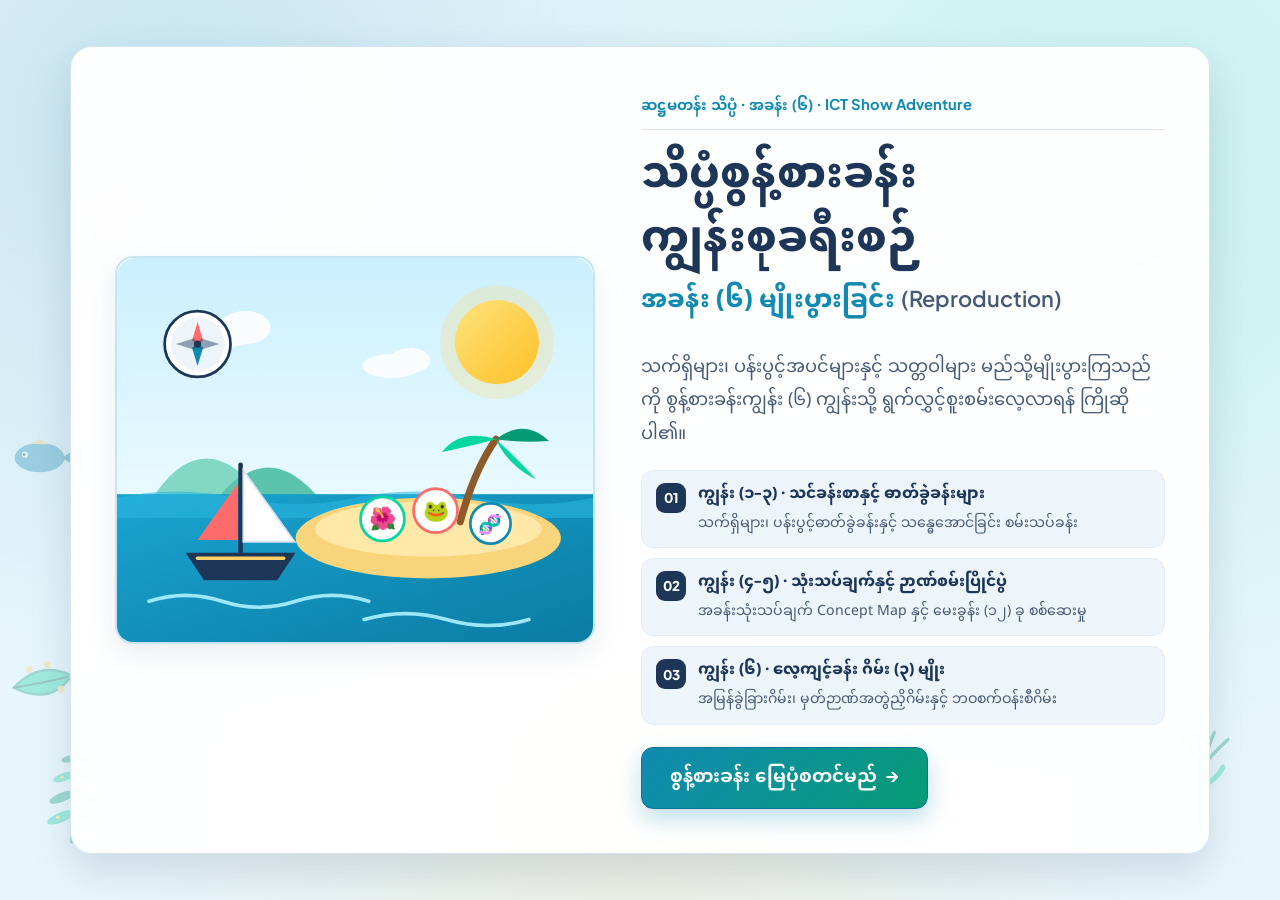
<file: index.html>
<!doctype html>
<html lang="my">
  <head>
    <meta charset="UTF-8" />
    <meta name="viewport" content="width=device-width, initial-scale=1.0, viewport-fit=cover" />
    <title>ကြိုဆိုပါ၏ — အခန်း (၆) မျိုးပွားခြင်း သိပ္ပံစွန့်စားခန်း</title>
    <meta
      name="description"
      content="Welcome to the Grade 6 Science Chapter 6 Reproduction Adventure — explore 6 interactive islands, science labs, 3 exercise games, and the 12-question quiz arena."
    />
    <meta property="og:title" content="အခန်း (၆) မျိုးပွားခြင်း — သိပ္ပံစွန့်စားခန်း" />
    <meta
      property="og:description"
      content="Welcome to the Grade 6 Science Chapter 6 Reproduction Adventure — explore 6 interactive islands, science labs, 3 exercise games, and the 12-question quiz arena."
    />
    <meta property="og:type" content="website" />
    <link rel="stylesheet" href="./style.css" />
  </head>
  <body data-page="welcome" class="welcome-page">
    <main class="welcome-shell">
      <section class="welcome-adv-card" aria-labelledby="welcome-title">
        <!-- Scenic Vector Adventure Archipelago Artwork -->
        <div class="welcome-art-col">
          <svg
            class="welcome-adv-svg"
            viewBox="0 0 520 420"
            role="img"
            aria-label="သိပ္ပံစွန့်စားခန်း ကျွန်းစုနှင့် ရွက်လှေသရုပ်ဖော်ပုံ"
          >
            <defs>
              <linearGradient id="advSky" x1="0%" y1="0%" x2="0%" y2="100%">
                <stop offset="0%" stop-color="#CBEFFF" />
                <stop offset="60%" stop-color="#E7FAFF" />
                <stop offset="100%" stop-color="#FFF5D6" />
              </linearGradient>
              <linearGradient id="advSea" x1="0%" y1="0%" x2="100%" y2="100%">
                <stop offset="0%" stop-color="#19A5D1" />
                <stop offset="100%" stop-color="#0B7BA3" />
              </linearGradient>
              <linearGradient id="advSun" x1="0%" y1="0%" x2="100%" y2="100%">
                <stop offset="0%" stop-color="#FFE680" />
                <stop offset="100%" stop-color="#FFB703" />
              </linearGradient>
            </defs>

            <!-- Sky -->
            <rect width="520" height="420" rx="20" fill="url(#advSky)" />

            <!-- Warm Sun -->
            <circle cx="415" cy="92" r="46" fill="url(#advSun)" opacity="0.95" />
            <circle cx="415" cy="92" r="62" fill="#FFD166" opacity="0.25" />

            <!-- Soft Floating Clouds -->
            <g class="adv-cloud" fill="#FFFFFF" opacity="0.9">
              <ellipse cx="115" cy="82" rx="38" ry="16" />
              <ellipse cx="140" cy="76" rx="28" ry="18" />
              <ellipse cx="92" cy="86" rx="24" ry="13" />
            </g>
            <g class="adv-cloud-slow" fill="#FFFFFF" opacity="0.85">
              <ellipse cx="300" cy="118" rx="32" ry="13" />
              <ellipse cx="320" cy="112" rx="22" ry="14" />
            </g>

            <!-- Distant Mountain Island -->
            <path d="M 35 268 Q 95 170 165 268 Z" fill="#82D8C2" />
            <path d="M 105 268 Q 165 190 225 268 Z" fill="#5CC4AC" />

            <!-- Ocean Surface -->
            <rect x="0" y="258" width="520" height="162" rx="0" fill="url(#advSea)" />
            <path d="M 0 262 Q 65 248 130 262 T 260 262 T 390 262 T 520 262 L 520 284 L 0 284 Z" fill="#2BB8E0" opacity="0.55" />

            <!-- Main Treasure Science Island -->
            <ellipse cx="340" cy="306" rx="145" ry="44" fill="#F8D47A" />
            <ellipse cx="340" cy="296" rx="124" ry="30" fill="#FFE8A8" />
            <!-- Palm & Leaf Silhouette -->
            <path d="M 375 288 Q 390 232 414 198" fill="none" stroke="#8C5A2B" stroke-width="8" stroke-linecap="round" />
            <path d="M 414 198 Q 375 186 355 212 Q 388 205 414 198 Z" fill="#06D6A0" />
            <path d="M 414 198 Q 445 174 472 200 Q 440 202 414 198 Z" fill="#049A73" />
            <path d="M 414 198 Q 438 220 458 242 Q 426 226 414 198 Z" fill="#06D6A0" />
            <!-- Island Landmarks -->
            <circle cx="290" cy="285" r="24" fill="#FFFFFF" stroke="#06D6A0" stroke-width="3" />
            <text x="290" y="293" text-anchor="middle" font-size="24">🌺</text>
            <circle cx="348" cy="276" r="24" fill="#FFFFFF" stroke="#FF6B6B" stroke-width="3" />
            <text x="348" y="284" text-anchor="middle" font-size="23">🐸</text>
            <circle cx="408" cy="290" r="22" fill="#FFFFFF" stroke="#118AB2" stroke-width="3" />
            <text x="408" y="298" text-anchor="middle" font-size="21">🧬</text>

            <!-- Explorer Sailboat -->
            <g class="adv-boat">
              <path d="M 75 322 L 195 322 L 175 352 L 95 352 Z" fill="#1D3557" />
              <path d="M 88 328 L 182 328" stroke="#FFD166" stroke-width="4" stroke-linecap="round" />
              <line x1="135" y1="226" x2="135" y2="322" stroke="#1D3557" stroke-width="5" stroke-linecap="round" />
              <path d="M 138 232 L 194 310 L 138 310 Z" fill="#FFFFFF" stroke="#D7E3F0" stroke-width="2" />
              <path d="M 132 246 L 88 308 L 132 308 Z" fill="#FF6B6B" />
            </g>

            <!-- Animated Compass Rose Badge -->
            <g transform="translate(88 94)">
              <circle cx="0" cy="0" r="36" fill="#FFFFFF" stroke="#1D3557" stroke-width="3" />
              <circle cx="0" cy="0" r="29" fill="#EDF4FA" />
              <polygon points="0,-24 6,-4 0,0 -6,-4" fill="#FF6B6B" />
              <polygon points="0,24 6,4 0,0 -6,4" fill="#118AB2" />
              <polygon points="24,0 4,6 0,0 4,-6" fill="#1D3557" opacity="0.45" />
              <polygon points="-24,0 -4,6 0,0 -4,-6" fill="#1D3557" opacity="0.45" />
              <circle cx="0" cy="0" r="4" fill="#1D3557" />
            </g>

            <!-- Ocean Waves Foreground -->
            <path d="M 35 375 Q 75 362 115 375 T 195 375 T 275 375" fill="none" stroke="#9EE6FA" stroke-width="4" stroke-linecap="round" />
            <path d="M 270 395 Q 315 382 360 395 T 450 395" fill="none" stroke="#9EE6FA" stroke-width="4" stroke-linecap="round" />
          </svg>
        </div>

        <!-- Adventure Expedition Welcome Copy & Single Primary Entry -->
        <div class="welcome-info-col">
          <div class="welcome-kicker">
            ဆဋ္ဌမတန်း သိပ္ပံ · အခန်း (၆) · <span class="en-term">ICT Show Adventure</span>
          </div>

          <h1 id="welcome-title" class="welcome-main-title">
            သိပ္ပံစွန့်စားခန်း ကျွန်းစုခရီးစဉ်
            <span class="welcome-sub-title">အခန်း (၆) မျိုးပွားခြင်း <span class="en-inline-muted">(Reproduction)</span></span>
          </h1>

          <p class="hero-lead">
            သက်ရှိများ၊ ပန်းပွင့်အပင်များနှင့် သတ္တဝါများ မည်သို့မျိုးပွားကြသည်ကို
            စွန့်စားခန်းကျွန်း (၆) ကျွန်းသို့ ရွက်လွှင့်စူးစမ်းလေ့လာရန် ကြိုဆိုပါ၏။
          </p>

          <ul class="welcome-highlights">
            <li class="welcome-step">
              <span class="welcome-step-num">01</span>
              <div class="welcome-step-body">
                <span class="welcome-step-title">ကျွန်း (၁–၃) · သင်ခန်းစာနှင့် ဓာတ်ခွဲခန်းများ</span>
                <span class="welcome-step-desc">သက်ရှိများ၊ ပန်းပွင့်ဓာတ်ခွဲခန်းနှင့် သန္ဓေအောင်ခြင်း စမ်းသပ်ခန်း</span>
              </div>
            </li>
            <li class="welcome-step">
              <span class="welcome-step-num">02</span>
              <div class="welcome-step-body">
                <span class="welcome-step-title">ကျွန်း (၄–၅) · သုံးသပ်ချက်နှင့် ဉာဏ်စမ်းပြိုင်ပွဲ</span>
                <span class="welcome-step-desc">အခန်းသုံးသပ်ချက် Concept Map နှင့် မေးခွန်း (၁၂) ခု စစ်ဆေးမှု</span>
              </div>
            </li>
            <li class="welcome-step">
              <span class="welcome-step-num">03</span>
              <div class="welcome-step-body">
                <span class="welcome-step-title">ကျွန်း (၆) · လေ့ကျင့်ခန်း ဂိမ်း (၃) မျိုး</span>
                <span class="welcome-step-desc">အမြန်ခွဲခြားဂိမ်း၊ မှတ်ဉာဏ်အတွဲညှိဂိမ်းနှင့် ဘဝစက်ဝန်းစီဂိမ်း</span>
              </div>
            </li>
          </ul>

          <div class="welcome-actions">
            <a href="./map.html" class="btn btn-adventure-start welcome-enter-btn">
              စွန့်စားခန်း မြေပုံစတင်မည် <span aria-hidden="true">→</span>
            </a>
          </div>
        </div>
      </section>
    </main>
    <script defer src="./app.js"></script>
  </body>
</html>
</file>
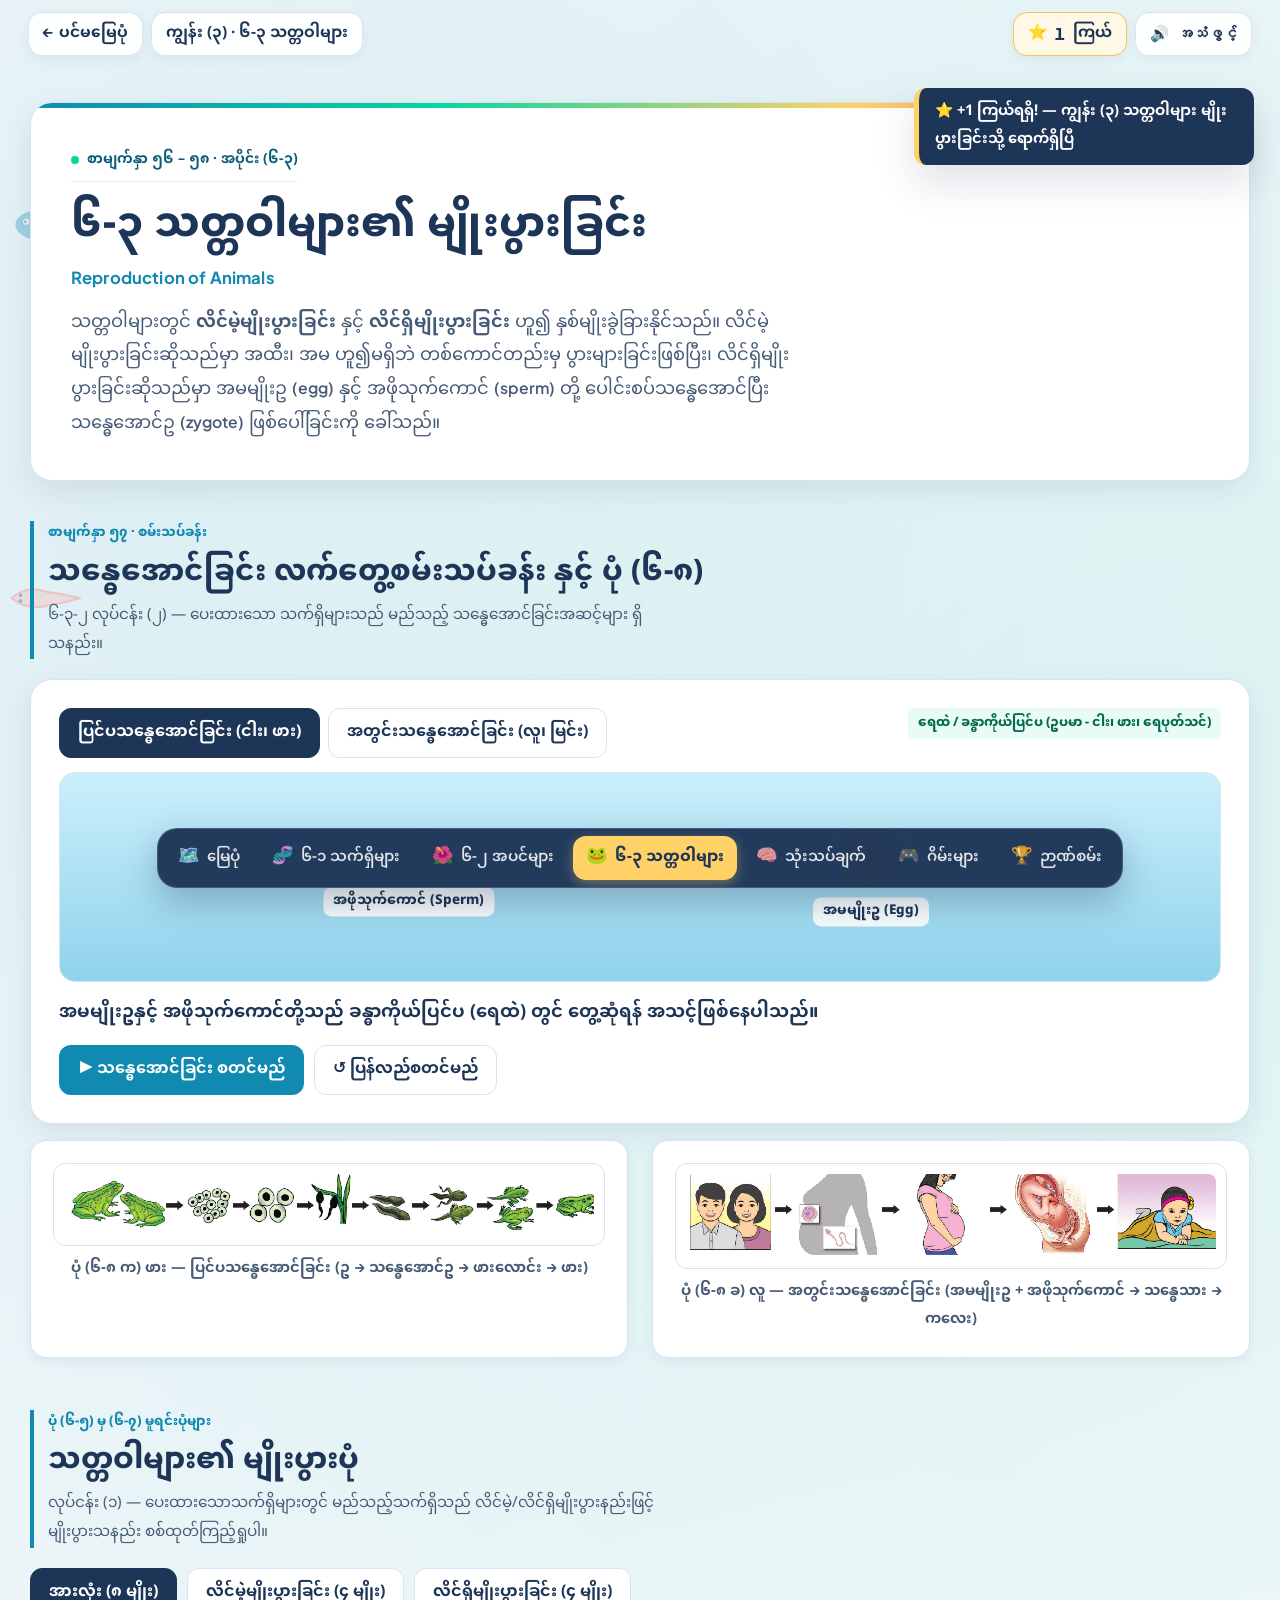
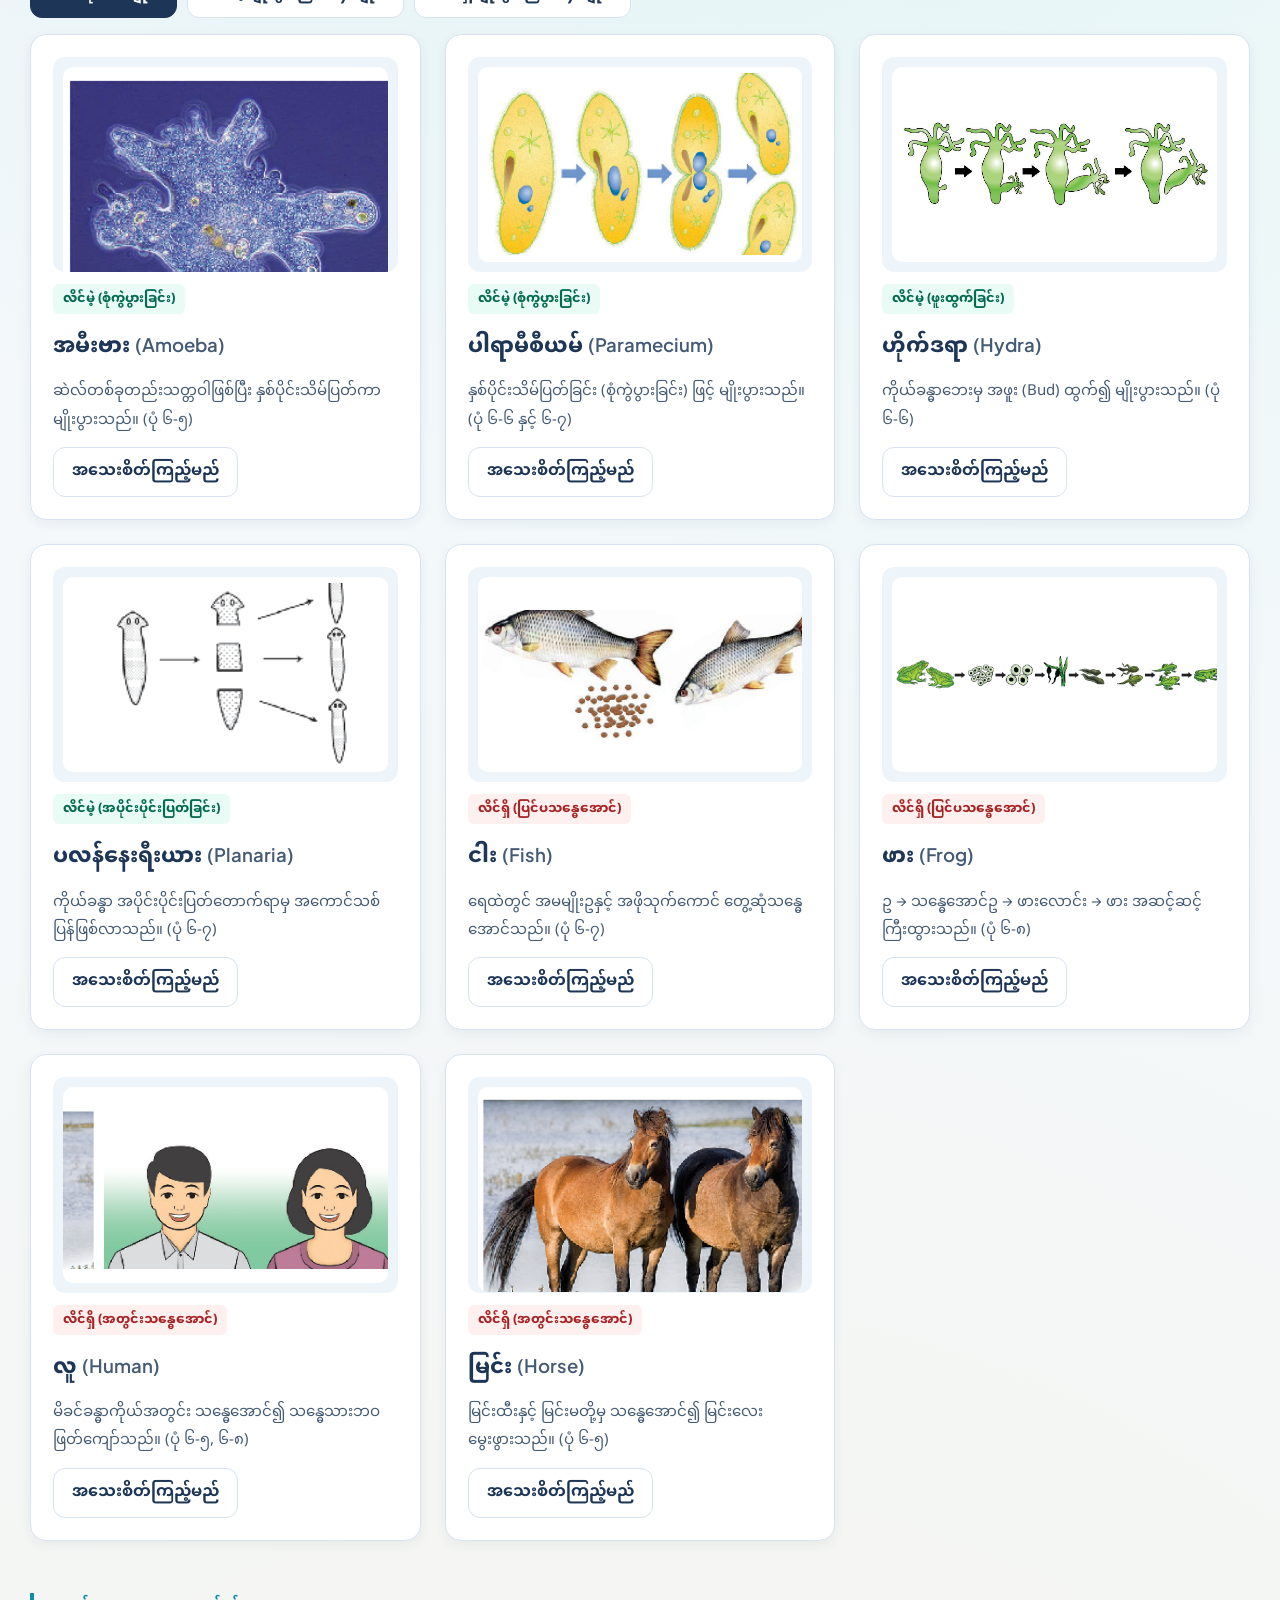
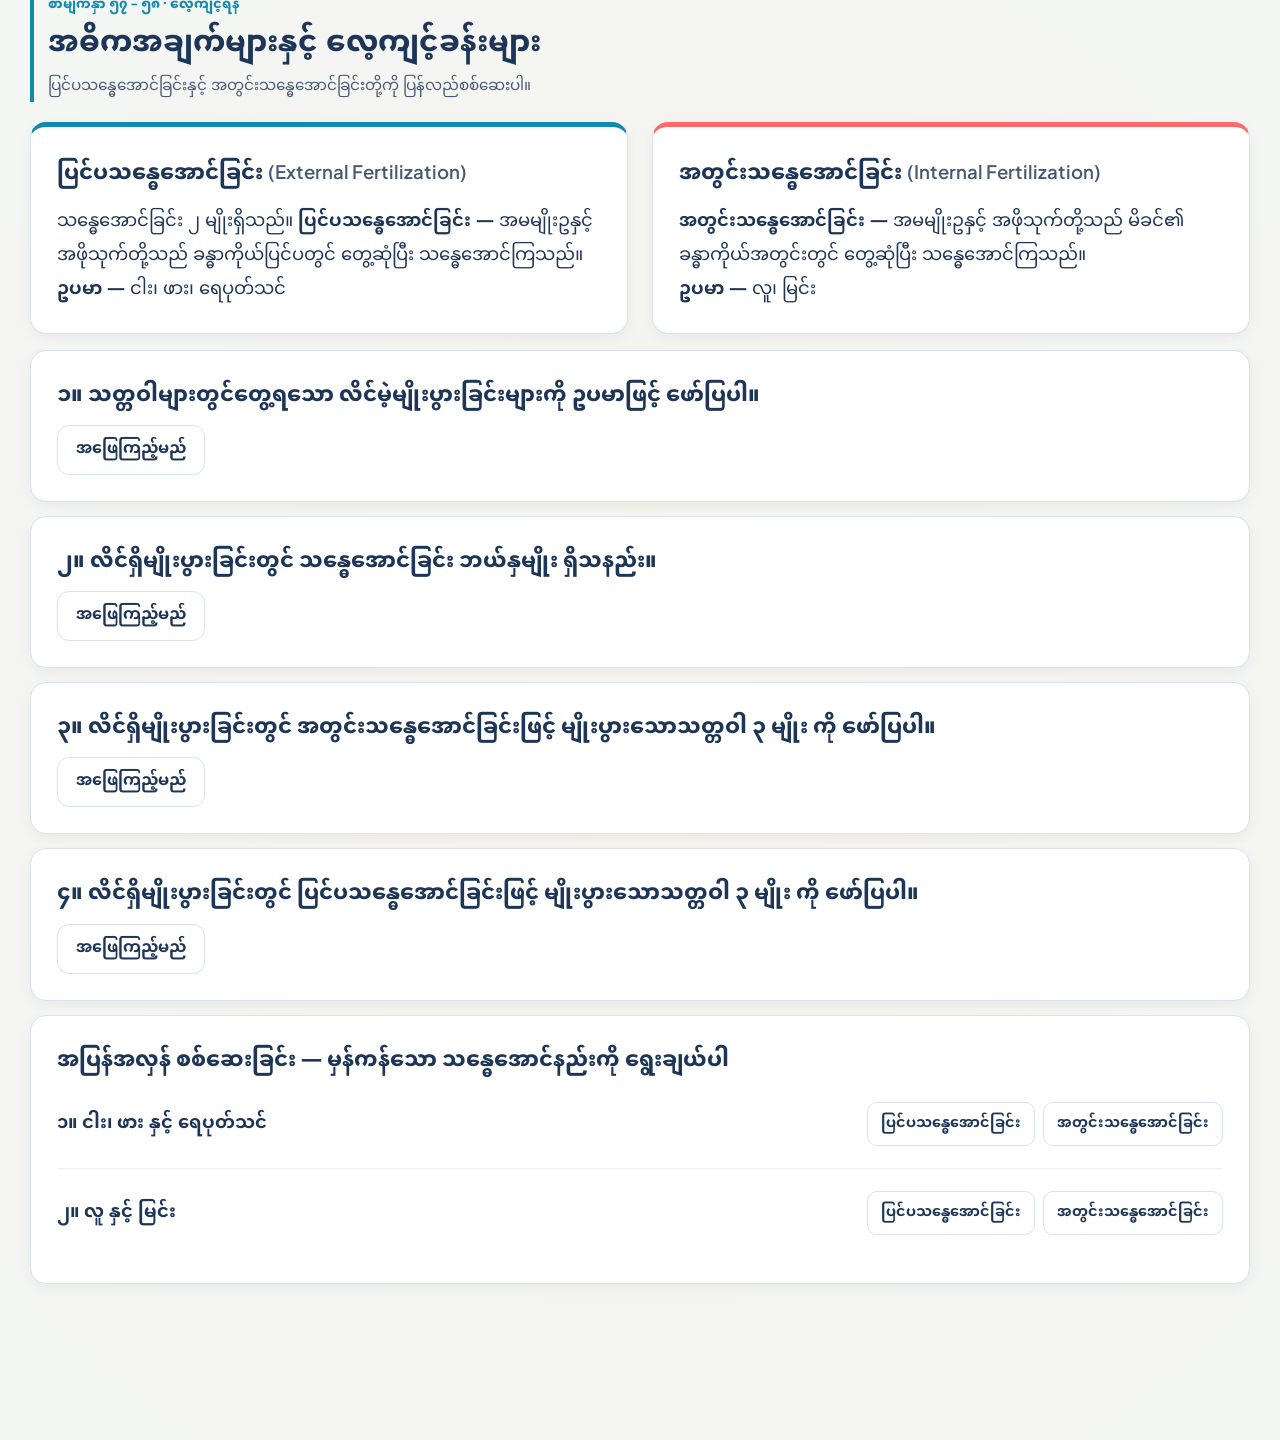
<file: animals.html>
<!doctype html>
<html lang="my">
  <head>
    <meta charset="UTF-8" />
    <meta name="viewport" content="width=device-width, initial-scale=1.0, viewport-fit=cover" />
    <title>၆-၃ သတ္တဝါများ မျိုးပွားခြင်း — အခန်း (၆)</title>
    <meta name="description" content="Grade 6 Science Chapter 6 Section 6-3 Animal Reproduction, Figures 6-5 to 6-8 textbook diagrams, Fertilization Simulator, and Page 58 Exercises." />
    <link rel="stylesheet" href="./style.css" />
  </head>
  <body data-page="animals">
    <!-- Floating Corner HUD -->
    <div class="hud-overlay">
      <div class="hud-inner">
        <div class="hud-group">
          <a href="./map.html" class="hud-badge">← ပင်မမြေပုံ</a>
          <div class="hud-badge">ကျွန်း (၃) · ၆-၃ သတ္တဝါများ</div>
        </div>
        <div class="hud-group">
          <div class="hud-badge hud-badge--stars">
            <span aria-hidden="true">⭐</span>
            <span id="hud-star-count" class="hud-star-count">0</span>
            <span>ကြယ်</span>
          </div>
          <button type="button" id="hud-sound-toggle" class="hud-badge hud-badge--sound" aria-pressed="false">
            <span class="sound-icon" aria-hidden="true">🔊</span>
            <span class="sound-label">အသံဖွင့်</span>
          </button>
        </div>
      </div>
    </div>

    <main class="page-shell">
      <section class="hero-card">
        <span class="chapter-tag">စာမျက်နှာ ၅၆ – ၅၈ · အပိုင်း (၆-၃)</span>
        <h1>
          ၆-၃ သတ္တဝါများ၏ မျိုးပွားခြင်း
          <span class="en-sub">Reproduction of Animals</span>
        </h1>
        <p class="hero-lead">
          သတ္တဝါများတွင် <strong>လိင်မဲ့မျိုးပွားခြင်း</strong> နှင့် <strong>လိင်ရှိမျိုးပွားခြင်း</strong> ဟူ၍ နှစ်မျိုးခွဲခြားနိုင်သည်။
          လိင်မဲ့မျိုးပွားခြင်းဆိုသည်မှာ အထီး၊ အမ ဟူ၍မရှိဘဲ တစ်ကောင်တည်းမှ ပွားများခြင်းဖြစ်ပြီး၊ လိင်ရှိမျိုးပွားခြင်းဆိုသည်မှာ
          အမမျိုးဥ <span class="en-inline-muted">(egg)</span> နှင့် အဖိုသုက်ကောင် <span class="en-inline-muted">(sperm)</span> တို့ ပေါင်းစပ်သန္ဓေအောင်ပြီး
          သန္ဓေအောင်ဥ <span class="en-inline-muted">(zygote)</span> ဖြစ်ပေါ်ခြင်းကို ခေါ်သည်။
        </p>
      </section>

      <!-- Interactive Fertilization Simulator + Figure 6-8 Stage Diagrams -->
      <section class="section-block" aria-labelledby="fert-heading">
        <div class="section-header">
          <div>
            <span class="section-kicker">စာမျက်နှာ ၅၇ · စမ်းသပ်ခန်း</span>
            <h2 id="fert-heading">သန္ဓေအောင်ခြင်း လက်တွေ့စမ်းသပ်ခန်း နှင့် ပုံ (၆-၈)</h2>
            <p class="section-sub">
              ၆-၃-၂ လုပ်ငန်း (၂) — ပေးထားသော သက်ရှိများသည် မည်သည့် သန္ဓေအောင်ခြင်းအဆင့်များ ရှိသနည်း။
            </p>
          </div>
        </div>

        <div class="fert-sim-box">
          <div style="display:flex; flex-wrap:wrap; align-items:center; justify-content:space-between; gap:10px;">
            <div class="classify-choices" role="group" aria-label="သန္ဓေအောင်ခြင်း အမျိုးအစားရွေးရန်">
              <button type="button" class="btn btn-outline is-active" data-fert-mode="external">
                ပြင်ပသန္ဓေအောင်ခြင်း (ငါး၊ ဖား)
              </button>
              <button type="button" class="btn btn-outline" data-fert-mode="internal">
                အတွင်းသန္ဓေအောင်ခြင်း (လူ၊ မြင်း)
              </button>
            </div>
            <div id="fert-env-label" class="type-label type-label--asexual">
              ရေထဲ / ခန္ဓာကိုယ်ပြင်ပ (ဥပမာ - ငါး၊ ဖား၊ ရေပုတ်သင်)
            </div>
          </div>

          <div id="fert-stage" class="fert-stage fert-stage--external">
            <div class="gamete-track">
              <div class="gamete-actor gamete-actor--sperm">
                <svg width="78" height="44" viewBox="0 0 78 44" aria-hidden="true">
                  <path d="M8 22 Q20 12 30 22 T48 22" fill="none" stroke="#1D3557" stroke-width="3.5" stroke-linecap="round" />
                  <ellipse cx="58" cy="22" rx="13" ry="9" fill="#118AB2" stroke="#1D3557" stroke-width="2.5" />
                  <circle cx="60" cy="22" r="4" fill="#FFFFFF" />
                </svg>
                <span class="gamete-label">အဖိုသုက်ကောင် (Sperm)</span>
              </div>

              <div class="gamete-actor gamete-actor--egg">
                <svg width="64" height="64" viewBox="0 0 64 64" aria-hidden="true">
                  <circle cx="32" cy="32" r="26" fill="#FFD166" stroke="#B87D00" stroke-width="3" />
                  <circle cx="32" cy="32" r="11" fill="#FF6B6B" />
                </svg>
                <span class="gamete-label">အမမျိုးဥ (Egg)</span>
              </div>

              <div class="zygote-result">
                <svg width="82" height="82" viewBox="0 0 82 82" aria-hidden="true">
                  <circle cx="41" cy="41" r="34" fill="#06D6A0" stroke="#046B50" stroke-width="3.5" />
                  <circle cx="33" cy="38" r="10" fill="#FF6B6B" />
                  <circle cx="49" cy="42" r="10" fill="#118AB2" />
                </svg>
                <span class="gamete-label" style="background:#FFF8E6; border:1.5px solid #E0A526;">
                  သန္ဓေအောင်ဥ (Zygote)
                </span>
                <span id="fert-zygote-sub" class="gamete-label">သန္ဓေအောင်ဥ → ဖားလောင်း → ဖား / ငါး</span>
              </div>
            </div>
          </div>

          <p id="fert-caption" style="font-weight:700;">
            အမမျိုးဥနှင့် အဖိုသုက်ကောင်တို့သည် ခန္ဓာကိုယ်ပြင်ပ (ရေထဲ) တွင် တွေ့ဆုံရန် အသင့်ဖြစ်နေပါသည်။
          </p>

          <div style="display:flex; flex-wrap:wrap; gap:10px;">
            <button type="button" id="btn-run-fert" class="btn btn-primary">▶ သန္ဓေအောင်ခြင်း စတင်မည်</button>
            <button type="button" id="btn-reset-fert" class="btn btn-outline">↺ ပြန်လည်စတင်မည်</button>
          </div>
        </div>

        <!-- Real Textbook Figure 6-8 Diagrams -->
        <div class="card-grid--two mt-2">
          <div class="figure-card">
            <div class="figure-frame">
              <img src="./images/ch6/fig6-8-frog.png" alt="ပုံ (၆-၈) ဖား၏ ပြင်ပသန္ဓေအောင်ခြင်း အဆင့်ဆင့်" loading="lazy" />
            </div>
            <p class="figure-caption">ပုံ (၆-၈ က) ဖား — ပြင်ပသန္ဓေအောင်ခြင်း (ဥ → သန္ဓေအောင်ဥ → ဖားလောင်း → ဖား)</p>
          </div>
          <div class="figure-card">
            <div class="figure-frame">
              <img src="./images/ch6/fig6-8-human.png" alt="ပုံ (၆-၈) လူ၏ အတွင်းသန္ဓေအောင်ခြင်း အဆင့်ဆင့်" loading="lazy" />
            </div>
            <p class="figure-caption">ပုံ (၆-၈ ခ) လူ — အတွင်းသန္ဓေအောင်ခြင်း (အမမျိုးဥ + အဖိုသုက်ကောင် → သန္ဓေသား → ကလေး)</p>
          </div>
        </div>
      </section>

      <!-- Filterable Animal Cards with Authentic Textbook Photos/Diagrams -->
      <section class="section-block" aria-labelledby="animals-grid-heading">
        <div class="section-header">
          <div>
            <span class="section-kicker">ပုံ (၆-၅) မှ (၆-၇) မူရင်းပုံများ</span>
            <h2 id="animals-grid-heading">သတ္တဝါများ၏ မျိုးပွားပုံ</h2>
            <p class="section-sub">
              လုပ်ငန်း (၁) — ပေးထားသောသက်ရှိများတွင် မည်သည့်သက်ရှိသည် လိင်မဲ့/လိင်ရှိမျိုးပွားနည်းဖြင့် မျိုးပွားသနည်း စစ်ထုတ်ကြည့်ရှုပါ။
            </p>
          </div>
        </div>

        <div class="filter-bar" role="group" aria-label="မျိုးပွားနည်းအလိုက် စစ်ထုတ်ရန်">
          <button type="button" class="btn btn-outline is-active" data-animal-filter="all">အားလုံး (၈ မျိုး)</button>
          <button type="button" class="btn btn-outline" data-animal-filter="asexual">လိင်မဲ့မျိုးပွားခြင်း (၄ မျိုး)</button>
          <button type="button" class="btn btn-outline" data-animal-filter="sexual">လိင်ရှိမျိုးပွားခြင်း (၄ မျိုး)</button>
        </div>

        <div class="card-grid">
          <article class="specimen-card animal-card" data-repro-type="asexual">
            <div class="specimen-visual">
              <img class="specimen-photo" src="./images/ch6/fig6-5-amoeba.png" alt="ပုံ ၆-၅ အမီးဗား" loading="lazy" />
            </div>
            <span class="type-label type-label--asexual">လိင်မဲ့ (စုံကွဲပွားခြင်း)</span>
            <h3>အမီးဗား <span class="en-inline-muted">(Amoeba)</span></h3>
            <p class="muted-text">ဆဲလ်တစ်ခုတည်းသတ္တဝါဖြစ်ပြီး နှစ်ပိုင်းသိမ်ပြတ်ကာ မျိုးပွားသည်။ (ပုံ ၆-၅)</p>
            <button type="button" class="btn btn-outline" data-reveal-target="ani-amoeba" data-discovery-id="ani_amoeba" data-discovery-msg="အမီးဗား စုံကွဲပွားပုံ" aria-expanded="false">
              အသေးစိတ်ကြည့်မည်
            </button>
            <div id="ani-amoeba" class="reveal-box" hidden>
              မိခင်အမီးဗားဆဲလ်တစ်ခုသည် အလယ်မှ နှစ်ခြမ်းကွဲထွက်၍ <strong>အမီးဗားအသစ် (၂) ကောင်</strong> ဖြစ်ပေါ်လာသည်။
            </div>
          </article>

          <article class="specimen-card animal-card" data-repro-type="asexual">
            <div class="specimen-visual">
              <img class="specimen-photo specimen-photo--contain" src="./images/ch6/fig6-6-paramecium.png" alt="ပုံ ၆-၆ ပါရာမီစီယမ် စုံကွဲပွားခြင်း" loading="lazy" />
            </div>
            <span class="type-label type-label--asexual">လိင်မဲ့ (စုံကွဲပွားခြင်း)</span>
            <h3>ပါရာမီစီယမ် <span class="en-inline-muted">(Paramecium)</span></h3>
            <p class="muted-text">နှစ်ပိုင်းသိမ်ပြတ်ခြင်း (စုံကွဲပွားခြင်း) ဖြင့် မျိုးပွားသည်။ (ပုံ ၆-၆ နှင့် ၆-၇)</p>
            <button type="button" class="btn btn-outline" data-reveal-target="ani-para" data-discovery-id="ani_para" data-discovery-msg="ပါရာမီစီယမ် စုံကွဲပွားပုံ" aria-expanded="false">
              အသေးစိတ်ကြည့်မည်
            </button>
            <div id="ani-para" class="reveal-box" hidden>
              ဖိနပ်ပုံသဏ္ဌာန် ဆဲလ်တစ်ခုတည်းသတ္တဝါဖြစ်ပြီး ကန့်လန့်ဖြတ် နှစ်ပိုင်းသိမ်ပြတ်ခြင်းဖြင့် အကောင်သစ် (၂) ကောင် ဖြစ်လာသည်။
            </div>
          </article>

          <article class="specimen-card animal-card" data-repro-type="asexual">
            <div class="specimen-visual">
              <img class="specimen-photo specimen-photo--contain" src="./images/ch6/fig6-6-hydra.png" alt="ပုံ ၆-၆ ဟိုက်ဒရာ ဖူးထွက်ခြင်း" loading="lazy" />
            </div>
            <span class="type-label type-label--asexual">လိင်မဲ့ (ဖူးထွက်ခြင်း)</span>
            <h3>ဟိုက်ဒရာ <span class="en-inline-muted">(Hydra)</span></h3>
            <p class="muted-text">ကိုယ်ခန္ဓာဘေးမှ အဖူး (Bud) ထွက်၍ မျိုးပွားသည်။ (ပုံ ၆-၆)</p>
            <button type="button" class="btn btn-outline" data-reveal-target="ani-hydra" data-discovery-id="ani_hydra" data-discovery-msg="ဟိုက်ဒရာ ဖူးထွက်မျိုးပွားပုံ" aria-expanded="false">
              အသေးစိတ်ကြည့်မည်
            </button>
            <div id="ani-hydra" class="reveal-box" hidden>
              မိခင်ဟိုက်ဒရာ၏ ခန္ဓာကိုယ်မှ အဖူးသစ်ကြီးထွားလာပြီး ရင့်မှည့်သောအခါ ခွာထွက်၍ သီးခြားအကောင်သစ် ဖြစ်လာသည်။
            </div>
          </article>

          <article class="specimen-card animal-card" data-repro-type="asexual">
            <div class="specimen-visual">
              <img class="specimen-photo specimen-photo--contain" src="./images/ch6/fig6-7-planaria.png" alt="ပုံ ၆-၇ ပလန်နေးရီးယား အပိုင်းပိုင်းပြတ်ခြင်း" loading="lazy" />
            </div>
            <span class="type-label type-label--asexual">လိင်မဲ့ (အပိုင်းပိုင်းပြတ်ခြင်း)</span>
            <h3>ပလန်နေးရီးယား <span class="en-inline-muted">(Planaria)</span></h3>
            <p class="muted-text">ကိုယ်ခန္ဓာ အပိုင်းပိုင်းပြတ်တောက်ရာမှ အကောင်သစ်ပြန်ဖြစ်လာသည်။ (ပုံ ၆-၇)</p>
            <button type="button" class="btn btn-outline" data-reveal-target="ani-planaria" data-discovery-id="ani_planaria" data-discovery-msg="ပလန်နေးရီးယား အပိုင်းပိုင်းပြတ်ခြင်း" aria-expanded="false">
              အသေးစိတ်ကြည့်မည်
            </button>
            <div id="ani-planaria" class="reveal-box" hidden>
              ပလန်နေးရီးယား၏ ခန္ဓာကိုယ် ပြတ်တောက်သွားသော အပိုင်းတစ်ခုစီတိုင်းသည် လိုအပ်သောအစိတ်အပိုင်းများ ပြန်လည်ကြီးထွား၍ အကောင်သစ်များ ဖြစ်လာသည်။
            </div>
          </article>

          <article class="specimen-card animal-card" data-repro-type="sexual">
            <div class="specimen-visual">
              <img class="specimen-photo specimen-photo--contain" src="./images/ch6/fig6-7-fish.png" alt="ပုံ ၆-၇ ငါး" loading="lazy" />
            </div>
            <span class="type-label type-label--sexual">လိင်ရှိ (ပြင်ပသန္ဓေအောင်)</span>
            <h3>ငါး <span class="en-inline-muted">(Fish)</span></h3>
            <p class="muted-text">ရေထဲတွင် အမမျိုးဥနှင့် အဖိုသုက်ကောင် တွေ့ဆုံသန္ဓေအောင်သည်။ (ပုံ ၆-၇)</p>
            <button type="button" class="btn btn-outline" data-reveal-target="ani-fish" data-discovery-id="ani_fish" data-discovery-msg="ငါး ပြင်ပသန္ဓေအောင်ပုံ" aria-expanded="false">
              အသေးစိတ်ကြည့်မည်
            </button>
            <div id="ani-fish" class="reveal-box" hidden>
              ငါးမဥချထားသော ဥများပေါ်သို့ ငါးထီးက သုက်ကောင်များ ထုတ်လွှတ်ပေးပြီး ရေထဲ၌ <strong>ပြင်ပသန္ဓေအောင်ခြင်း</strong> ဖြစ်ပေါ်သည်။
            </div>
          </article>

          <article class="specimen-card animal-card" data-repro-type="sexual">
            <div class="specimen-visual">
              <img class="specimen-photo specimen-photo--contain" src="./images/ch6/fig6-8-frog.png" alt="ပုံ ၆-၈ ဖား" loading="lazy" />
            </div>
            <span class="type-label type-label--sexual">လိင်ရှိ (ပြင်ပသန္ဓေအောင်)</span>
            <h3>ဖား <span class="en-inline-muted">(Frog)</span></h3>
            <p class="muted-text">ဥ → သန္ဓေအောင်ဥ → ဖားလောင်း → ဖား အဆင့်ဆင့်ကြီးထွားသည်။ (ပုံ ၆-၈)</p>
            <button type="button" class="btn btn-outline" data-reveal-target="ani-frog" data-discovery-id="ani_frog" data-discovery-msg="ဖား ပြင်ပသန္ဓေအောင်ပုံ" aria-expanded="false">
              အသေးစိတ်ကြည့်မည်
            </button>
            <div id="ani-frog" class="reveal-box" hidden>
              ရေထဲတွင် ပြင်ပသန္ဓေအောင်၍ ဖြစ်လာသော <strong>သန္ဓေအောင်ဥ</strong> မှ <strong>ဖားလောင်း (Tadpole)</strong> ပေါက်ဖွားပြီးနောက် အရွယ်ရောက်ဖား ဖြစ်လာသည်။
            </div>
          </article>

          <article class="specimen-card animal-card" data-repro-type="sexual">
            <div class="specimen-visual">
              <img class="specimen-photo specimen-photo--contain" src="./images/ch6/fig6-5-human.png" alt="ပုံ ၆-၅ လူ" loading="lazy" />
            </div>
            <span class="type-label type-label--sexual">လိင်ရှိ (အတွင်းသန္ဓေအောင်)</span>
            <h3>လူ <span class="en-inline-muted">(Human)</span></h3>
            <p class="muted-text">မိခင်ခန္ဓာကိုယ်အတွင်း သန္ဓေအောင်၍ သန္ဓေသားဘဝ ဖြတ်ကျော်သည်။ (ပုံ ၆-၅, ၆-၈)</p>
            <button type="button" class="btn btn-outline" data-reveal-target="ani-human" data-discovery-id="ani_human" data-discovery-msg="လူ အတွင်းသန္ဓေအောင်ပုံ" aria-expanded="false">
              အသေးစိတ်ကြည့်မည်
            </button>
            <div id="ani-human" class="reveal-box" hidden>
              အမမျိုးဥနှင့် အဖိုသုက်ကောင်တို့သည် မိခင်ကိုယ်တွင်း၌ <strong>အတွင်းသန္ဓေအောင်ခြင်း</strong> ဖြစ်ပေါ်ပြီး သန္ဓေသားမှ ကလေးငယ်မွေးဖွားလာသည်။
            </div>
          </article>

          <article class="specimen-card animal-card" data-repro-type="sexual">
            <div class="specimen-visual">
              <img class="specimen-photo" src="./images/ch6/fig6-5-horse.png" alt="ပုံ ၆-၅ မြင်း" loading="lazy" />
            </div>
            <span class="type-label type-label--sexual">လိင်ရှိ (အတွင်းသန္ဓေအောင်)</span>
            <h3>မြင်း <span class="en-inline-muted">(Horse)</span></h3>
            <p class="muted-text">မြင်းထီးနှင့် မြင်းမတို့မှ သန္ဓေအောင်၍ မြင်းလေးမွေးဖွားသည်။ (ပုံ ၆-၅)</p>
            <button type="button" class="btn btn-outline" data-reveal-target="ani-horse" data-discovery-id="ani_horse" data-discovery-msg="မြင်း အတွင်းသန္ဓေအောင်ပုံ" aria-expanded="false">
              အသေးစိတ်ကြည့်မည်
            </button>
            <div id="ani-horse" class="reveal-box" hidden>
              မိခင်၏ ခန္ဓာကိုယ်အတွင်း၌ သန္ဓေအောင်ပြီး သန္ဓေသားဘဝ ဖွံ့ဖြိုးကြီးထွားကာ မြင်းလေးအဖြစ် မွေးဖွားပေးသည်။
            </div>
          </article>
        </div>
      </section>

      <!-- Key Concepts & ALL 4 Page 58 Exercises -->
      <section class="section-block" aria-labelledby="ex58-heading">
        <div class="section-header">
          <div>
            <span class="section-kicker">စာမျက်နှာ ၅၇ – ၅၈ · လေ့ကျင့်ရန်</span>
            <h2 id="ex58-heading">အဓိကအချက်များနှင့် လေ့ကျင့်ခန်းများ</h2>
            <p class="section-sub">ပြင်ပသန္ဓေအောင်ခြင်းနှင့် အတွင်းသန္ဓေအောင်ခြင်းတို့ကို ပြန်လည်စစ်ဆေးပါ။</p>
          </div>
        </div>

        <div class="card-grid--two">
          <div class="surface-card surface-card--top-ocean">
            <h3>ပြင်ပသန္ဓေအောင်ခြင်း <span class="en-inline-muted">(External Fertilization)</span></h3>
            <p style="margin-bottom:0;">
              သန္ဓေအောင်ခြင်း ၂ မျိုးရှိသည်။ <strong>ပြင်ပသန္ဓေအောင်ခြင်း —</strong> အမမျိုးဥနှင့် အဖိုသုက်တို့သည် ခန္ဓာကိုယ်ပြင်ပတွင် တွေ့ဆုံပြီး သန္ဓေအောင်ကြသည်။<br />
              <strong>ဥပမာ —</strong> ငါး၊ ဖား၊ ရေပုတ်သင်
            </p>
          </div>
          <div class="surface-card surface-card--top-coral">
            <h3>အတွင်းသန္ဓေအောင်ခြင်း <span class="en-inline-muted">(Internal Fertilization)</span></h3>
            <p style="margin-bottom:0;">
              <strong>အတွင်းသန္ဓေအောင်ခြင်း —</strong> အမမျိုးဥနှင့် အဖိုသုက်တို့သည် မိခင်၏ ခန္ဓာကိုယ်အတွင်းတွင် တွေ့ဆုံပြီး သန္ဓေအောင်ကြသည်။<br />
              <strong>ဥပမာ —</strong> လူ၊ မြင်း
            </p>
          </div>
        </div>

        <div class="exercise-list mt-2">
          <div class="exercise-card">
            <h3>၁။ သတ္တဝါများတွင်တွေ့ရသော လိင်မဲ့မျိုးပွားခြင်းများကို ဥပမာဖြင့် ဖော်ပြပါ။</h3>
            <button type="button" class="btn btn-outline" data-reveal-target="ex58-q1" data-discovery-id="ex58_q1" data-discovery-msg="စာမျက်နှာ ၅၈ လေ့ကျင့်ခန်း (၁)" aria-expanded="false">
              အဖြေကြည့်မည်
            </button>
            <div id="ex58-q1" class="reveal-box" hidden>
              ၁။ <strong>ဖူးထွက်ခြင်း (Budding) —</strong> ဟိုက်ဒရာ<br />
              ၂။ <strong>စုံကွဲပွားခြင်း / နှစ်ပိုင်းသိမ်ပြတ်ခြင်း (Binary Fission) —</strong> အမီးဗား၊ ပါရာမီစီယမ်<br />
              ၃။ <strong>အပိုင်းပိုင်းပြတ်ခြင်း (Fragmentation) —</strong> ပလန်နေးရီးယား
            </div>
          </div>

          <div class="exercise-card">
            <h3>၂။ လိင်ရှိမျိုးပွားခြင်းတွင် သန္ဓေအောင်ခြင်း ဘယ်နှမျိုး ရှိသနည်း။</h3>
            <button type="button" class="btn btn-outline" data-reveal-target="ex58-q2" data-discovery-id="ex58_q2" data-discovery-msg="စာမျက်နှာ ၅၈ လေ့ကျင့်ခန်း (၂)" aria-expanded="false">
              အဖြေကြည့်မည်
            </button>
            <div id="ex58-q2" class="reveal-box" hidden>
              သန္ဓေအောင်ခြင်း <strong>၂ မျိုး</strong> ရှိပါသည်။ ၎င်းတို့မှာ <strong>(၁) ပြင်ပသန္ဓေအောင်ခြင်း</strong> နှင့် <strong>(၂) အတွင်းသန္ဓေအောင်ခြင်း</strong> တို့ဖြစ်သည်။
            </div>
          </div>

          <div class="exercise-card">
            <h3>၃။ လိင်ရှိမျိုးပွားခြင်းတွင် အတွင်းသန္ဓေအောင်ခြင်းဖြင့် မျိုးပွားသောသတ္တဝါ ၃ မျိုး ကို ဖော်ပြပါ။</h3>
            <button type="button" class="btn btn-outline" data-reveal-target="ex58-q3" data-discovery-id="ex58_q3" data-discovery-msg="စာမျက်နှာ ၅၈ လေ့ကျင့်ခန်း (၃)" aria-expanded="false">
              အဖြေကြည့်မည်
            </button>
            <div id="ex58-q3" class="reveal-box" hidden>
              လူ၊ မြင်း၊ ပန်ဒါဝက်ဝံ (သို့မဟုတ် ခွေး၊ ကြောင်၊ နွား)
            </div>
          </div>

          <div class="exercise-card">
            <h3>၄။ လိင်ရှိမျိုးပွားခြင်းတွင် ပြင်ပသန္ဓေအောင်ခြင်းဖြင့် မျိုးပွားသောသတ္တဝါ ၃ မျိုး ကို ဖော်ပြပါ။</h3>
            <button type="button" class="btn btn-outline" data-reveal-target="ex58-q4" data-discovery-id="ex58_q4" data-discovery-msg="စာမျက်နှာ ၅၈ လေ့ကျင့်ခန်း (၄)" aria-expanded="false">
              အဖြေကြည့်မည်
            </button>
            <div id="ex58-q4" class="reveal-box" hidden>
              ငါး၊ ဖား၊ ရေပုတ်သင်
            </div>
          </div>

          <div class="exercise-card">
            <h3>အပြန်အလှန် စစ်ဆေးခြင်း — မှန်ကန်သော သန္ဓေအောင်နည်းကို ရွေးချယ်ပါ</h3>
            <div class="classify-row" data-answer="external" data-discovery-id="ex58_frog">
              <div><strong>၁။ ငါး၊ ဖား နှင့် ရေပုတ်သင်</strong></div>
              <div class="classify-choices">
                <button type="button" class="choice-chip" data-choice="external">ပြင်ပသန္ဓေအောင်ခြင်း</button>
                <button type="button" class="choice-chip" data-choice="internal">အတွင်းသန္ဓေအောင်ခြင်း</button>
              </div>
              <div class="classify-feedback" style="width:100%; font-weight:700;"></div>
            </div>

            <div class="classify-row" data-answer="internal" data-discovery-id="ex58_horse">
              <div><strong>၂။ လူ နှင့် မြင်း</strong></div>
              <div class="classify-choices">
                <button type="button" class="choice-chip" data-choice="external">ပြင်ပသန္ဓေအောင်ခြင်း</button>
                <button type="button" class="choice-chip" data-choice="internal">အတွင်းသန္ဓေအောင်ခြင်း</button>
              </div>
              <div class="classify-feedback" style="width:100%; font-weight:700;"></div>
            </div>
          </div>
        </div>
      </section>
    </main>

    <!-- Floating Bottom Dock -->
    <div class="bottom-dock-wrap">
      <nav class="bottom-dock" aria-label="ကျွန်းများပြောင်းရန်">
        <a href="./map.html" class="dock-item">
          <span class="dock-icon" aria-hidden="true">🗺️</span><span>မြေပုံ</span>
        </a>
        <a href="./living-things.html" class="dock-item">
          <span class="dock-icon" aria-hidden="true">🧬</span><span>၆-၁ သက်ရှိများ</span>
        </a>
        <a href="./plants.html" class="dock-item">
          <span class="dock-icon" aria-hidden="true">🌺</span><span>၆-၂ အပင်များ</span>
        </a>
        <a href="./animals.html" class="dock-item is-active" aria-current="page">
          <span class="dock-icon" aria-hidden="true">🐸</span><span>၆-၃ သတ္တဝါများ</span>
        </a>
        <a href="./review.html" class="dock-item">
          <span class="dock-icon" aria-hidden="true">🧠</span><span>သုံးသပ်ချက်</span>
        </a>
        <a href="./games.html" class="dock-item">
          <span class="dock-icon" aria-hidden="true">🎮</span><span>ဂိမ်းများ</span>
        </a>
        <a href="./quiz.html" class="dock-item">
          <span class="dock-icon" aria-hidden="true">🏆</span><span>ဉာဏ်စမ်း</span>
        </a>
      </nav>
    </div>

    <script defer src="./app.js"></script>
  </body>
</html>
</file>
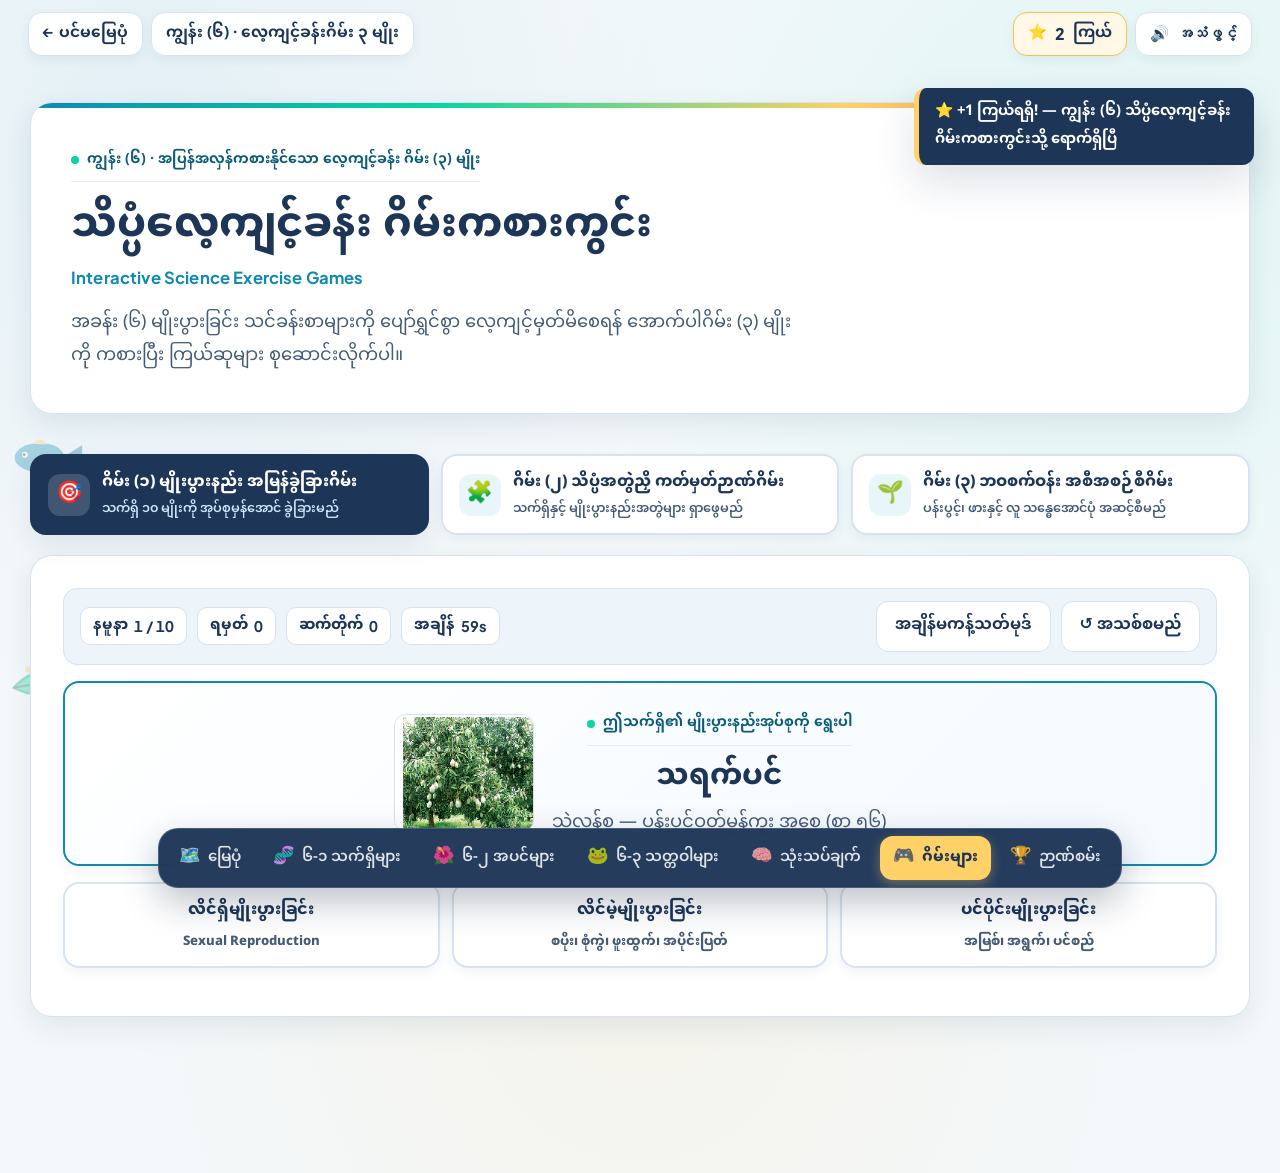
<file: games.html>
<!doctype html>
<html lang="my">
  <head>
    <meta charset="UTF-8" />
    <meta name="viewport" content="width=device-width, initial-scale=1.0, viewport-fit=cover" />
    <title>သိပ္ပံလေ့ကျင့်ခန်း ဂိမ်းကစားကွင်း — အခန်း (၆)</title>
    <meta
      name="description"
      content="Grade 6 Science Chapter 6 interactive exercise games: Speed Sort Classifier, Memory Match Pairs, and Life Cycle Sequencer."
    />
    <link rel="stylesheet" href="./style.css" />
  </head>
  <body data-page="games">
    <canvas id="confetti-canvas" aria-hidden="true"></canvas>

    <!-- Floating Corner HUD -->
    <div class="hud-overlay">
      <div class="hud-inner">
        <div class="hud-group">
          <a href="./map.html" class="hud-badge">← ပင်မမြေပုံ</a>
          <div class="hud-badge">ကျွန်း (၆) · လေ့ကျင့်ခန်းဂိမ်း ၃ မျိုး</div>
        </div>
        <div class="hud-group">
          <div class="hud-badge hud-badge--stars">
            <span aria-hidden="true">⭐</span>
            <span id="hud-star-count" class="hud-star-count">0</span>
            <span>ကြယ်</span>
          </div>
          <button type="button" id="hud-sound-toggle" class="hud-badge hud-badge--sound" aria-pressed="false">
            <span class="sound-icon" aria-hidden="true">🔊</span>
            <span class="sound-label">အသံဖွင့်</span>
          </button>
        </div>
      </div>
    </div>

    <main class="page-shell">
      <section class="hero-card">
        <span class="chapter-tag">ကျွန်း (၆) · အပြန်အလှန်ကစားနိုင်သော လေ့ကျင့်ခန်း ဂိမ်း (၃) မျိုး</span>
        <h1>
          သိပ္ပံလေ့ကျင့်ခန်း ဂိမ်းကစားကွင်း
          <span class="en-sub">Interactive Science Exercise Games</span>
        </h1>
        <p class="hero-lead">
          အခန်း (၆) မျိုးပွားခြင်း သင်ခန်းစာများကို ပျော်ရွှင်စွာ လေ့ကျင့်မှတ်မိစေရန် အောက်ပါဂိမ်း (၃) မျိုးကို ကစားပြီး ကြယ်ဆုများ စုဆောင်းလိုက်ပါ။
        </p>
      </section>

      <section class="section-block" aria-label="ဂိမ်းရွေးချယ်ရန်">
        <div class="games-tab-bar" role="tablist">
          <button type="button" class="game-tab-btn is-active" data-game-tab="sort" role="tab" aria-selected="true">
            <span class="game-tab-icon" aria-hidden="true">🎯</span>
            <span>
              ဂိမ်း (၁) မျိုးပွားနည်း အမြန်ခွဲခြားဂိမ်း
              <span class="game-tab-sub">သက်ရှိ ၁၀ မျိုးကို အုပ်စုမှန်အောင် ခွဲခြားမည်</span>
            </span>
          </button>
          <button type="button" class="game-tab-btn" data-game-tab="memory" role="tab" aria-selected="false">
            <span class="game-tab-icon" aria-hidden="true">🧩</span>
            <span>
              ဂိမ်း (၂) သိပ္ပံအတွဲညှိ ကတ်မှတ်ဉာဏ်ဂိမ်း
              <span class="game-tab-sub">သက်ရှိနှင့် မျိုးပွားနည်းအတွဲများ ရှာဖွေမည်</span>
            </span>
          </button>
          <button type="button" class="game-tab-btn" data-game-tab="sequence" role="tab" aria-selected="false">
            <span class="game-tab-icon" aria-hidden="true">🌱</span>
            <span>
              ဂိမ်း (၃) ဘဝစက်ဝန်း အစီအစဉ်စီဂိမ်း
              <span class="game-tab-sub">ပန်းပွင့်၊ ဖားနှင့် လူ သန္ဓေအောင်ပုံ အဆင့်စီမည်</span>
            </span>
          </button>
        </div>

        <!-- Game 1 Panel -->
        <div id="game-panel-sort" class="game-panel quiz-card">
          <div id="game-sort-root" aria-live="polite"></div>
        </div>

        <!-- Game 2 Panel -->
        <div id="game-panel-memory" class="game-panel quiz-card" hidden>
          <div id="game-memory-root" aria-live="polite"></div>
        </div>

        <!-- Game 3 Panel -->
        <div id="game-panel-sequence" class="game-panel quiz-card" hidden>
          <div id="game-sequence-root" aria-live="polite"></div>
        </div>
      </section>
    </main>

    <!-- Floating Bottom Dock -->
    <div class="bottom-dock-wrap">
      <nav class="bottom-dock" aria-label="ကျွန်းများပြောင်းရန်">
        <a href="./map.html" class="dock-item">
          <span class="dock-icon" aria-hidden="true">🗺️</span><span>မြေပုံ</span>
        </a>
        <a href="./living-things.html" class="dock-item">
          <span class="dock-icon" aria-hidden="true">🧬</span><span>၆-၁ သက်ရှိများ</span>
        </a>
        <a href="./plants.html" class="dock-item">
          <span class="dock-icon" aria-hidden="true">🌺</span><span>၆-၂ အပင်များ</span>
        </a>
        <a href="./animals.html" class="dock-item">
          <span class="dock-icon" aria-hidden="true">🐸</span><span>၆-၃ သတ္တဝါများ</span>
        </a>
        <a href="./review.html" class="dock-item">
          <span class="dock-icon" aria-hidden="true">🧠</span><span>သုံးသပ်ချက်</span>
        </a>
        <a href="./games.html" class="dock-item is-active" aria-current="page">
          <span class="dock-icon" aria-hidden="true">🎮</span><span>ဂိမ်းများ</span>
        </a>
        <a href="./quiz.html" class="dock-item">
          <span class="dock-icon" aria-hidden="true">🏆</span><span>ဉာဏ်စမ်း</span>
        </a>
      </nav>
    </div>

    <script defer src="./app.js"></script>
  </body>
</html>
</file>
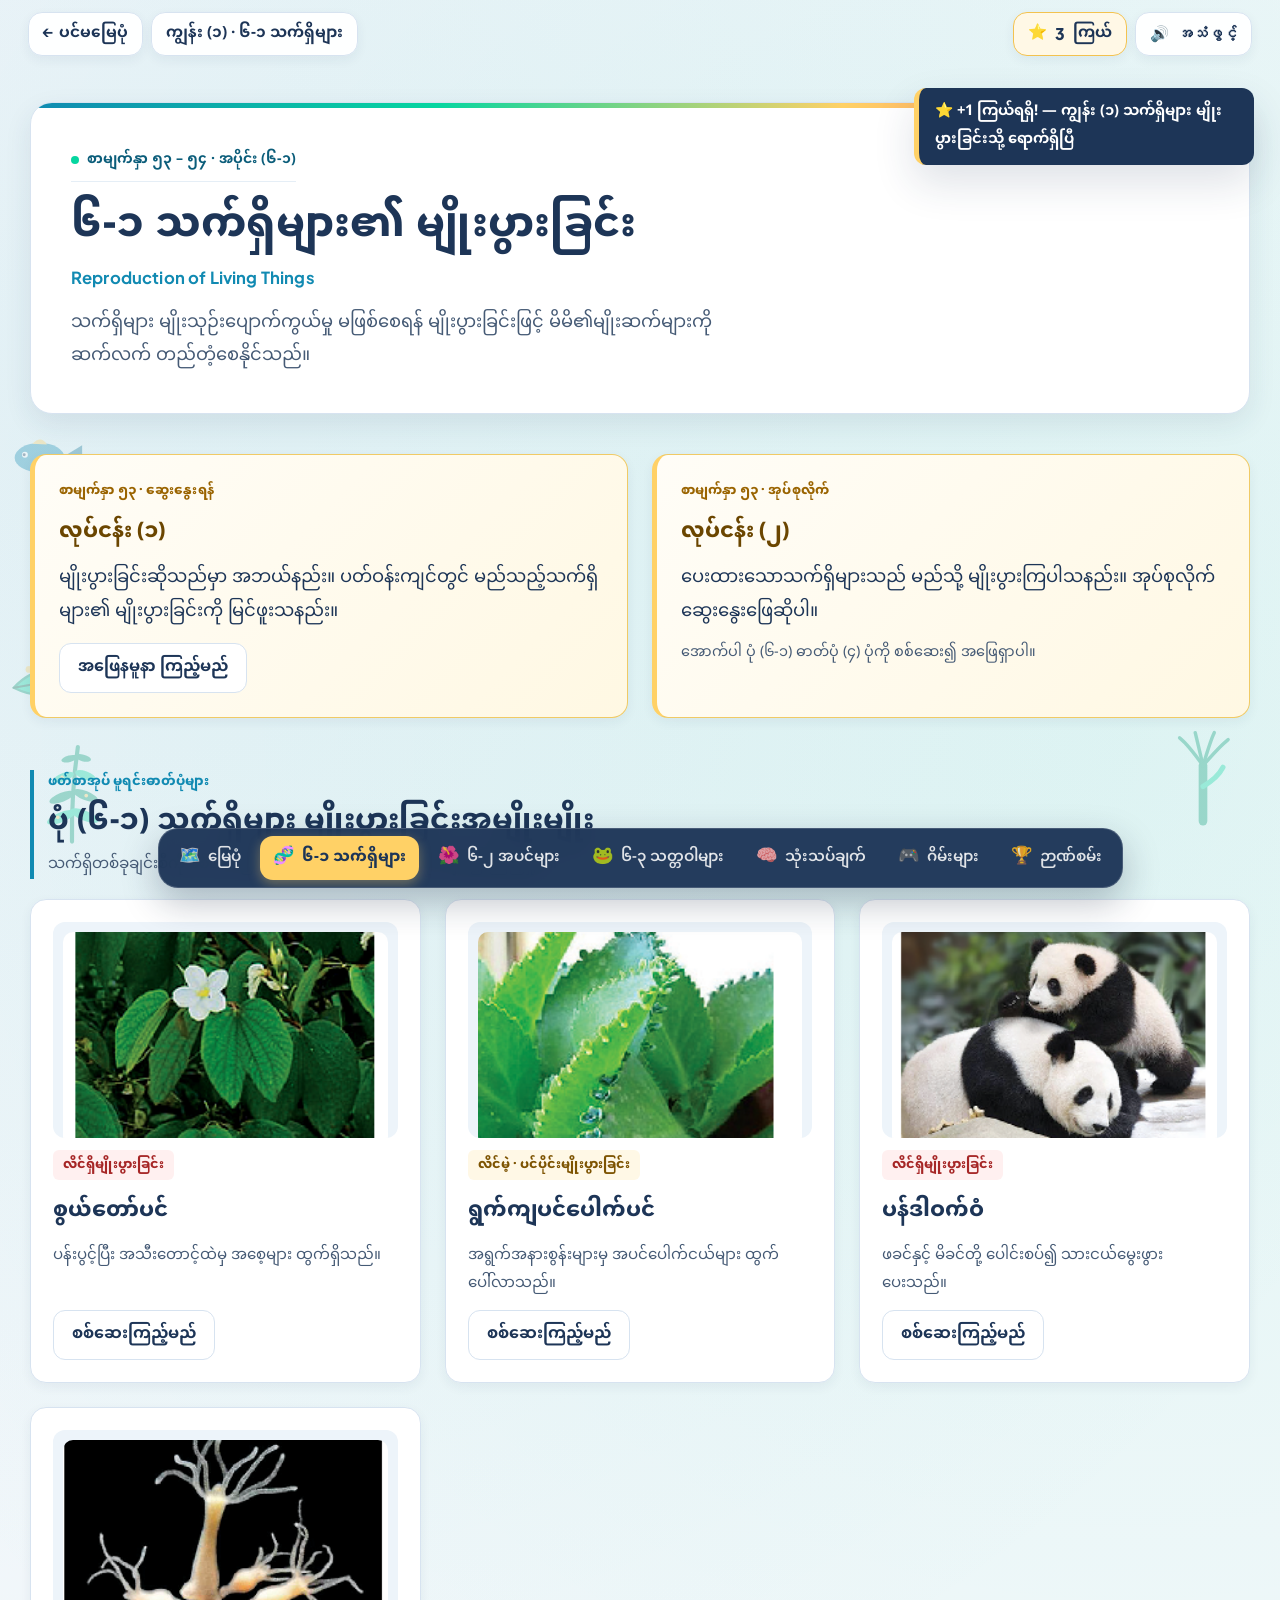
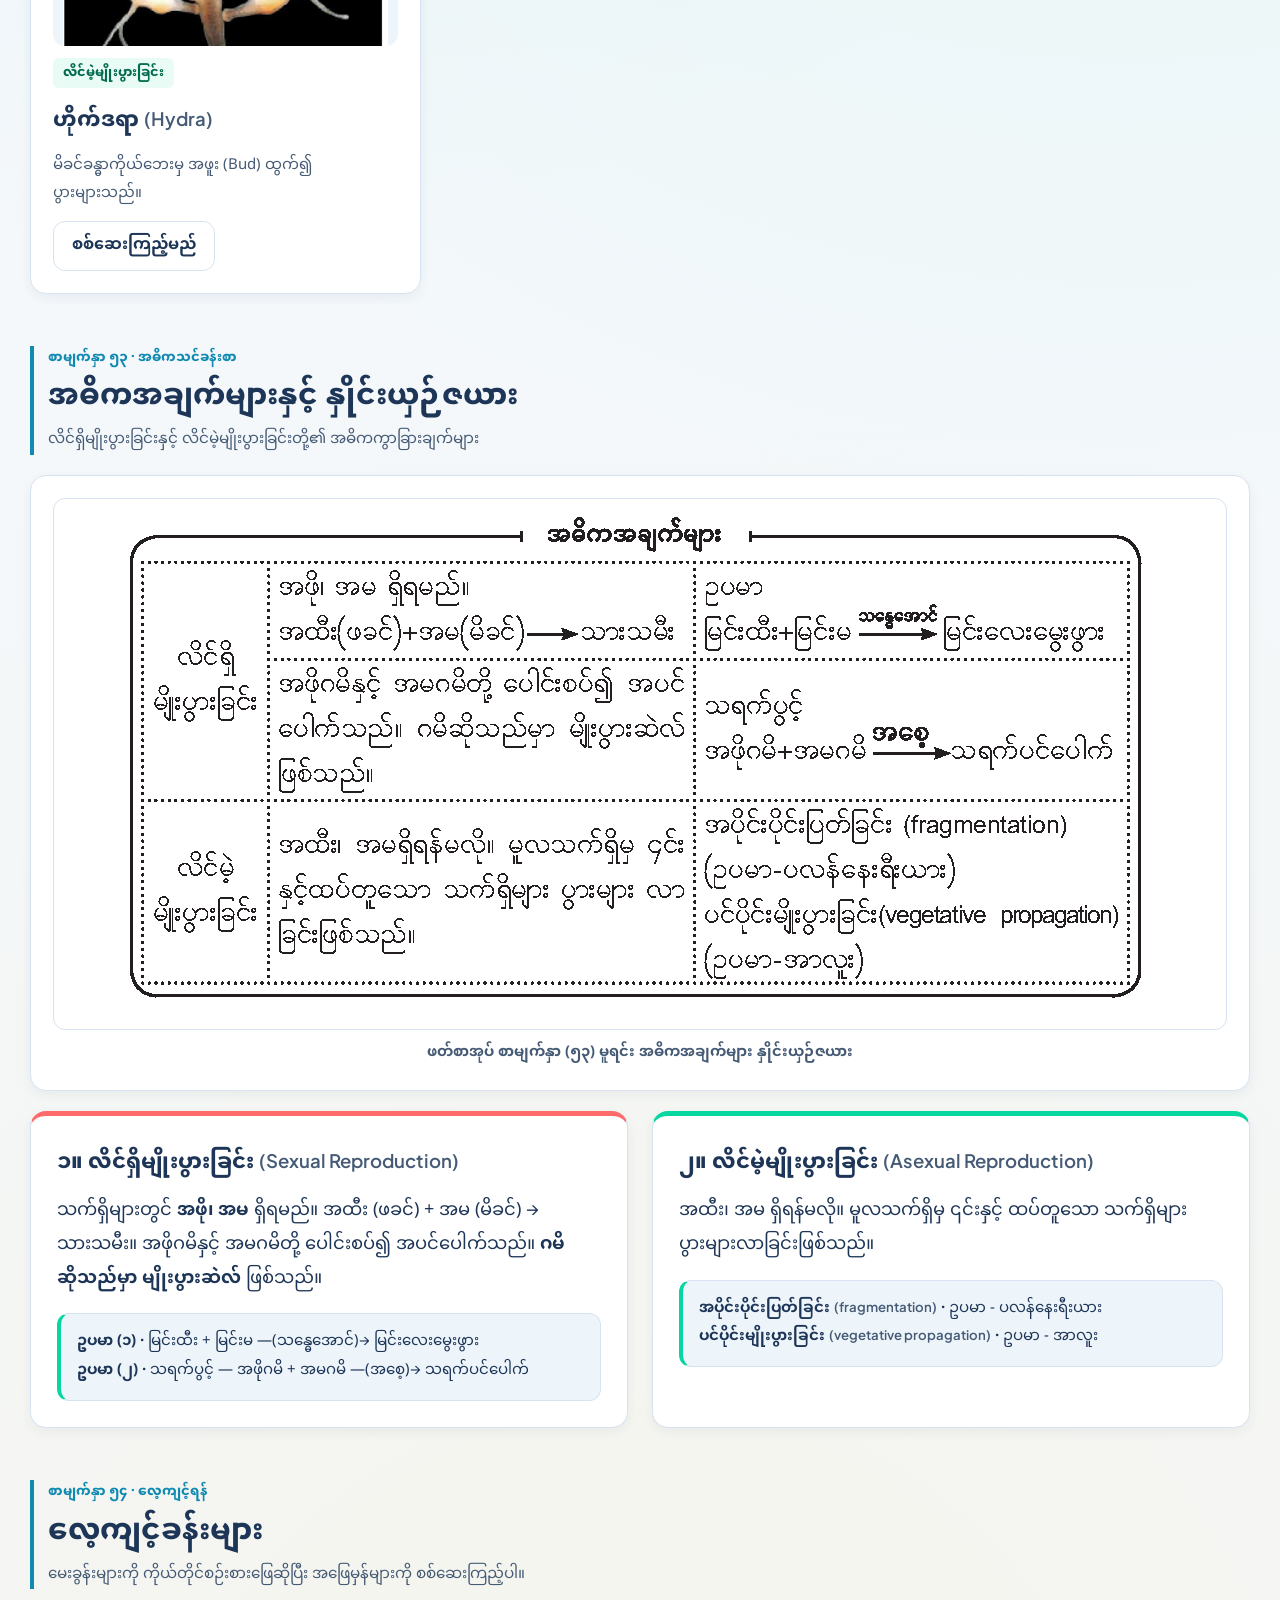
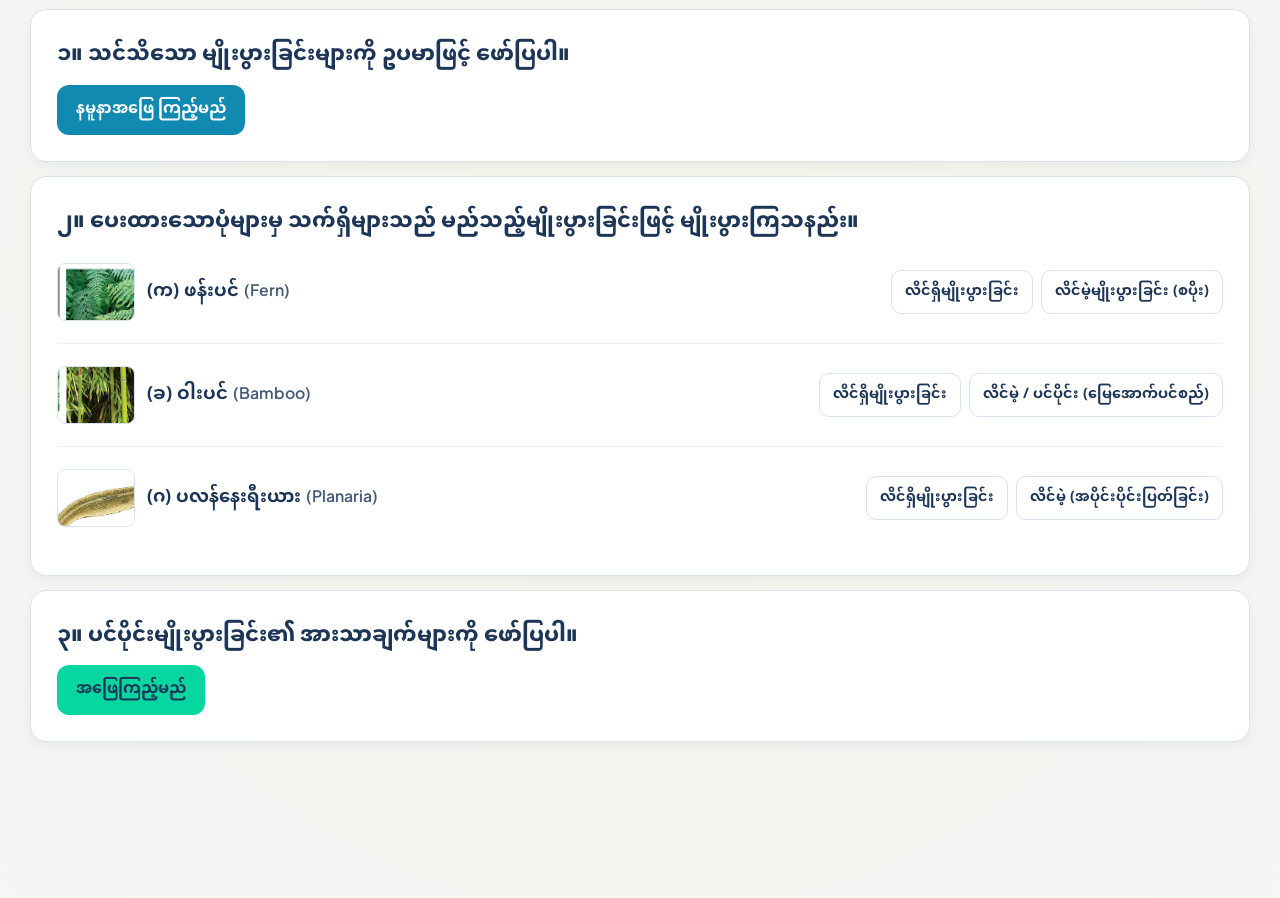
<file: living-things.html>
<!doctype html>
<html lang="my">
  <head>
    <meta charset="UTF-8" />
    <meta name="viewport" content="width=device-width, initial-scale=1.0, viewport-fit=cover" />
    <title>၆-၁ သက်ရှိများ မျိုးပွားခြင်း — အခန်း (၆)</title>
    <meta name="description" content="Grade 6 Science Chapter 6 Section 6-1 Living Things Reproduction (Pages 53-54) with textbook photos, activities, key concepts table, and exercises." />
    <link rel="stylesheet" href="./style.css" />
  </head>
  <body data-page="living">
    <!-- Floating Corner HUD -->
    <div class="hud-overlay">
      <div class="hud-inner">
        <div class="hud-group">
          <a href="./map.html" class="hud-badge">← ပင်မမြေပုံ</a>
          <div class="hud-badge">ကျွန်း (၁) · ၆-၁ သက်ရှိများ</div>
        </div>
        <div class="hud-group">
          <div class="hud-badge hud-badge--stars">
            <span aria-hidden="true">⭐</span>
            <span id="hud-star-count" class="hud-star-count">0</span>
            <span>ကြယ်</span>
          </div>
          <button type="button" id="hud-sound-toggle" class="hud-badge hud-badge--sound" aria-pressed="false">
            <span class="sound-icon" aria-hidden="true">🔊</span>
            <span class="sound-label">အသံဖွင့်</span>
          </button>
        </div>
      </div>
    </div>

    <main class="page-shell">
      <section class="hero-card">
        <span class="chapter-tag">စာမျက်နှာ ၅၃ – ၅၄ · အပိုင်း (၆-၁)</span>
        <h1>
          ၆-၁ သက်ရှိများ၏ မျိုးပွားခြင်း
          <span class="en-sub">Reproduction of Living Things</span>
        </h1>
        <p class="hero-lead">
          သက်ရှိများ မျိုးသုဉ်းပျောက်ကွယ်မှု မဖြစ်စေရန် မျိုးပွားခြင်းဖြင့် မိမိ၏မျိုးဆက်များကို ဆက်လက် တည်တံ့စေနိုင်သည်။
        </p>
      </section>

      <!-- Textbook Activity 1 & 2 (Page 53) -->
      <section class="section-block" aria-labelledby="act53-heading">
        <div class="card-grid--two">
          <div class="activity-box">
            <span class="item-kicker">စာမျက်နှာ ၅၃ · ဆွေးနွေးရန်</span>
            <h3 id="act53-heading">လုပ်ငန်း (၁)</h3>
            <p>မျိုးပွားခြင်းဆိုသည်မှာ အဘယ်နည်း။ ပတ်ဝန်းကျင်တွင် မည်သည့်သက်ရှိများ၏ မျိုးပွားခြင်းကို မြင်ဖူးသနည်း။</p>
            <button type="button" class="btn btn-outline" data-reveal-target="ans-act1-p53" data-discovery-id="act1_p53" data-discovery-msg="လုပ်ငန်း (၁) ဆွေးနွေးချက်" aria-expanded="false">
              အဖြေနမူနာ ကြည့်မည်
            </button>
            <div id="ans-act1-p53" class="reveal-box" hidden>
              မျိုးပွားခြင်းဆိုသည်မှာ သက်ရှိများတွင် ယင်းတို့နှင့် မျိုးစိတ်တူသက်ရှိများကို ပွားများပေးနိုင်သော ဖြစ်စဉ်ဖြစ်သည်။
              ပတ်ဝန်းကျင်တွင် ကြက်၊ ခွေး၊ ကြောင်၊ ငှက်ပျောပင်၊ သရက်ပင်နှင့် နှင်းဆီပင်တို့ မျိုးပွားခြင်းကို မြင်ဖူးနိုင်သည်။
            </div>
          </div>

          <div class="activity-box">
            <span class="item-kicker">စာမျက်နှာ ၅၃ · အုပ်စုလိုက်</span>
            <h3>လုပ်ငန်း (၂)</h3>
            <p>ပေးထားသောသက်ရှိများသည် မည်သို့ မျိုးပွားကြပါသနည်း။ အုပ်စုလိုက် ဆွေးနွေးဖြေဆိုပါ။</p>
            <p class="muted-text" style="font-size:0.9rem;">အောက်ပါ ပုံ (၆-၁) ဓာတ်ပုံ (၄) ပုံကို စစ်ဆေး၍ အဖြေရှာပါ။</p>
          </div>
        </div>
      </section>

      <!-- Figure 6-1 Specimens with Authentic Textbook Photographs -->
      <section class="section-block" aria-labelledby="fig61-heading">
        <div class="section-header">
          <div>
            <span class="section-kicker">ဖတ်စာအုပ် မူရင်းဓာတ်ပုံများ</span>
            <h2 id="fig61-heading">ပုံ (၆-၁) သက်ရှိများ မျိုးပွားခြင်းအမျိုးမျိုး</h2>
            <p class="section-sub">သက်ရှိတစ်ခုချင်းစီကို စစ်ဆေးပြီး မည်သို့မျိုးပွားကြောင်း ခလုတ်နှိပ်၍ ကြည့်ရှုပါ။</p>
          </div>
        </div>

        <div class="card-grid">
          <article class="specimen-card">
            <div class="specimen-visual">
              <img class="specimen-photo" src="./images/ch6/fig6-1-sweltaw.png" alt="ပုံ ၆-၁ စွယ်တော်ပင်" loading="lazy" />
            </div>
            <span class="type-label type-label--sexual">လိင်ရှိမျိုးပွားခြင်း</span>
            <h3>စွယ်တော်ပင်</h3>
            <p class="muted-text">ပန်းပွင့်ပြီး အသီးတောင့်ထဲမှ အစေ့များ ထွက်ရှိသည်။</p>
            <button type="button" class="btn btn-outline" data-reveal-target="fig61-sweltaw" data-discovery-id="fig61_sweltaw" data-discovery-msg="စွယ်တော်ပင် မျိုးပွားပုံ" aria-expanded="false">
              စစ်ဆေးကြည့်မည်
            </button>
            <div id="fig61-sweltaw" class="reveal-box" hidden>
              ပန်းပွင့်အတွင်း အဖိုဂမိနှင့် အမဂမိ ပေါင်းစပ်၍ <strong>အစေ့ (Seed)</strong> မှတစ်ဆင့် အပင်သစ်ပေါက်သည်။
            </div>
          </article>

          <article class="specimen-card">
            <div class="specimen-visual">
              <img class="specimen-photo" src="./images/ch6/fig6-1-leafplant.png" alt="ပုံ ၆-၁ ရွက်ကျပင်ပေါက်ပင်" loading="lazy" />
            </div>
            <span class="type-label type-label--vegetative">လိင်မဲ့ · ပင်ပိုင်းမျိုးပွားခြင်း</span>
            <h3>ရွက်ကျပင်ပေါက်ပင်</h3>
            <p class="muted-text">အရွက်အနားစွန်းများမှ အပင်ပေါက်ငယ်များ ထွက်ပေါ်လာသည်။</p>
            <button type="button" class="btn btn-outline" data-reveal-target="fig61-leafplant" data-discovery-id="fig61_leafplant" data-discovery-msg="ရွက်ကျပင်ပေါက်ပင် မျိုးပွားပုံ" aria-expanded="false">
              စစ်ဆေးကြည့်မည်
            </button>
            <div id="fig61-leafplant" class="reveal-box" hidden>
              ပန်းပွင့်အစေ့မလိုဘဲ <strong>အရွက် (Leaf)</strong> မှ မူလအပင်နှင့် ထပ်တူသော အပင်သစ်များ ပွားများလာသည်။
            </div>
          </article>

          <article class="specimen-card">
            <div class="specimen-visual">
              <img class="specimen-photo" src="./images/ch6/fig6-1-panda.png" alt="ပုံ ၆-၁ ပန်ဒါဝက်ဝံ" loading="lazy" />
            </div>
            <span class="type-label type-label--sexual">လိင်ရှိမျိုးပွားခြင်း</span>
            <h3>ပန်ဒါဝက်ဝံ</h3>
            <p class="muted-text">ဖခင်နှင့် မိခင်တို့ ပေါင်းစပ်၍ သားငယ်မွေးဖွားပေးသည်။</p>
            <button type="button" class="btn btn-outline" data-reveal-target="fig61-panda" data-discovery-id="fig61_panda" data-discovery-msg="ပန်ဒါဝက်ဝံ မျိုးပွားပုံ" aria-expanded="false">
              စစ်ဆေးကြည့်မည်
            </button>
            <div id="fig61-panda" class="reveal-box" hidden>
              အထီး (ဖခင်) နှင့် အမ (မိခင်) တို့ ပါဝင်သော <strong>လိင်ရှိမျိုးပွားခြင်း</strong> ဖြင့် သားငယ်မွေးဖွားသည်။
            </div>
          </article>

          <article class="specimen-card">
            <div class="specimen-visual">
              <img class="specimen-photo" src="./images/ch6/fig6-1-hydra.png" alt="ပုံ ၆-၁ ဟိုက်ဒရာ" loading="lazy" />
            </div>
            <span class="type-label type-label--asexual">လိင်မဲ့မျိုးပွားခြင်း</span>
            <h3>ဟိုက်ဒရာ <span class="en-inline-muted">(Hydra)</span></h3>
            <p class="muted-text">မိခင်ခန္ဓာကိုယ်ဘေးမှ အဖူး (Bud) ထွက်၍ ပွားများသည်။</p>
            <button type="button" class="btn btn-outline" data-reveal-target="fig61-hydra" data-discovery-id="fig61_hydra" data-discovery-msg="ဟိုက်ဒရာ ဖူးထွက်မျိုးပွားပုံ" aria-expanded="false">
              စစ်ဆေးကြည့်မည်
            </button>
            <div id="fig61-hydra" class="reveal-box" hidden>
              အထီးအမ မလိုဘဲ <strong>ဖူးထွက်ခြင်း (Budding)</strong> ဖြင့် မူလသတ္တဝါနှင့် ထပ်တူသော သတ္တဝါသစ် ဖြစ်ပေါ်သည်။
            </div>
          </article>
        </div>
      </section>

      <!-- Key Concepts & Page 53 Textbook Table -->
      <section class="section-block" aria-labelledby="concepts61-heading">
        <div class="section-header">
          <div>
            <span class="section-kicker">စာမျက်နှာ ၅၃ · အဓိကသင်ခန်းစာ</span>
            <h2 id="concepts61-heading">အဓိကအချက်များနှင့် နှိုင်းယှဉ်ဇယား</h2>
            <p class="section-sub">လိင်ရှိမျိုးပွားခြင်းနှင့် လိင်မဲ့မျိုးပွားခြင်းတို့၏ အဓိကကွာခြားချက်များ</p>
          </div>
        </div>

        <div class="figure-card" style="margin-bottom:20px;">
          <div class="figure-frame">
            <img src="./images/ch6/p53-key-table.png" alt="စာမျက်နှာ ၅၃ အဓိကအချက်များ နှိုင်းယှဉ်ဇယား" loading="lazy" />
          </div>
          <p class="figure-caption">ဖတ်စာအုပ် စာမျက်နှာ (၅၃) မူရင်း အဓိကအချက်များ နှိုင်းယှဉ်ဇယား</p>
        </div>

        <div class="card-grid--two">
          <article class="surface-card surface-card--top-coral">
            <h3>၁။ လိင်ရှိမျိုးပွားခြင်း <span class="en-inline-muted">(Sexual Reproduction)</span></h3>
            <p style="margin:0;">
              သက်ရှိများတွင် <strong>အဖို၊ အမ</strong> ရှိရမည်။ အထီး (ဖခင်) + အမ (မိခင်) → သားသမီး။
              အဖိုဂမိနှင့် အမဂမိတို့ ပေါင်းစပ်၍ အပင်ပေါက်သည်။ <strong>ဂမိဆိုသည်မှာ မျိုးပွားဆဲလ်</strong> ဖြစ်သည်။
            </p>
            <div class="reveal-box">
              <strong>ဥပမာ (၁) ·</strong> မြင်းထီး + မြင်းမ —(သန္ဓေအောင်)→ မြင်းလေးမွေးဖွား<br />
              <strong>ဥပမာ (၂) ·</strong> သရက်ပွင့် — အဖိုဂမိ + အမဂမိ —(အစေ့)→ သရက်ပင်ပေါက်
            </div>
          </article>

          <article class="surface-card surface-card--top-teal">
            <h3>၂။ လိင်မဲ့မျိုးပွားခြင်း <span class="en-inline-muted">(Asexual Reproduction)</span></h3>
            <p style="margin:0;">
              အထီး၊ အမ ရှိရန်မလို။ မူလသက်ရှိမှ ၎င်းနှင့် ထပ်တူသော သက်ရှိများ ပွားများလာခြင်းဖြစ်သည်။
            </p>
            <div class="reveal-box">
              <strong>အပိုင်းပိုင်းပြတ်ခြင်း <span class="en-inline-muted">(fragmentation)</span> ·</strong> ဥပမာ - ပလန်နေးရီးယား<br />
              <strong>ပင်ပိုင်းမျိုးပွားခြင်း <span class="en-inline-muted">(vegetative propagation)</span> ·</strong> ဥပမာ - အာလူး
            </div>
          </article>
        </div>
      </section>

      <!-- Page 54 Textbook Exercises with Authentic Photos -->
      <section class="section-block" aria-labelledby="ex54-heading">
        <div class="section-header">
          <div>
            <span class="section-kicker">စာမျက်နှာ ၅၄ · လေ့ကျင့်ရန်</span>
            <h2 id="ex54-heading">လေ့ကျင့်ခန်းများ</h2>
            <p class="section-sub">မေးခွန်းများကို ကိုယ်တိုင်စဉ်းစားဖြေဆိုပြီး အဖြေမှန်များကို စစ်ဆေးကြည့်ပါ။</p>
          </div>
        </div>

        <div class="exercise-list">
          <div class="exercise-card">
            <h3>၁။ သင်သိသော မျိုးပွားခြင်းများကို ဥပမာဖြင့် ဖော်ပြပါ။</h3>
            <button type="button" class="btn btn-primary" data-reveal-target="ex54-q1" data-discovery-id="ex54_q1" data-discovery-msg="စာမျက်နှာ ၅၄ လေ့ကျင့်ခန်း (၁)" aria-expanded="false">
              နမူနာအဖြေ ကြည့်မည်
            </button>
            <div id="ex54-q1" class="reveal-box" hidden>
              <strong>လိင်ရှိမျိုးပွားခြင်း —</strong> စွယ်တော်ပင်၊ သရက်ပင်၊ ပန်ဒါဝက်ဝံ၊ မြင်း<br />
              <strong>လိင်မဲ့မျိုးပွားခြင်း —</strong> ရွက်ကျပင်ပေါက်ပင်၊ ဟိုက်ဒရာ၊ ပလန်နေးရီးယား၊ အာလူးပင်
            </div>
          </div>

          <div class="exercise-card">
            <h3>၂။ ပေးထားသောပုံများမှ သက်ရှိများသည် မည်သည့်မျိုးပွားခြင်းဖြင့် မျိုးပွားကြသနည်း။</h3>

            <div class="classify-row" data-answer="asexual" data-discovery-id="ex54_q2a">
              <div class="classify-label-wrap">
                <img class="thumb-inline" src="./images/ch6/ex54-fern.png" alt="ဖန်းပင်" loading="lazy" />
                <div><strong>(က) ဖန်းပင်</strong> <span class="en-inline-muted">(Fern)</span></div>
              </div>
              <div class="classify-choices">
                <button type="button" class="choice-chip" data-choice="sexual">လိင်ရှိမျိုးပွားခြင်း</button>
                <button type="button" class="choice-chip" data-choice="asexual">လိင်မဲ့မျိုးပွားခြင်း (စပိုး)</button>
              </div>
              <div class="classify-feedback" style="width:100%; font-weight:700;"></div>
            </div>

            <div class="classify-row" data-answer="vegetative" data-discovery-id="ex54_q2b">
              <div class="classify-label-wrap">
                <img class="thumb-inline" src="./images/ch6/ex54-bamboo.png" alt="ဝါးပင်" loading="lazy" />
                <div><strong>(ခ) ဝါးပင်</strong> <span class="en-inline-muted">(Bamboo)</span></div>
              </div>
              <div class="classify-choices">
                <button type="button" class="choice-chip" data-choice="sexual">လိင်ရှိမျိုးပွားခြင်း</button>
                <button type="button" class="choice-chip" data-choice="vegetative">လိင်မဲ့ / ပင်ပိုင်း (မြေအောက်ပင်စည်)</button>
              </div>
              <div class="classify-feedback" style="width:100%; font-weight:700;"></div>
            </div>

            <div class="classify-row" data-answer="asexual" data-discovery-id="ex54_q2c">
              <div class="classify-label-wrap">
                <img class="thumb-inline" src="./images/ch6/ex54-planaria.png" alt="ပလန်နေးရီးယား" loading="lazy" />
                <div><strong>(ဂ) ပလန်နေးရီးယား</strong> <span class="en-inline-muted">(Planaria)</span></div>
              </div>
              <div class="classify-choices">
                <button type="button" class="choice-chip" data-choice="sexual">လိင်ရှိမျိုးပွားခြင်း</button>
                <button type="button" class="choice-chip" data-choice="asexual">လိင်မဲ့ (အပိုင်းပိုင်းပြတ်ခြင်း)</button>
              </div>
              <div class="classify-feedback" style="width:100%; font-weight:700;"></div>
            </div>
          </div>

          <div class="exercise-card">
            <h3>၃။ ပင်ပိုင်းမျိုးပွားခြင်း၏ အားသာချက်များကို ဖော်ပြပါ။</h3>
            <button type="button" class="btn btn-teal" data-reveal-target="ex54-q3" data-discovery-id="ex54_q3" data-discovery-msg="ပင်ပိုင်းမျိုးပွားခြင်း အားသာချက်များ" aria-expanded="false">
              အဖြေကြည့်မည်
            </button>
            <div id="ex54-q3" class="reveal-box" hidden>
              <ul style="margin:0; padding-left:20px;">
                <li>အစေ့မရှိသော အပင်များ (ဥပမာ - ကြံပင်၊ ငှက်ပျောပင်) ကိုပင် လျင်မြန်စွာ မျိုးပွားစိုက်ပျိုးနိုင်သည်။</li>
                <li>မိခင်အပင်၏ ကောင်းမွန်သော ဂုဏ်သတ္တိများနှင့် ထပ်တူညီသော အပင်သစ်များ ရရှိနိုင်သည်။</li>
                <li>အစေ့မှ စိုက်ပျိုးခြင်းထက် အချိန်တိုအတွင်း ကြီးထွားသီးပွင့်နိုင်သည်။</li>
              </ul>
            </div>
          </div>
        </div>
      </section>
    </main>

    <!-- Floating Bottom Dock -->
    <div class="bottom-dock-wrap">
      <nav class="bottom-dock" aria-label="ကျွန်းများပြောင်းရန်">
        <a href="./map.html" class="dock-item">
          <span class="dock-icon" aria-hidden="true">🗺️</span><span>မြေပုံ</span>
        </a>
        <a href="./living-things.html" class="dock-item is-active" aria-current="page">
          <span class="dock-icon" aria-hidden="true">🧬</span><span>၆-၁ သက်ရှိများ</span>
        </a>
        <a href="./plants.html" class="dock-item">
          <span class="dock-icon" aria-hidden="true">🌺</span><span>၆-၂ အပင်များ</span>
        </a>
        <a href="./animals.html" class="dock-item">
          <span class="dock-icon" aria-hidden="true">🐸</span><span>၆-၃ သတ္တဝါများ</span>
        </a>
        <a href="./review.html" class="dock-item">
          <span class="dock-icon" aria-hidden="true">🧠</span><span>သုံးသပ်ချက်</span>
        </a>
        <a href="./games.html" class="dock-item">
          <span class="dock-icon" aria-hidden="true">🎮</span><span>ဂိမ်းများ</span>
        </a>
        <a href="./quiz.html" class="dock-item">
          <span class="dock-icon" aria-hidden="true">🏆</span><span>ဉာဏ်စမ်း</span>
        </a>
      </nav>
    </div>

    <script defer src="./app.js"></script>
  </body>
</html>
</file>
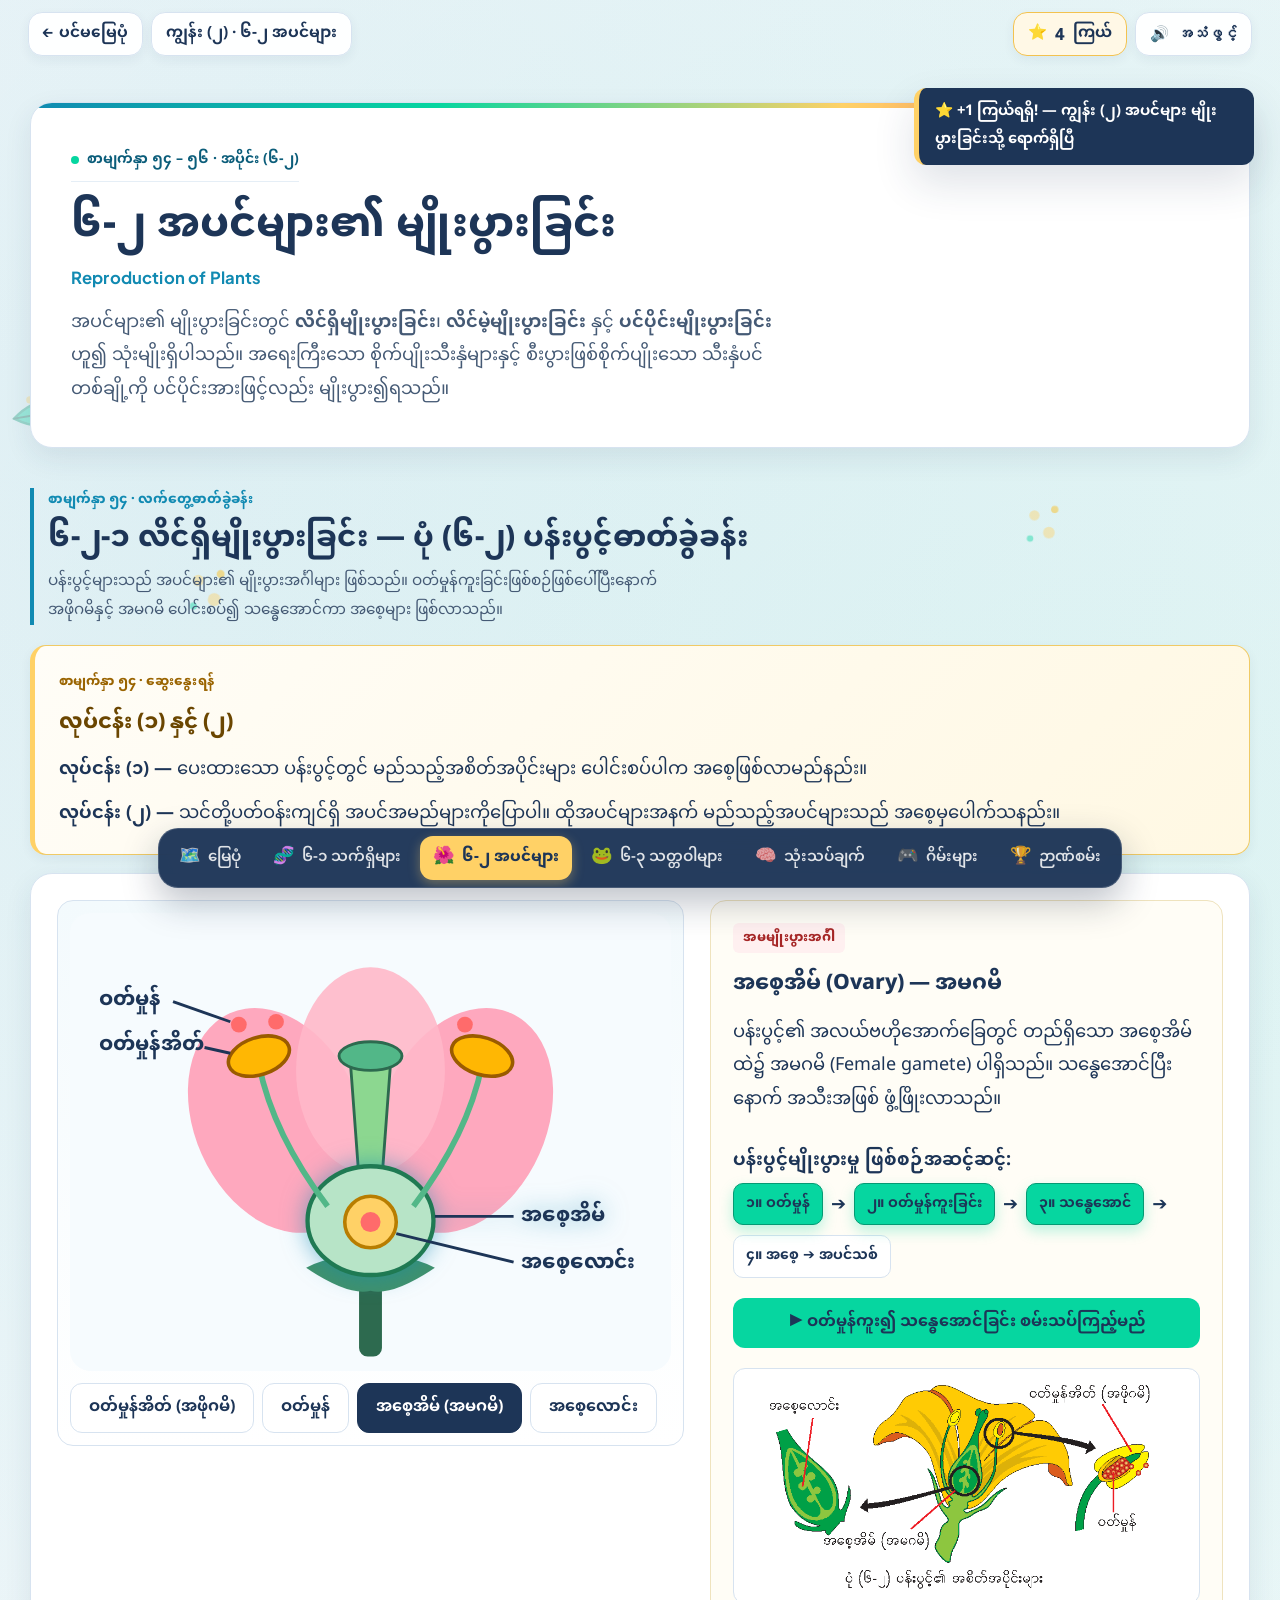
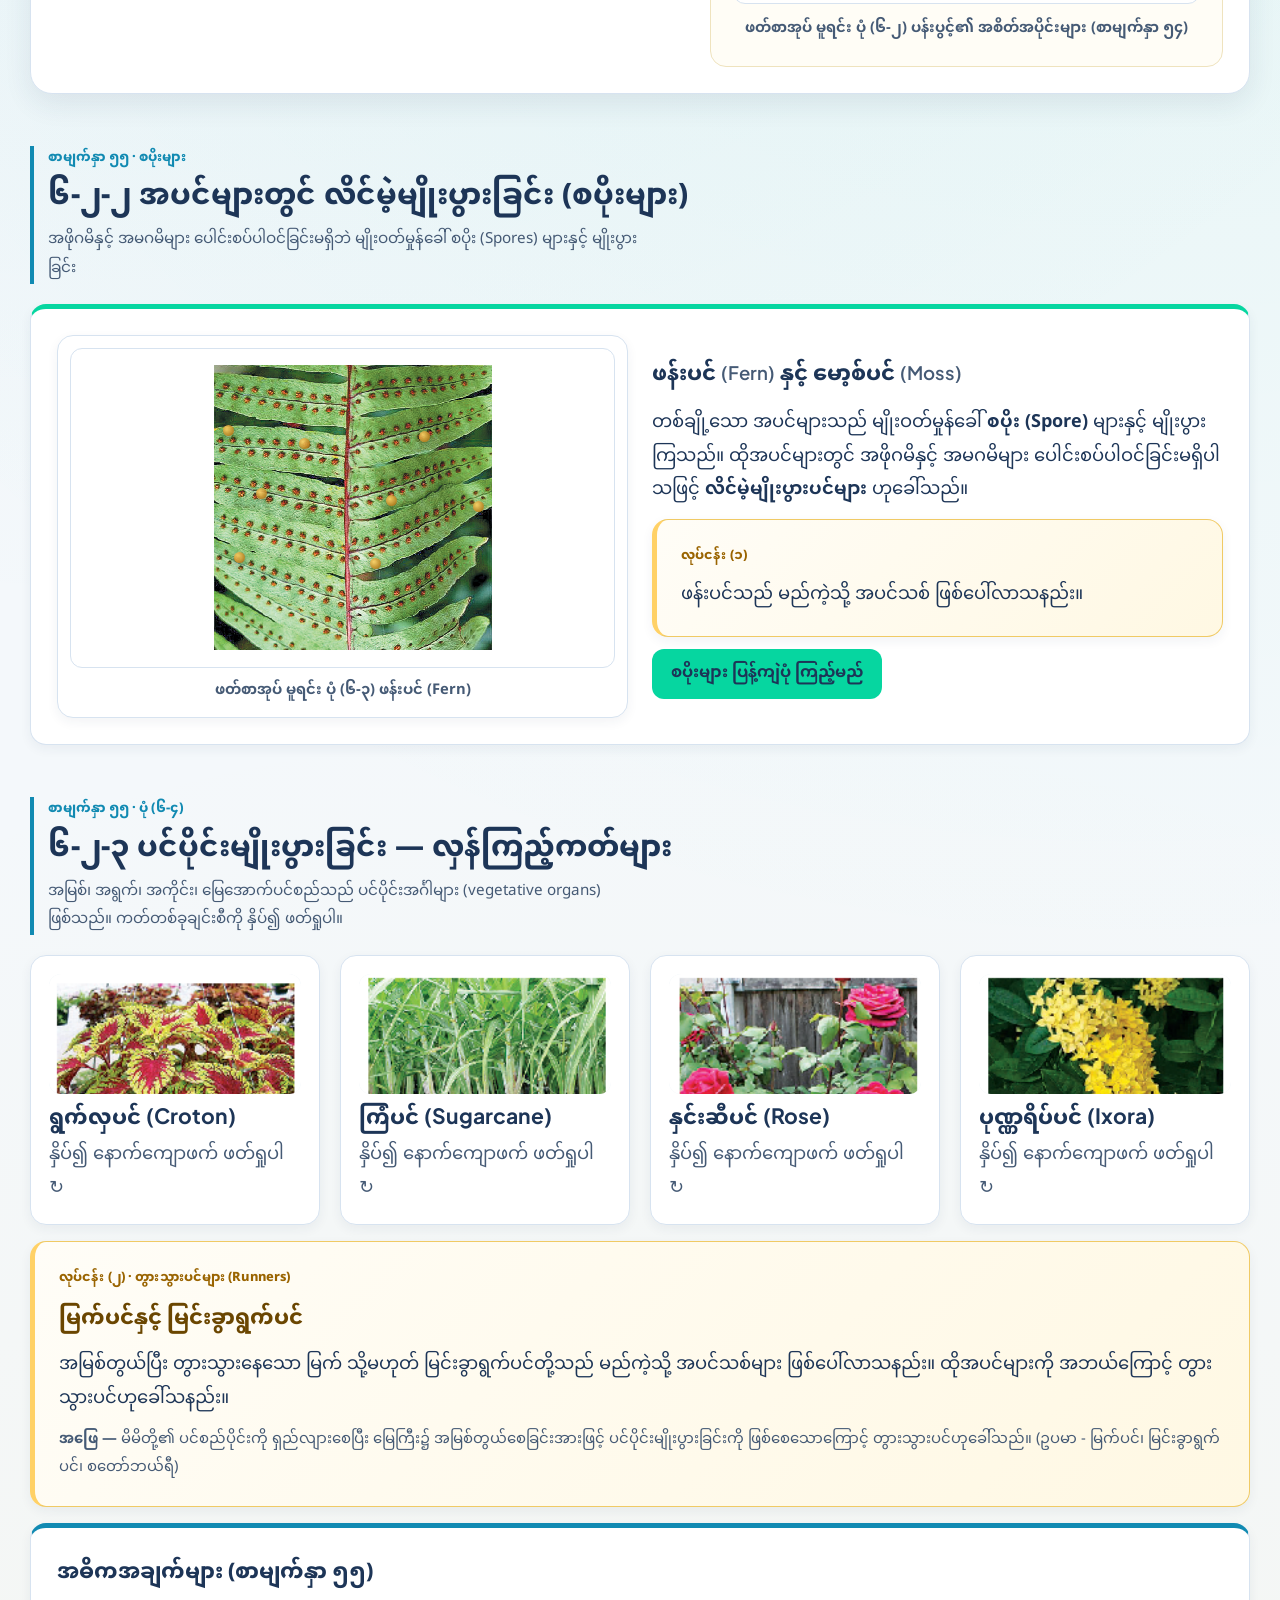
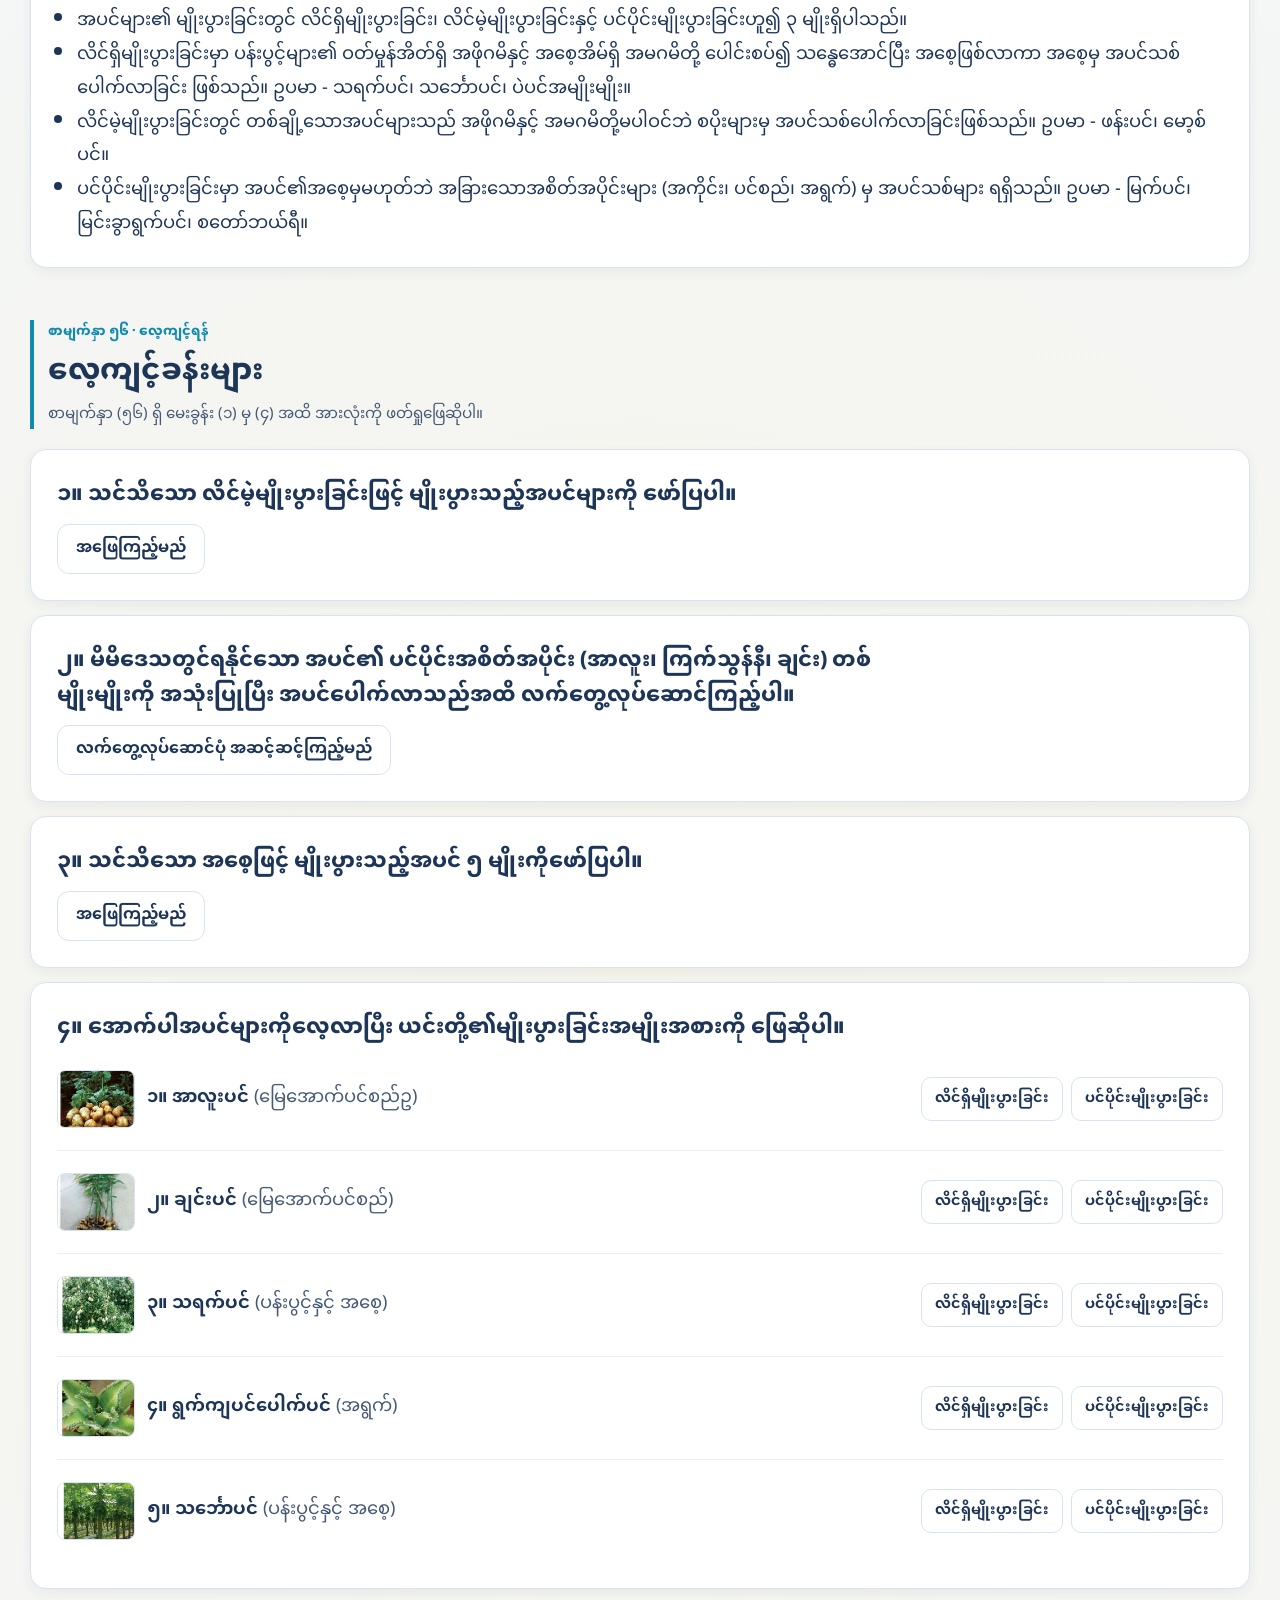
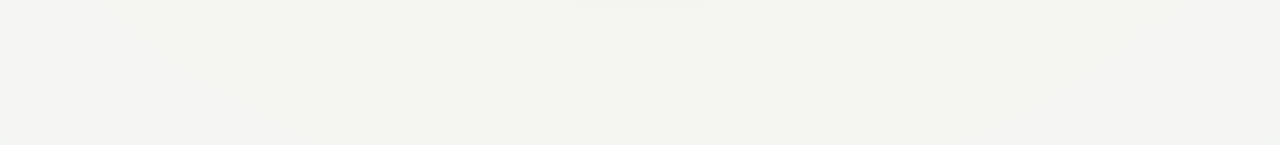
<file: plants.html>
<!doctype html>
<html lang="my">
  <head>
    <meta charset="UTF-8" />
    <meta name="viewport" content="width=device-width, initial-scale=1.0, viewport-fit=cover" />
    <title>၆-၂ အပင်များ မျိုးပွားခြင်း — အခန်း (၆)</title>
    <meta name="description" content="Grade 6 Science Chapter 6 Section 6-2 Plant Reproduction: SVG Flower Lab, Figure 6-2, Figure 6-3 Fern Spores, Figure 6-4 Flip Cards, and Page 56 Exercises." />
    <link rel="stylesheet" href="./style.css" />
  </head>
  <body data-page="plants">
    <!-- Floating Corner HUD -->
    <div class="hud-overlay">
      <div class="hud-inner">
        <div class="hud-group">
          <a href="./map.html" class="hud-badge">← ပင်မမြေပုံ</a>
          <div class="hud-badge">ကျွန်း (၂) · ၆-၂ အပင်များ</div>
        </div>
        <div class="hud-group">
          <div class="hud-badge hud-badge--stars">
            <span aria-hidden="true">⭐</span>
            <span id="hud-star-count" class="hud-star-count">0</span>
            <span>ကြယ်</span>
          </div>
          <button type="button" id="hud-sound-toggle" class="hud-badge hud-badge--sound" aria-pressed="false">
            <span class="sound-icon" aria-hidden="true">🔊</span>
            <span class="sound-label">အသံဖွင့်</span>
          </button>
        </div>
      </div>
    </div>

    <main class="page-shell">
      <section class="hero-card">
        <span class="chapter-tag">စာမျက်နှာ ၅၄ – ၅၆ · အပိုင်း (၆-၂)</span>
        <h1>
          ၆-၂ အပင်များ၏ မျိုးပွားခြင်း
          <span class="en-sub">Reproduction of Plants</span>
        </h1>
        <p class="hero-lead">
          အပင်များ၏ မျိုးပွားခြင်းတွင် <strong>လိင်ရှိမျိုးပွားခြင်း</strong>၊ <strong>လိင်မဲ့မျိုးပွားခြင်း</strong> နှင့်
          <strong>ပင်ပိုင်းမျိုးပွားခြင်း</strong> ဟူ၍ သုံးမျိုးရှိပါသည်။ အရေးကြီးသော စိုက်ပျိုးသီးနှံများနှင့်
          စီးပွားဖြစ်စိုက်ပျိုးသော သီးနှံပင်တစ်ချို့ကို ပင်ပိုင်းအားဖြင့်လည်း မျိုးပွား၍ရသည်။
        </p>
      </section>

      <!-- 6-2-1 Interactive Flower Lab & Textbook Figure 6-2 -->
      <section class="section-block" aria-labelledby="flower-lab-heading">
        <div class="section-header">
          <div>
            <span class="section-kicker">စာမျက်နှာ ၅၄ · လက်တွေ့ဓာတ်ခွဲခန်း</span>
            <h2 id="flower-lab-heading">၆-၂-၁ လိင်ရှိမျိုးပွားခြင်း — ပုံ (၆-၂) ပန်းပွင့်ဓာတ်ခွဲခန်း</h2>
            <p class="section-sub">
              ပန်းပွင့်များသည် အပင်များ၏ မျိုးပွားအင်္ဂါများ ဖြစ်သည်။ ဝတ်မှုန်ကူးခြင်းဖြစ်စဉ်ဖြစ်ပေါ်ပြီးနောက် အဖိုဂမိနှင့် အမဂမိ ပေါင်းစပ်၍
              သန္ဓေအောင်ကာ အစေ့များ ဖြစ်လာသည်။
            </p>
          </div>
        </div>

        <div class="activity-box" style="margin-bottom:18px;">
          <span class="item-kicker">စာမျက်နှာ ၅၄ · ဆွေးနွေးရန်</span>
          <h3>လုပ်ငန်း (၁) နှင့် (၂)</h3>
          <p><strong>လုပ်ငန်း (၁) —</strong> ပေးထားသော ပန်းပွင့်တွင် မည်သည့်အစိတ်အပိုင်းများ ပေါင်းစပ်ပါက အစေ့ဖြစ်လာမည်နည်း။</p>
          <p><strong>လုပ်ငန်း (၂) —</strong> သင်တို့ပတ်ဝန်းကျင်ရှိ အပင်အမည်များကိုပြောပါ။ ထိုအပင်များအနက် မည်သည့်အပင်များသည် အစေ့မှပေါက်သနည်း။</p>
        </div>

        <div class="flower-lab">
          <div class="flower-canvas-box">
            <svg
              class="flower-svg"
              viewBox="0 0 420 320"
              role="img"
              aria-label="ပုံ ၆-၂ ပန်းပွင့်၏ အစိတ်အပိုင်းများ — ဝတ်မှုန်အိတ်၊ ဝတ်မှုန်၊ အစေ့အိမ်နှင့် အစေ့လောင်း"
            >
              <rect width="420" height="320" rx="14" fill="#F6FBFE" />
              <rect x="202" y="245" width="16" height="65" rx="6" fill="#2D6A4F" />
              <path d="M165 248 Q195 232 210 254 Q225 232 255 248 Q225 268 210 264 Q195 268 165 248 Z" fill="#40916C" />
              <ellipse cx="145" cy="145" rx="58" ry="82" transform="rotate(-24 145 145)" fill="#FF9EB5" opacity="0.88" />
              <ellipse cx="275" cy="145" rx="58" ry="82" transform="rotate(24 275 145)" fill="#FF9EB5" opacity="0.88" />
              <ellipse cx="210" cy="110" rx="52" ry="72" fill="#FFB8C9" opacity="0.9" />
              <path d="M196 105 L224 105 L218 186 L202 186 Z" fill="#8CD790" stroke="#2D6A4F" stroke-width="2" />
              <ellipse cx="210" cy="100" rx="22" ry="10" fill="#52B788" stroke="#2D6A4F" stroke-width="2" />

              <g class="flower-hotspot is-selected" data-flower-part="ovary" tabindex="0" role="button" aria-label="အစေ့အိမ် (အမဂမိ) စစ်ဆေးမည်">
                <ellipse cx="210" cy="215" rx="44" ry="38" fill="#B7E4C7" stroke="#1F7A53" stroke-width="3" />
                <text x="315" y="215" fill="#1D3557" font-size="14" font-weight="800" font-family="Noto Sans Myanmar, sans-serif">အစေ့အိမ်</text>
                <line x1="255" y1="212" x2="310" y2="212" stroke="#1D3557" stroke-width="2" />
              </g>

              <g class="flower-hotspot" data-flower-part="ovule" tabindex="0" role="button" aria-label="အစေ့လောင်း စစ်ဆေးမည်">
                <circle cx="210" cy="216" r="18" fill="#FFD166" stroke="#B87D00" stroke-width="2.5" />
                <circle cx="210" cy="216" r="7" fill="#FF6B6B" />
                <text x="315" y="248" fill="#1D3557" font-size="14" font-weight="800" font-family="Noto Sans Myanmar, sans-serif">အစေ့လောင်း</text>
                <line x1="228" y1="224" x2="310" y2="244" stroke="#1D3557" stroke-width="2" />
              </g>

              <path d="M180 205 Q142 155 132 106" fill="none" stroke="#52B788" stroke-width="4" />
              <path d="M240 205 Q278 155 288 106" fill="none" stroke="#52B788" stroke-width="4" />

              <g class="flower-hotspot" data-flower-part="anther" tabindex="0" role="button" aria-label="ဝတ်မှုန်အိတ် (အဖိုဂမိ) စစ်ဆေးမည်">
                <ellipse cx="132" cy="100" rx="22" ry="13" transform="rotate(-18 132 100)" fill="#FFB703" stroke="#9A5B00" stroke-width="2.5" />
                <ellipse cx="288" cy="100" rx="22" ry="13" transform="rotate(18 288 100)" fill="#FFB703" stroke="#9A5B00" stroke-width="2.5" />
                <text x="20" y="96" fill="#1D3557" font-size="14" font-weight="800" font-family="Noto Sans Myanmar, sans-serif">ဝတ်မှုန်အိတ်</text>
                <line x1="94" y1="94" x2="112" y2="98" stroke="#1D3557" stroke-width="2" />
              </g>

              <g class="flower-hotspot" data-flower-part="pollen" tabindex="0" role="button" aria-label="ဝတ်မှုန် စစ်ဆေးမည်">
                <circle cx="118" cy="78" r="5.5" fill="#FF6B6B" />
                <circle cx="144" cy="76" r="5.5" fill="#FF6B6B" />
                <circle cx="276" cy="78" r="5.5" fill="#FF6B6B" />
                <text x="20" y="64" fill="#1D3557" font-size="14" font-weight="800" font-family="Noto Sans Myanmar, sans-serif">ဝတ်မှုန်</text>
                <line x1="72" y1="62" x2="112" y2="76" stroke="#1D3557" stroke-width="2" />
              </g>

              <circle id="sim-pollen-dot" cx="132" cy="104" r="8" fill="#FF6B6B" stroke="#FFFFFF" stroke-width="2" opacity="0" />
            </svg>

            <div class="flower-part-pills" role="group" aria-label="ပန်းပွင့်အစိတ်အပိုင်း ခလုတ်များ">
              <button type="button" class="btn btn-outline" data-flower-part="anther">ဝတ်မှုန်အိတ် (အဖိုဂမိ)</button>
              <button type="button" class="btn btn-outline" data-flower-part="pollen">ဝတ်မှုန်</button>
              <button type="button" class="btn btn-outline is-active" data-flower-part="ovary">အစေ့အိမ် (အမဂမိ)</button>
              <button type="button" class="btn btn-outline" data-flower-part="ovule">အစေ့လောင်း</button>
            </div>
          </div>

          <div id="flower-info-panel" class="flower-info-panel">
            <span id="flower-part-badge" class="type-label type-label--sexual">အမမျိုးပွားအင်္ဂါ</span>
            <h3 id="flower-part-title">အစေ့အိမ် (Ovary) — အမဂမိ</h3>
            <p id="flower-part-desc">
              ပန်းပွင့်၏ အလယ်ဗဟိုအောက်ခြေတွင် တည်ရှိသော အစေ့အိမ်ထဲ၌ အမဂမိ (Female gamete) ပါရှိသည်။
              သန္ဓေအောင်ပြီးနောက် အသီးအဖြစ် ဖွံ့ဖြိုးလာသည်။
            </p>

            <div>
              <strong>ပန်းပွင့်မျိုးပွားမှု ဖြစ်စဉ်အဆင့်ဆင့်:</strong>
              <div class="process-flow">
                <span class="flow-step is-lit" data-step="1">၁။ ဝတ်မှုန်</span>
                <span aria-hidden="true">➔</span>
                <span class="flow-step is-lit" data-step="2">၂။ ဝတ်မှုန်ကူးခြင်း</span>
                <span aria-hidden="true">➔</span>
                <span class="flow-step is-lit" data-step="3">၃။ သန္ဓေအောင်</span>
                <span aria-hidden="true">➔</span>
                <span class="flow-step" data-step="4">၄။ အစေ့ ➔ အပင်သစ်</span>
              </div>
            </div>

            <button type="button" id="btn-simulate-pollination" class="btn btn-teal mt-1">
              ▶ ဝတ်မှုန်ကူး၍ သန္ဓေအောင်ခြင်း စမ်းသပ်ကြည့်မည်
            </button>

            <div class="figure-frame mt-1">
              <img src="./images/ch6/fig6-2-flower.png" alt="ဖတ်စာအုပ် မူရင်း ပုံ (၆-၂) ပန်းပွင့်၏ အစိတ်အပိုင်းများ" loading="lazy" />
            </div>
            <p class="figure-caption">ဖတ်စာအုပ် မူရင်း ပုံ (၆-၂) ပန်းပွင့်၏ အစိတ်အပိုင်းများ (စာမျက်နှာ ၅၄)</p>
          </div>
        </div>
      </section>

      <!-- 6-2-2 Asexual Plants: Spores (Figure 6-3 Authentic Photo) -->
      <section class="section-block" aria-labelledby="spores-heading">
        <div class="section-header">
          <div>
            <span class="section-kicker">စာမျက်နှာ ၅၅ · စပိုးများ</span>
            <h2 id="spores-heading">၆-၂-၂ အပင်များတွင် လိင်မဲ့မျိုးပွားခြင်း (စပိုးများ)</h2>
            <p class="section-sub">အဖိုဂမိနှင့် အမဂမိများ ပေါင်းစပ်ပါဝင်ခြင်းမရှိဘဲ မျိုးဝတ်မှုန်ခေါ် စပိုး (Spores) များနှင့် မျိုးပွားခြင်း</p>
          </div>
        </div>

        <div class="surface-card surface-card--top-teal">
          <div class="card-grid--two" style="align-items:center;">
            <div class="figure-card" style="padding:12px;">
              <div class="figure-frame spore-frame">
                <img src="./images/ch6/fig6-3-fern.png" alt="ပုံ (၆-၃) ဖန်းပင် အရွက်အောက်မျက်နှာပြင်ရှိ စပိုးများ" loading="lazy" />
                <span class="fern-spore-dot" style="top:24%; left:28%;" aria-hidden="true"></span>
                <span class="fern-spore-dot" style="top:28%; left:42%;" aria-hidden="true"></span>
                <span class="fern-spore-dot" style="top:26%; left:64%;" aria-hidden="true"></span>
                <span class="fern-spore-dot" style="top:44%; left:34%;" aria-hidden="true"></span>
                <span class="fern-spore-dot" style="top:46%; left:58%;" aria-hidden="true"></span>
                <span class="fern-spore-dot" style="top:48%; left:74%;" aria-hidden="true"></span>
                <span class="fern-spore-dot" style="top:64%; left:30%;" aria-hidden="true"></span>
                <span class="fern-spore-dot" style="top:66%; left:55%;" aria-hidden="true"></span>
              </div>
              <p class="figure-caption">ဖတ်စာအုပ် မူရင်း ပုံ (၆-၃) ဖန်းပင် (Fern)</p>
            </div>
            <div style="display:flex; flex-direction:column; gap:12px;">
              <h3>ဖန်းပင် <span class="en-inline-muted">(Fern)</span> နှင့် မော့စ်ပင် <span class="en-inline-muted">(Moss)</span></h3>
              <p style="margin:0;">
                တစ်ချို့သော အပင်များသည် မျိုးဝတ်မှုန်ခေါ် <strong>စပိုး (Spore)</strong> များနှင့် မျိုးပွားကြသည်။
                ထိုအပင်များတွင် အဖိုဂမိနှင့် အမဂမိများ ပေါင်းစပ်ပါဝင်ခြင်းမရှိပါသဖြင့် <strong>လိင်မဲ့မျိုးပွားပင်များ</strong> ဟုခေါ်သည်။
              </p>
              <div class="activity-box">
                <span class="item-kicker">လုပ်ငန်း (၁)</span>
                <p>ဖန်းပင်သည် မည်ကဲ့သို့ အပင်သစ် ဖြစ်ပေါ်လာသနည်း။</p>
              </div>
              <button type="button" id="btn-release-spores" class="btn btn-teal" style="align-self:flex-start;">
                စပိုးများ ပြန့်ကျဲပုံ ကြည့်မည်
              </button>
              <div id="spore-status-box" class="reveal-box" hidden>
                ဖန်းပင်၏ အရွက်အောက်မျက်နှာပြင်ရှိ စပိုးအိတ်များမှ စပိုးများ မြေကြီးပေါ်သို့ ပြန့်ကျဲကျရောက်ပြီး အစိုဓာတ်ရရှိသောအခါ ဖန်းပင်သစ်များအဖြစ် ကြီးထွားလာပါသည်။
              </div>
            </div>
          </div>
        </div>
      </section>

      <!-- 6-2-3 Vegetative Propagation (Figure 6-4 Real Photos on 3D Flip Cards) -->
      <section class="section-block" aria-labelledby="veg-heading">
        <div class="section-header">
          <div>
            <span class="section-kicker">စာမျက်နှာ ၅၅ · ပုံ (၆-၄)</span>
            <h2 id="veg-heading">၆-၂-၃ ပင်ပိုင်းမျိုးပွားခြင်း — လှန်ကြည့်ကတ်များ</h2>
            <p class="section-sub">
              အမြစ်၊ အရွက်၊ အကိုင်း၊ မြေအောက်ပင်စည်သည် ပင်ပိုင်းအင်္ဂါများ (vegetative organs) ဖြစ်သည်။
              ကတ်တစ်ခုချင်းစီကို နှိပ်၍ ဖတ်ရှုပါ။
            </p>
          </div>
        </div>

        <div class="flip-grid">
          <div role="button" tabindex="0" class="flip-card" data-discovery-id="veg_ywat_hla" data-discovery-msg="ရွက်လှပင် ပင်ပိုင်းမျိုးပွားပုံ" aria-pressed="false">
            <div class="flip-card-inner">
              <div class="flip-face flip-face--front">
                <div class="flip-svg-box" style="padding:0; overflow:hidden;">
                  <img class="specimen-photo" src="./images/ch6/fig6-4-croton.png" alt="ပုံ ၆-၄ ရွက်လှပင်" loading="lazy" />
                </div>
                <div>
                  <h3>ရွက်လှပင် <span class="en-term">(Croton)</span></h3>
                  <p class="muted-text" style="margin:0;">နှိပ်၍ နောက်ကျောဖက် ဖတ်ရှုပါ ↻</p>
                </div>
              </div>
              <div class="flip-face flip-face--back">
                <span class="type-label type-label--vegetative">ပင်ပိုင်းအင်္ဂါ: အကိုင်း</span>
                <h3>ရွက်လှပင်</h3>
                <p>အကိုင်း (Stem cutting) ကို ဖြတ်၍ စိုက်ပျိုးခြင်းဖြင့် အမြစ်ထွက်ကာ အပင်သစ်ကြီးထွားလာသည်။</p>
                <span style="font-weight:700; color:#046B50;">ပြန်လှန်ရန် နှိပ်ပါ ↺</span>
              </div>
            </div>
          </div>

          <div role="button" tabindex="0" class="flip-card" data-discovery-id="veg_sugarcane" data-discovery-msg="ကြံပင် ပင်ပိုင်းမျိုးပွားပုံ" aria-pressed="false">
            <div class="flip-card-inner">
              <div class="flip-face flip-face--front">
                <div class="flip-svg-box" style="padding:0; overflow:hidden;">
                  <img class="specimen-photo" src="./images/ch6/fig6-4-sugarcane.png" alt="ပုံ ၆-၄ ကြံပင်" loading="lazy" />
                </div>
                <div>
                  <h3>ကြံပင် <span class="en-term">(Sugarcane)</span></h3>
                  <p class="muted-text" style="margin:0;">နှိပ်၍ နောက်ကျောဖက် ဖတ်ရှုပါ ↻</p>
                </div>
              </div>
              <div class="flip-face flip-face--back">
                <span class="type-label type-label--vegetative">ပင်ပိုင်းအင်္ဂါ: ပင်စည်</span>
                <h3>ကြံပင်</h3>
                <p>ကြံပင်စည်အဆစ်များ ပါဝင်သော ပင်စည်ပိုင်းကို မြေကြီး၌ စိုက်ပျိုး၍ အပင်သစ်များ မျိုးပွားသည်။</p>
                <span style="font-weight:700; color:#046B50;">ပြန်လှန်ရန် နှိပ်ပါ ↺</span>
              </div>
            </div>
          </div>

          <div role="button" tabindex="0" class="flip-card" data-discovery-id="veg_rose" data-discovery-msg="နှင်းဆီပင် ပင်ပိုင်းမျိုးပွားပုံ" aria-pressed="false">
            <div class="flip-card-inner">
              <div class="flip-face flip-face--front">
                <div class="flip-svg-box" style="padding:0; overflow:hidden;">
                  <img class="specimen-photo" src="./images/ch6/fig6-4-rose.png" alt="ပုံ ၆-၄ နှင်းဆီပင်" loading="lazy" />
                </div>
                <div>
                  <h3>နှင်းဆီပင် <span class="en-term">(Rose)</span></h3>
                  <p class="muted-text" style="margin:0;">နှိပ်၍ နောက်ကျောဖက် ဖတ်ရှုပါ ↻</p>
                </div>
              </div>
              <div class="flip-face flip-face--back">
                <span class="type-label type-label--vegetative">ပင်ပိုင်းအင်္ဂါ: အကိုင်း</span>
                <h3>နှင်းဆီပင်</h3>
                <p>နှင်းဆီကိုင်းဖြတ်စိုက်ခြင်းဖြင့် မိခင်အပင်နှင့်တူသော ပန်းပင်သစ် ရရှိသည်။</p>
                <span style="font-weight:700; color:#046B50;">ပြန်လှန်ရန် နှိပ်ပါ ↺</span>
              </div>
            </div>
          </div>

          <div role="button" tabindex="0" class="flip-card" data-discovery-id="veg_ixora" data-discovery-msg="ပုဏ္ဏရိပ်ပင် ပင်ပိုင်းမျိုးပွားပုံ" aria-pressed="false">
            <div class="flip-card-inner">
              <div class="flip-face flip-face--front">
                <div class="flip-svg-box" style="padding:0; overflow:hidden;">
                  <img class="specimen-photo" src="./images/ch6/fig6-4-ixora.png" alt="ပုံ ၆-၄ ပုဏ္ဏရိပ်ပင်" loading="lazy" />
                </div>
                <div>
                  <h3>ပုဏ္ဏရိပ်ပင် <span class="en-term">(Ixora)</span></h3>
                  <p class="muted-text" style="margin:0;">နှိပ်၍ နောက်ကျောဖက် ဖတ်ရှုပါ ↻</p>
                </div>
              </div>
              <div class="flip-face flip-face--back">
                <span class="type-label type-label--vegetative">ပင်ပိုင်းအင်္ဂါ: အကိုင်း</span>
                <h3>ပုဏ္ဏရိပ်ပင်</h3>
                <p>အကိုင်းဖြတ်စိုက်ခြင်းနှင့် မြေထုပ်စည်းခြင်းတို့ဖြင့် လွယ်ကူစွာ မျိုးပွားနိုင်သည်။</p>
                <span style="font-weight:700; color:#046B50;">ပြန်လှန်ရန် နှိပ်ပါ ↺</span>
              </div>
            </div>
          </div>
        </div>

        <div class="activity-box mt-2">
          <span class="item-kicker">လုပ်ငန်း (၂) · တွားသွားပင်များ (Runners)</span>
          <h3>မြက်ပင်နှင့် မြင်းခွာရွက်ပင်</h3>
          <p>
            အမြစ်တွယ်ပြီး တွားသွားနေသော မြက် သို့မဟုတ် မြင်းခွာရွက်ပင်တို့သည် မည်ကဲ့သို့ အပင်သစ်များ ဖြစ်ပေါ်လာသနည်း။ ထိုအပင်များကို အဘယ်ကြောင့် တွားသွားပင်ဟုခေါ်သနည်း။
          </p>
          <p class="muted-text" style="font-size:0.93rem;">
            <strong>အဖြေ —</strong> မိမိတို့၏ ပင်စည်ပိုင်းကို ရှည်လျားစေပြီး မြေကြီး၌ အမြစ်တွယ်စေခြင်းအားဖြင့် ပင်ပိုင်းမျိုးပွားခြင်းကို ဖြစ်စေသောကြောင့် တွားသွားပင်ဟုခေါ်သည်။ (ဥပမာ - မြက်ပင်၊ မြင်းခွာရွက်ပင်၊ စတော်ဘယ်ရီ)
          </p>
        </div>

        <!-- Page 55 Key Concepts Box (All 4 bullets) -->
        <div class="surface-card surface-card--top-ocean mt-2">
          <h3>အဓိကအချက်များ (စာမျက်နှာ ၅၅)</h3>
          <ul style="margin:0; padding-left:20px;">
            <li>အပင်များ၏ မျိုးပွားခြင်းတွင် လိင်ရှိမျိုးပွားခြင်း၊ လိင်မဲ့မျိုးပွားခြင်းနှင့် ပင်ပိုင်းမျိုးပွားခြင်းဟူ၍ ၃ မျိုးရှိပါသည်။</li>
            <li>လိင်ရှိမျိုးပွားခြင်းမှာ ပန်းပွင့်များ၏ ဝတ်မှုန်အိတ်ရှိ အဖိုဂမိနှင့် အစေ့အိမ်ရှိ အမဂမိတို့ ပေါင်းစပ်၍ သန္ဓေအောင်ပြီး အစေ့ဖြစ်လာကာ အစေ့မှ အပင်သစ်ပေါက်လာခြင်း ဖြစ်သည်။ ဥပမာ - သရက်ပင်၊ သင်္ဘောပင်၊ ပဲပင်အမျိုးမျိုး။</li>
            <li>လိင်မဲ့မျိုးပွားခြင်းတွင် တစ်ချို့သောအပင်များသည် အဖိုဂမိနှင့် အမဂမိတို့မပါဝင်ဘဲ စပိုးများမှ အပင်သစ်ပေါက်လာခြင်းဖြစ်သည်။ ဥပမာ - ဖန်းပင်၊ မော့စ်ပင်။</li>
            <li>ပင်ပိုင်းမျိုးပွားခြင်းမှာ အပင်၏အစေ့မှမဟုတ်ဘဲ အခြားသောအစိတ်အပိုင်းများ (အကိုင်း၊ ပင်စည်၊ အရွက်) မှ အပင်သစ်များ ရရှိသည်။ ဥပမာ - မြက်ပင်၊ မြင်းခွာရွက်ပင်၊ စတော်ဘယ်ရီ။</li>
          </ul>
        </div>
      </section>

      <!-- Page 56 Exercises (ALL 4 Exercises + Real Photos) -->
      <section class="section-block" aria-labelledby="ex56-heading">
        <div class="section-header">
          <div>
            <span class="section-kicker">စာမျက်နှာ ၅၆ · လေ့ကျင့်ရန်</span>
            <h2 id="ex56-heading">လေ့ကျင့်ခန်းများ</h2>
            <p class="section-sub">စာမျက်နှာ (၅၆) ရှိ မေးခွန်း (၁) မှ (၄) အထိ အားလုံးကို ဖတ်ရှုဖြေဆိုပါ။</p>
          </div>
        </div>

        <div class="exercise-list">
          <div class="exercise-card">
            <h3>၁။ သင်သိသော လိင်မဲ့မျိုးပွားခြင်းဖြင့် မျိုးပွားသည့်အပင်များကို ဖော်ပြပါ။</h3>
            <button type="button" class="btn btn-outline" data-reveal-target="ex56-q1" data-discovery-id="ex56_q1" data-discovery-msg="စာမျက်နှာ ၅၆ လေ့ကျင့်ခန်း (၁)" aria-expanded="false">
              အဖြေကြည့်မည်
            </button>
            <div id="ex56-q1" class="reveal-box" hidden>
              <strong>စပိုးဖြင့် လိင်မဲ့မျိုးပွားသောအပင်များ —</strong> ဖန်းပင်၊ မော့စ်ပင်<br />
              <strong>ပင်ပိုင်းနည်းဖြင့် မျိုးပွားသောအပင်များ —</strong> အာလူးပင်၊ ချင်းပင်၊ ကြံပင်၊ ရွက်ကျပင်ပေါက်ပင်၊ ဝါးပင်၊ နှင်းဆီပင်
            </div>
          </div>

          <div class="exercise-card">
            <h3>၂။ မိမိဒေသတွင်ရနိုင်သော အပင်၏ ပင်ပိုင်းအစိတ်အပိုင်း (အာလူး၊ ကြက်သွန်နီ၊ ချင်း) တစ်မျိုးမျိုးကို အသုံးပြုပြီး အပင်ပေါက်လာသည်အထိ လက်တွေ့လုပ်ဆောင်ကြည့်ပါ။</h3>
            <button type="button" class="btn btn-outline" data-reveal-target="ex56-q2" data-discovery-id="ex56_q2" data-discovery-msg="စာမျက်နှာ ၅၆ လက်တွေ့လုပ်ငန်း" aria-expanded="false">
              လက်တွေ့လုပ်ဆောင်ပုံ အဆင့်ဆင့်ကြည့်မည်
            </button>
            <div id="ex56-q2" class="reveal-box" hidden>
              အစို့ပေါက်နေသော အာလူး သို့မဟုတ် ချင်းတက်ကို မြေဩဇာကောင်းသော မြေကြီးထဲသို့ စိုက်ပျိုး၍ နေ့စဉ်ရေလောင်းပေးပါက အမြစ်နှင့် အညွန့်သစ်များ ထွက်ပေါ်လာသည်ကို လေ့လာတွေ့ရှိရပါမည်။
            </div>
          </div>

          <div class="exercise-card">
            <h3>၃။ သင်သိသော အစေ့ဖြင့် မျိုးပွားသည့်အပင် ၅ မျိုးကိုဖော်ပြပါ။</h3>
            <button type="button" class="btn btn-outline" data-reveal-target="ex56-q3" data-discovery-id="ex56_q3" data-discovery-msg="စာမျက်နှာ ၅၆ လေ့ကျင့်ခန်း (၃)" aria-expanded="false">
              အဖြေကြည့်မည်
            </button>
            <div id="ex56-q3" class="reveal-box" hidden>
              ၁။ သရက်ပင်၊ ၂။ သင်္ဘောပင်၊ ၃။ စွယ်တော်ပင်၊ ၄။ ပဲပင်အမျိုးမျိုး၊ ၅။ စပါးပင် (သို့မဟုတ် ပြောင်းဖူးပင်)
            </div>
          </div>

          <div class="exercise-card">
            <h3>၄။ အောက်ပါအပင်များကိုလေ့လာပြီး ယင်းတို့၏မျိုးပွားခြင်းအမျိုးအစားကို ဖြေဆိုပါ။</h3>

            <div class="classify-row" data-answer="vegetative" data-discovery-id="ex56_potato">
              <div class="classify-label-wrap">
                <img class="thumb-inline" src="./images/ch6/ex56-potato.png" alt="အာလူးပင်" loading="lazy" />
                <div><strong>၁။ အာလူးပင်</strong> <span class="muted-text">(မြေအောက်ပင်စည်ဥ)</span></div>
              </div>
              <div class="classify-choices">
                <button type="button" class="choice-chip" data-choice="sexual">လိင်ရှိမျိုးပွားခြင်း</button>
                <button type="button" class="choice-chip" data-choice="vegetative">ပင်ပိုင်းမျိုးပွားခြင်း</button>
              </div>
              <div class="classify-feedback" style="width:100%; font-weight:700;"></div>
            </div>

            <div class="classify-row" data-answer="vegetative" data-discovery-id="ex56_ginger">
              <div class="classify-label-wrap">
                <img class="thumb-inline" src="./images/ch6/ex56-ginger.png" alt="ချင်းပင်" loading="lazy" />
                <div><strong>၂။ ချင်းပင်</strong> <span class="muted-text">(မြေအောက်ပင်စည်)</span></div>
              </div>
              <div class="classify-choices">
                <button type="button" class="choice-chip" data-choice="sexual">လိင်ရှိမျိုးပွားခြင်း</button>
                <button type="button" class="choice-chip" data-choice="vegetative">ပင်ပိုင်းမျိုးပွားခြင်း</button>
              </div>
              <div class="classify-feedback" style="width:100%; font-weight:700;"></div>
            </div>

            <div class="classify-row" data-answer="sexual" data-discovery-id="ex56_mango">
              <div class="classify-label-wrap">
                <img class="thumb-inline" src="./images/ch6/ex56-mango.png" alt="သရက်ပင်" loading="lazy" />
                <div><strong>၃။ သရက်ပင်</strong> <span class="muted-text">(ပန်းပွင့်နှင့် အစေ့)</span></div>
              </div>
              <div class="classify-choices">
                <button type="button" class="choice-chip" data-choice="sexual">လိင်ရှိမျိုးပွားခြင်း</button>
                <button type="button" class="choice-chip" data-choice="vegetative">ပင်ပိုင်းမျိုးပွားခြင်း</button>
              </div>
              <div class="classify-feedback" style="width:100%; font-weight:700;"></div>
            </div>

            <div class="classify-row" data-answer="vegetative" data-discovery-id="ex56_bryophyllum">
              <div class="classify-label-wrap">
                <img class="thumb-inline" src="./images/ch6/ex56-bryophyllum.png" alt="ရွက်ကျပင်ပေါက်ပင်" loading="lazy" />
                <div><strong>၄။ ရွက်ကျပင်ပေါက်ပင်</strong> <span class="muted-text">(အရွက်)</span></div>
              </div>
              <div class="classify-choices">
                <button type="button" class="choice-chip" data-choice="sexual">လိင်ရှိမျိုးပွားခြင်း</button>
                <button type="button" class="choice-chip" data-choice="vegetative">ပင်ပိုင်းမျိုးပွားခြင်း</button>
              </div>
              <div class="classify-feedback" style="width:100%; font-weight:700;"></div>
            </div>

            <div class="classify-row" data-answer="sexual" data-discovery-id="ex56_papaya">
              <div class="classify-label-wrap">
                <img class="thumb-inline" src="./images/ch6/ex56-papaya.png" alt="သင်္ဘောပင်" loading="lazy" />
                <div><strong>၅။ သင်္ဘောပင်</strong> <span class="muted-text">(ပန်းပွင့်နှင့် အစေ့)</span></div>
              </div>
              <div class="classify-choices">
                <button type="button" class="choice-chip" data-choice="sexual">လိင်ရှိမျိုးပွားခြင်း</button>
                <button type="button" class="choice-chip" data-choice="vegetative">ပင်ပိုင်းမျိုးပွားခြင်း</button>
              </div>
              <div class="classify-feedback" style="width:100%; font-weight:700;"></div>
            </div>
          </div>
        </div>
      </section>
    </main>

    <!-- Floating Bottom Dock -->
    <div class="bottom-dock-wrap">
      <nav class="bottom-dock" aria-label="ကျွန်းများပြောင်းရန်">
        <a href="./map.html" class="dock-item">
          <span class="dock-icon" aria-hidden="true">🗺️</span><span>မြေပုံ</span>
        </a>
        <a href="./living-things.html" class="dock-item">
          <span class="dock-icon" aria-hidden="true">🧬</span><span>၆-၁ သက်ရှိများ</span>
        </a>
        <a href="./plants.html" class="dock-item is-active" aria-current="page">
          <span class="dock-icon" aria-hidden="true">🌺</span><span>၆-၂ အပင်များ</span>
        </a>
        <a href="./animals.html" class="dock-item">
          <span class="dock-icon" aria-hidden="true">🐸</span><span>၆-၃ သတ္တဝါများ</span>
        </a>
        <a href="./review.html" class="dock-item">
          <span class="dock-icon" aria-hidden="true">🧠</span><span>သုံးသပ်ချက်</span>
        </a>
        <a href="./games.html" class="dock-item">
          <span class="dock-icon" aria-hidden="true">🎮</span><span>ဂိမ်းများ</span>
        </a>
        <a href="./quiz.html" class="dock-item">
          <span class="dock-icon" aria-hidden="true">🏆</span><span>ဉာဏ်စမ်း</span>
        </a>
      </nav>
    </div>

    <script defer src="./app.js"></script>
  </body>
</html>
</file>
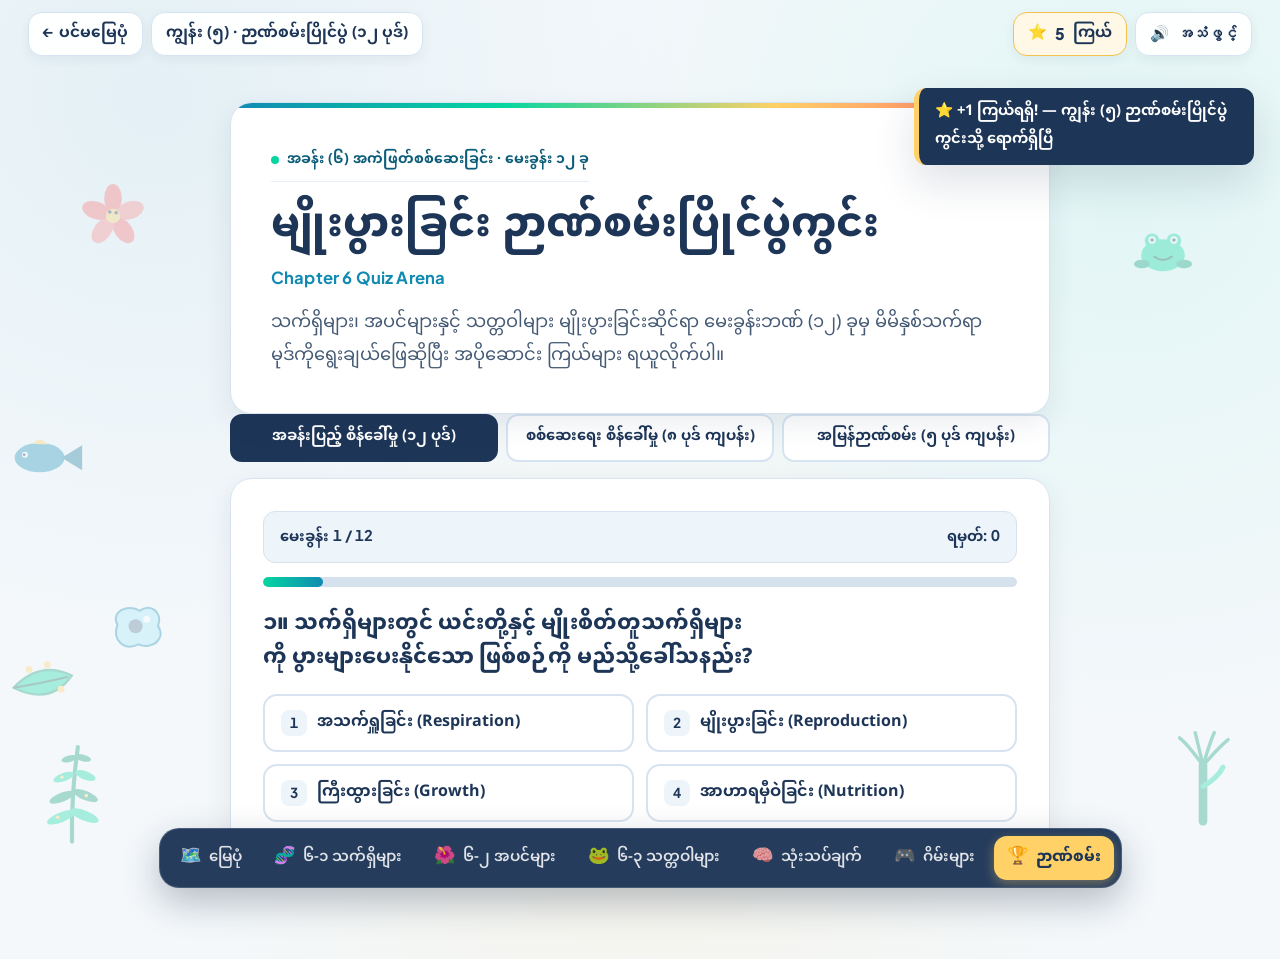
<file: quiz.html>
<!doctype html>
<html lang="my">
  <head>
    <meta charset="UTF-8" />
    <meta name="viewport" content="width=device-width, initial-scale=1.0, viewport-fit=cover" />
    <title>ဉာဏ်စမ်းပြိုင်ပွဲကွင်း — အခန်း (၆)</title>
    <meta name="description" content="Grade 6 Science Chapter 6 interactive 12-question Quiz Arena with multiple modes, sound effects, and confetti celebration." />
    <link rel="stylesheet" href="./style.css" />
  </head>
  <body data-page="quiz">
    <canvas id="confetti-canvas" aria-hidden="true"></canvas>

    <!-- Floating Corner HUD -->
    <div class="hud-overlay">
      <div class="hud-inner">
        <div class="hud-group">
          <a href="./map.html" class="hud-badge">← ပင်မမြေပုံ</a>
          <div class="hud-badge">ကျွန်း (၅) · ဉာဏ်စမ်းပြိုင်ပွဲ (၁၂ ပုဒ်)</div>
        </div>
        <div class="hud-group">
          <div class="hud-badge hud-badge--stars">
            <span aria-hidden="true">⭐</span>
            <span id="hud-star-count" class="hud-star-count">0</span>
            <span>ကြယ်</span>
          </div>
          <button type="button" id="hud-sound-toggle" class="hud-badge hud-badge--sound" aria-pressed="false">
            <span class="sound-icon" aria-hidden="true">🔊</span>
            <span class="sound-label">အသံဖွင့်</span>
          </button>
        </div>
      </div>
    </div>

    <main class="page-shell">
      <section class="hero-card quiz-shell">
        <span class="chapter-tag">အခန်း (၆) အကဲဖြတ်စစ်ဆေးခြင်း · မေးခွန်း ၁၂ ခု</span>
        <h1>
          မျိုးပွားခြင်း ဉာဏ်စမ်းပြိုင်ပွဲကွင်း
          <span class="en-sub">Chapter 6 Quiz Arena</span>
        </h1>
        <p class="hero-lead">
          သက်ရှိများ၊ အပင်များနှင့် သတ္တဝါများ မျိုးပွားခြင်းဆိုင်ရာ မေးခွန်းဘဏ် (၁၂) ခုမှ
          မိမိနှစ်သက်ရာ မုဒ်ကိုရွေးချယ်ဖြေဆိုပြီး အပိုဆောင်း ကြယ်များ ရယူလိုက်ပါ။
        </p>
      </section>

      <section class="section-block quiz-shell">
        <div class="quiz-mode-bar" role="group" aria-label="ဉာဏ်စမ်းမုဒ်ရွေးချယ်ရန်">
          <button type="button" class="quiz-mode-btn is-active" data-quiz-mode="full12">
            အခန်းပြည့် စိန်ခေါ်မှု (၁၂ ပုဒ်)
          </button>
          <button type="button" class="quiz-mode-btn" data-quiz-mode="medium8">
            စစ်ဆေးရေး စိန်ခေါ်မှု (၈ ပုဒ် ကျပန်း)
          </button>
          <button type="button" class="quiz-mode-btn" data-quiz-mode="quick5">
            အမြန်ဉာဏ်စမ်း (၅ ပုဒ် ကျပန်း)
          </button>
        </div>
        <div id="quiz-arena" class="quiz-card" aria-live="polite"></div>
      </section>
    </main>

    <!-- Floating Bottom Dock -->
    <div class="bottom-dock-wrap">
      <nav class="bottom-dock" aria-label="ကျွန်းများပြောင်းရန်">
        <a href="./map.html" class="dock-item">
          <span class="dock-icon" aria-hidden="true">🗺️</span><span>မြေပုံ</span>
        </a>
        <a href="./living-things.html" class="dock-item">
          <span class="dock-icon" aria-hidden="true">🧬</span><span>၆-၁ သက်ရှိများ</span>
        </a>
        <a href="./plants.html" class="dock-item">
          <span class="dock-icon" aria-hidden="true">🌺</span><span>၆-၂ အပင်များ</span>
        </a>
        <a href="./animals.html" class="dock-item">
          <span class="dock-icon" aria-hidden="true">🐸</span><span>၆-၃ သတ္တဝါများ</span>
        </a>
        <a href="./review.html" class="dock-item">
          <span class="dock-icon" aria-hidden="true">🧠</span><span>သုံးသပ်ချက်</span>
        </a>
        <a href="./games.html" class="dock-item">
          <span class="dock-icon" aria-hidden="true">🎮</span><span>ဂိမ်းများ</span>
        </a>
        <a href="./quiz.html" class="dock-item is-active" aria-current="page">
          <span class="dock-icon" aria-hidden="true">🏆</span><span>ဉာဏ်စမ်း</span>
        </a>
      </nav>
    </div>

    <script defer src="./app.js"></script>
  </body>
</html>
</file>
<file: style.css>
@import url('https://fonts.googleapis.com/css2?family=Noto+Sans+Myanmar:wght@400;500;600;700;800&family=Padauk:wght@400;700&family=Plus+Jakarta+Sans:wght@500;600;700;800&display=swap');

:root {
  --bg-canvas: #F4F8FB;
  --bg-surface: #FFFFFF;
  --bg-soft: #EDF4FA;
  --bg-warm: #FFFDF6;
  --ink: #1D3557;
  --ink-muted: #455A75;
  --ink-light: #647B96;
  --coral: #FF6B6B;
  --coral-soft: #FFF0F0;
  --teal: #06D6A0;
  --teal-dark: #049A73;
  --teal-soft: #E9FBF5;
  --amber: #FFD166;
  --amber-soft: #FFF8E6;
  --ocean: #118AB2;
  --ocean-soft: #E8F6FA;
  --border: #D7E3F0;
  --shadow-sm: 0 4px 12px rgba(29, 53, 87, 0.06);
  --shadow-md: 0 10px 28px rgba(29, 53, 87, 0.09);
  --shadow-lg: 0 18px 42px rgba(29, 53, 87, 0.14);
  --radius-sm: 10px;
  --radius-md: 16px;
  --radius-lg: 22px;
  --font-mm: 'Noto Sans Myanmar', 'Padauk', 'Plus Jakarta Sans', system-ui, -apple-system, sans-serif;
  --font-en: 'Plus Jakarta Sans', 'Noto Sans Myanmar', sans-serif;
}

*,
*::before,
*::after {
  box-sizing: border-box;
}

html {
  scroll-behavior: smooth;
  -webkit-text-size-adjust: 100%;
}

body {
  margin: 0;
  padding: 0;
  font-family: var(--font-mm);
  font-size: clamp(0.98rem, 0.45vw + 0.88rem, 1.125rem);
  line-height: 1.92;
  color: var(--ink);
  background-color: var(--bg-canvas);
  background-image:
    radial-gradient(circle at 12% 10%, rgba(17, 138, 178, 0.07) 0%, transparent 38%),
    radial-gradient(circle at 88% 18%, rgba(6, 214, 160, 0.08) 0%, transparent 40%),
    radial-gradient(circle at 50% 85%, rgba(255, 209, 102, 0.10) 0%, transparent 45%);
  min-height: 100vh;
  overflow-x: hidden;
  padding-bottom: calc(104px + env(safe-area-inset-bottom, 0px));
}

/* Burmese Typography Safeguards */
h1, h2, h3, h4, p, li, label, button, a, span, td, th {
  line-height: 1.88;
}

h1, h2, h3, h4 {
  margin: 0;
  font-weight: 800;
  color: var(--ink);
  letter-spacing: 0;
  text-wrap: balance;
  padding-top: 2px;
  padding-bottom: 2px;
}

h1 {
  font-size: clamp(1.55rem, 2.8vw + 0.72rem, 2.55rem);
  line-height: 1.52;
}

h2 {
  font-size: clamp(1.24rem, 1.8vw + 0.58rem, 1.82rem);
  line-height: 1.58;
}

h3 {
  font-size: clamp(1.06rem, 1.1vw + 0.54rem, 1.32rem);
  line-height: 1.62;
}

p {
  margin: 0 0 0.95rem 0;
}

.en-term {
  font-family: var(--font-en);
  font-weight: 700;
  font-variant-numeric: tabular-nums;
}

.en-sub {
  display: block;
  margin-top: 4px;
  font-family: var(--font-en);
  font-size: clamp(0.88rem, 0.4vw + 0.78rem, 1.04rem);
  font-weight: 700;
  color: var(--ocean);
  letter-spacing: 0.01em;
}

.en-inline-muted {
  font-family: var(--font-en);
  font-size: 0.88em;
  font-weight: 600;
  color: var(--ink-muted);
}

/* Focus Accessibility */
:focus-visible {
  outline: 3px solid var(--ocean);
  outline-offset: 3px;
}

/* Container */
.page-shell {
  position: relative;
  z-index: 2;
  width: min(1220px, 100% - clamp(24px, 4vw, 64px));
  margin: 0 auto;
  padding-top: clamp(82px, 9vw, 102px);
}

/* Floating Corner HUD (NO traditional top navbar) */
.hud-overlay {
  position: fixed;
  top: max(12px, env(safe-area-inset-top, 12px));
  left: 0;
  right: 0;
  z-index: 60;
  pointer-events: none;
  padding: 0 clamp(12px, 3vw, 28px);
}

.hud-inner {
  max-width: 1280px;
  margin: 0 auto;
  display: flex;
  align-items: center;
  justify-content: space-between;
  flex-wrap: wrap;
  gap: 8px;
}

.hud-group {
  display: flex;
  align-items: center;
  flex-wrap: wrap;
  gap: 8px;
  pointer-events: auto;
}

.hud-badge {
  display: inline-flex;
  align-items: center;
  gap: 8px;
  min-height: 44px;
  padding: 6px 14px;
  background: rgba(255, 255, 255, 0.94);
  backdrop-filter: blur(10px);
  -webkit-backdrop-filter: blur(10px);
  border: 1.5px solid var(--border);
  border-radius: 14px;
  box-shadow: var(--shadow-sm);
  color: var(--ink);
  font-weight: 700;
  font-size: clamp(0.84rem, 0.4vw + 0.74rem, 0.96rem);
  text-decoration: none;
  cursor: pointer;
  transition: transform 0.18s ease, border-color 0.18s ease, box-shadow 0.18s ease;
}

.hud-badge:hover {
  transform: translateY(-1px);
  border-color: var(--ocean);
  box-shadow: var(--shadow-md);
}

.hud-badge--stars {
  background: var(--amber-soft);
  border-color: #F3C24F;
  color: var(--ink);
  font-variant-numeric: tabular-nums;
}

.hud-badge--sound {
  min-width: 44px;
  justify-content: center;
}

.hud-badge--sound[aria-pressed="true"] {
  background: var(--coral-soft);
  border-color: var(--coral);
  color: #9E2424;
}

.hud-star-count {
  font-family: var(--font-en);
  font-weight: 800;
  font-size: 1.05em;
}

/* Floating Bottom Dock */
.bottom-dock-wrap {
  position: fixed;
  bottom: 0;
  left: 0;
  right: 0;
  z-index: 65;
  pointer-events: none;
  padding: 10px clamp(10px, 2.5vw, 24px) max(12px, env(safe-area-inset-bottom, 12px));
  display: flex;
  justify-content: center;
}

.bottom-dock {
  pointer-events: auto;
  display: flex;
  align-items: center;
  gap: 6px;
  max-width: 100%;
  padding: 7px;
  background: rgba(29, 53, 87, 0.96);
  backdrop-filter: blur(14px);
  -webkit-backdrop-filter: blur(14px);
  border: 1px solid rgba(255, 255, 255, 0.16);
  border-radius: 20px;
  box-shadow: 0 14px 36px rgba(17, 34, 58, 0.28);
  overflow-x: auto;
  -webkit-overflow-scrolling: touch;
  scrollbar-width: none;
}

.bottom-dock::-webkit-scrollbar {
  display: none;
}

.dock-item {
  flex: 0 0 auto;
  display: inline-flex;
  align-items: center;
  gap: 7px;
  min-height: 44px;
  padding: 6px 13px;
  border-radius: 13px;
  color: rgba(255, 255, 255, 0.86);
  text-decoration: none;
  font-size: clamp(0.82rem, 0.35vw + 0.72rem, 0.94rem);
  font-weight: 600;
  white-space: nowrap;
  transition: background-color 0.18s ease, color 0.18s ease, transform 0.18s ease;
}

.dock-item:hover {
  background: rgba(255, 255, 255, 0.14);
  color: #FFFFFF;
}

.dock-item.is-active {
  background: var(--amber);
  color: var(--ink);
  font-weight: 800;
  box-shadow: 0 4px 12px rgba(255, 209, 102, 0.35);
}

.dock-icon {
  font-size: 1.15em;
  line-height: 1;
}

/* Hero Banner */
.hero-card {
  background: var(--bg-surface);
  border: 1.5px solid var(--border);
  border-radius: var(--radius-lg);
  padding: clamp(22px, 3.6vw, 40px);
  box-shadow: var(--shadow-md);
  position: relative;
  overflow: hidden;
  margin-bottom: clamp(26px, 3.6vw, 40px);
}

.hero-card::before {
  content: "";
  position: absolute;
  top: 0;
  left: 0;
  right: 0;
  height: 5px;
  background: linear-gradient(90deg, var(--ocean), var(--teal), var(--amber), var(--coral));
}

.chapter-tag {
  display: inline-flex;
  align-items: center;
  gap: 8px;
  padding: 0 0 8px 0;
  border-bottom: 1.5px solid #E5EEF6;
  color: #0B5D7A;
  font-weight: 700;
  font-size: 0.88rem;
  margin-bottom: 12px;
}

.chapter-tag::before {
  content: "";
  width: 8px;
  height: 8px;
  border-radius: 50%;
  background: var(--teal);
  flex-shrink: 0;
}

.hero-lead {
  color: var(--ink-muted);
  font-size: clamp(0.98rem, 0.45vw + 0.88rem, 1.12rem);
  max-width: 72ch;
  margin-top: 10px;
  margin-bottom: 0;
}

.hero-meta-row {
  display: flex;
  flex-wrap: wrap;
  align-items: center;
  justify-content: space-between;
  gap: 14px;
  margin-top: 20px;
  padding-top: 18px;
  border-top: 1px solid #EAF0F7;
}

.hero-actions {
  display: flex;
  flex-wrap: wrap;
  align-items: center;
  gap: 10px;
}

.progress-strip {
  display: flex;
  align-items: center;
  gap: 12px;
  flex-wrap: wrap;
  background: var(--bg-soft);
  border: 1px solid var(--border);
  border-radius: 12px;
  padding: 10px 16px;
  font-size: 0.92rem;
  font-weight: 700;
}

.progress-bar-track {
  width: clamp(120px, 20vw, 210px);
  height: 10px;
  border-radius: 999px;
  background: #D5E2EE;
  overflow: hidden;
}

.progress-bar-fill {
  height: 100%;
  width: 0%;
  border-radius: 999px;
  background: linear-gradient(90deg, var(--teal), var(--ocean));
  transition: width 0.35s ease;
}

/* Section Headings & Cards */
.section-block {
  margin-bottom: clamp(32px, 4.4vw, 52px);
}

.section-header {
  display: flex;
  align-items: flex-end;
  justify-content: space-between;
  flex-wrap: wrap;
  gap: 14px;
  margin-bottom: 20px;
  padding-left: 14px;
  border-left: 4px solid var(--ocean);
}

.section-kicker {
  display: block;
  font-size: 0.82rem;
  font-weight: 800;
  color: var(--ocean);
  margin-bottom: 2px;
}

.section-sub {
  color: var(--ink-muted);
  margin: 4px 0 0 0;
  font-size: 0.95rem;
  max-width: 68ch;
}

.card-grid {
  display: grid;
  grid-template-columns: repeat(auto-fit, minmax(min(100%, 290px), 1fr));
  gap: clamp(16px, 2.2vw, 24px);
}

.card-grid--two {
  display: grid;
  grid-template-columns: repeat(auto-fit, minmax(min(100%, 330px), 1fr));
  gap: clamp(16px, 2.2vw, 24px);
}

.surface-card {
  background: var(--bg-surface);
  border: 1.5px solid var(--border);
  border-radius: var(--radius-md);
  padding: clamp(18px, 2.5vw, 26px);
  box-shadow: var(--shadow-sm);
  display: flex;
  flex-direction: column;
  gap: 12px;
  transition: transform 0.2s ease, box-shadow 0.2s ease, border-color 0.2s ease;
}

.surface-card:hover {
  box-shadow: var(--shadow-md);
}

.surface-card--top-ocean { border-top: 5px solid var(--ocean); }
.surface-card--top-teal { border-top: 5px solid var(--teal); }
.surface-card--top-coral { border-top: 5px solid var(--coral); }
.surface-card--top-amber { border-top: 5px solid var(--amber); }

/* Interactive Buttons */
.btn {
  display: inline-flex;
  align-items: center;
  justify-content: center;
  gap: 8px;
  min-height: 44px;
  padding: 9px 18px;
  border-radius: 12px;
  border: 1.5px solid transparent;
  font-family: var(--font-mm);
  font-size: clamp(0.9rem, 0.35vw + 0.82rem, 1rem);
  font-weight: 700;
  cursor: pointer;
  text-decoration: none;
  transition: transform 0.16s ease, background-color 0.16s ease, box-shadow 0.16s ease, border-color 0.16s ease;
}

.btn:active {
  transform: scale(0.98);
}

.btn-primary {
  background: var(--ocean);
  color: #FFFFFF;
}
.btn-primary:hover {
  background: #0D7294;
}

.btn-teal {
  background: var(--teal);
  color: var(--ink);
}
.btn-teal:hover {
  background: #05BE8E;
}

.btn-amber {
  background: var(--amber);
  color: var(--ink);
}
.btn-amber:hover {
  background: #F6C34D;
}

.btn-coral {
  background: var(--coral);
  color: #FFFFFF;
}
.btn-coral:hover {
  background: #EB5454;
}

.btn-outline {
  background: var(--bg-surface);
  border-color: var(--border);
  color: var(--ink);
}
.btn-outline:hover {
  border-color: var(--ocean);
  background: var(--ocean-soft);
}

.btn-outline.is-active {
  background: var(--ink);
  color: #FFFFFF;
  border-color: var(--ink);
}

/* World Map Adventure SVG Hub */
.map-stage {
  background: linear-gradient(180deg, #E2F4FC 0%, #D4F1EC 100%);
  border: 2px solid #C2DFEE;
  border-radius: var(--radius-lg);
  padding: clamp(12px, 2vw, 22px);
  box-shadow: var(--shadow-md);
  margin-bottom: clamp(22px, 3vw, 32px);
}

.map-svg {
  width: 100%;
  height: auto;
  display: block;
  border-radius: 14px;
}

.map-island-link {
  cursor: pointer;
  transition: transform 0.22s ease;
  transform-box: fill-box;
  transform-origin: center;
}

.map-island-link:hover,
.map-island-link:focus-visible {
  transform: scale(1.045);
}

.portal-card {
  background: var(--bg-surface);
  border: 1.5px solid var(--border);
  border-radius: var(--radius-md);
  padding: clamp(18px, 2.4vw, 24px);
  text-decoration: none;
  color: var(--ink);
  box-shadow: var(--shadow-sm);
  display: flex;
  flex-direction: column;
  gap: 14px;
  transition: transform 0.2s ease, box-shadow 0.2s ease, border-color 0.2s ease;
}

.portal-card:hover {
  transform: translateY(-4px);
  box-shadow: var(--shadow-lg);
  border-color: var(--ocean);
}

.portal-card-head {
  display: flex;
  align-items: flex-start;
  justify-content: space-between;
  gap: 14px;
}

.portal-card-title-group {
  display: flex;
  align-items: center;
  gap: 14px;
  min-width: 0;
}

.portal-icon-box {
  width: 50px;
  height: 50px;
  flex-shrink: 0;
  border-radius: 14px;
  display: grid;
  place-items: center;
  font-size: 1.5rem;
}

.portal-page-ref {
  font-size: 0.8rem;
  font-weight: 700;
  color: var(--ocean);
  margin-bottom: 2px;
}

.portal-card p {
  margin: 0;
  font-size: 0.94rem;
  line-height: 1.82;
}

.portal-cta {
  display: flex;
  align-items: center;
  justify-content: space-between;
  gap: 8px;
  font-weight: 800;
  font-size: 0.92rem;
  color: var(--ocean);
  margin-top: auto;
  padding-top: 12px;
  border-top: 1px solid #EDF3F9;
}

/* Specimen / Interactive Cards */
.specimen-card {
  background: var(--bg-surface);
  border: 1.5px solid var(--border);
  border-radius: var(--radius-md);
  padding: clamp(16px, 2.2vw, 22px);
  box-shadow: var(--shadow-sm);
  display: flex;
  flex-direction: column;
  gap: 12px;
}

.specimen-card p {
  margin: 0;
  font-size: 0.94rem;
}

.specimen-card .btn {
  margin-top: auto;
  align-self: flex-start;
}

.specimen-visual {
  width: 100%;
  aspect-ratio: 16 / 10;
  background: var(--bg-soft);
  border-radius: 12px;
  display: grid;
  place-items: center;
  padding: 10px;
  overflow: hidden;
}

.specimen-visual svg {
  width: 100%;
  height: 100%;
  max-height: 170px;
}

.type-label {
  display: inline-block;
  padding: 3px 10px;
  border-radius: 6px;
  font-size: 0.8rem;
  font-weight: 800;
  align-self: flex-start;
}

.type-label--sexual {
  background: var(--coral-soft);
  color: #A62626;
}

.type-label--asexual {
  background: var(--teal-soft);
  color: #046B50;
}

.type-label--vegetative {
  background: var(--amber-soft);
  color: #7D5300;
}

.reveal-box {
  margin-top: 6px;
  padding: 14px 16px;
  border-radius: 12px;
  background: var(--bg-soft);
  border: 1px solid var(--border);
  border-left: 4px solid var(--teal);
  font-size: 0.94rem;
}

.reveal-box[hidden] {
  display: none;
}

/* Plants Page: Flower Lab (Responsive Vertical < 820px, Side-by-Side >= 820px) */
.flower-lab {
  display: grid;
  grid-template-columns: 1fr;
  gap: clamp(16px, 2.5vw, 26px);
  background: var(--bg-surface);
  border: 1.5px solid var(--border);
  border-radius: var(--radius-lg);
  padding: clamp(16px, 2.5vw, 26px);
  box-shadow: var(--shadow-md);
}

@media (min-width: 820px) {
  .flower-lab {
    grid-template-columns: minmax(320px, 1.1fr) minmax(280px, 0.9fr);
    align-items: start;
  }
}

.flower-canvas-box {
  background: linear-gradient(180deg, #F3FAFD 0%, #FFFFFF 100%);
  border: 1.5px solid var(--border);
  border-radius: var(--radius-md);
  padding: 12px;
}

.flower-svg {
  width: 100%;
  height: auto;
  display: block;
}

.flower-hotspot {
  cursor: pointer;
  transition: transform 0.2s ease, filter 0.2s ease;
  transform-box: fill-box;
  transform-origin: center;
}

.flower-hotspot:hover,
.flower-hotspot:focus-visible,
.flower-hotspot.is-selected {
  filter: drop-shadow(0 0 8px rgba(17, 138, 178, 0.55));
}

.flower-part-pills {
  display: flex;
  flex-wrap: wrap;
  gap: 8px;
  margin-top: 12px;
}

.flower-info-panel {
  background: var(--bg-warm);
  border: 1.5px solid #EFE3BE;
  border-radius: var(--radius-md);
  padding: clamp(16px, 2vw, 22px);
  display: flex;
  flex-direction: column;
  gap: 12px;
}

.process-flow {
  display: flex;
  flex-wrap: wrap;
  align-items: center;
  gap: 8px;
  margin-top: 6px;
}

.flow-step {
  padding: 7px 12px;
  border-radius: 10px;
  background: var(--bg-surface);
  border: 1.5px solid var(--border);
  font-size: 0.88rem;
  font-weight: 700;
  transition: all 0.25s ease;
}

.flow-step.is-lit {
  background: var(--teal);
  border-color: var(--teal-dark);
  color: var(--ink);
  transform: translateY(-2px);
  box-shadow: 0 6px 14px rgba(6, 214, 160, 0.28);
}

/* 3D Flip Cards (Figure 6-4 Vegetative Propagation) */
.flip-grid {
  display: grid;
  grid-template-columns: repeat(auto-fit, minmax(min(100%, 240px), 1fr));
  gap: clamp(14px, 2vw, 20px);
}

.flip-card {
  display: block;
  width: 100%;
  perspective: 1100px;
  min-height: 270px;
  cursor: pointer;
  background: transparent;
  border: none;
  padding: 0;
  text-align: left;
  font-family: inherit;
}

.spore-frame {
  position: relative;
}

.fern-spore-dot {
  position: absolute;
  width: 11px;
  height: 11px;
  border-radius: 50%;
  background: radial-gradient(circle at 35% 35%, #FFD166, #9A5B00);
  box-shadow: 0 2px 6px rgba(0, 0, 0, 0.35);
  pointer-events: none;
  opacity: 0.9;
}

.flip-card-inner {
  position: relative;
  width: 100%;
  height: 100%;
  min-height: 270px;
  transition: transform 0.6s cubic-bezier(0.22, 1, 0.36, 1);
  transform-style: preserve-3d;
}

.flip-card.is-flipped .flip-card-inner {
  transform: rotateY(180deg);
}

.flip-face {
  position: absolute;
  inset: 0;
  backface-visibility: hidden;
  -webkit-backface-visibility: hidden;
  border-radius: var(--radius-md);
  border: 1.5px solid var(--border);
  padding: 18px;
  display: flex;
  flex-direction: column;
  justify-content: space-between;
  box-shadow: var(--shadow-sm);
}

.flip-face--front {
  background: var(--bg-surface);
}

.flip-face--back {
  background: linear-gradient(160deg, #E9FBF5 0%, #FFFFFF 100%);
  border-color: var(--teal);
  transform: rotateY(180deg);
}

.flip-svg-box {
  height: 120px;
  background: var(--bg-soft);
  border-radius: 12px;
  display: grid;
  place-items: center;
  padding: 8px;
}

.flip-svg-box svg {
  width: 100%;
  height: 100%;
}

/* Animals Filter Bar & Fertilization Simulator */
.filter-bar {
  display: flex;
  flex-wrap: wrap;
  gap: 10px;
  margin-bottom: 16px;
}

.animal-card.is-hidden {
  display: none;
}

.fert-sim-box {
  background: var(--bg-surface);
  border: 1.5px solid var(--border);
  border-radius: var(--radius-lg);
  padding: clamp(16px, 2.6vw, 28px);
  box-shadow: var(--shadow-md);
}

.fert-stage {
  position: relative;
  width: 100%;
  min-height: 210px;
  border-radius: var(--radius-md);
  border: 1.5px solid var(--border);
  overflow: hidden;
  display: flex;
  align-items: center;
  justify-content: center;
  padding: 20px;
  margin: 14px 0;
  transition: background 0.35s ease;
}

.fert-stage--external {
  background: linear-gradient(180deg, #CBEFFB 0%, #8FD3EC 100%);
}

.fert-stage--internal {
  background: linear-gradient(180deg, #FFE8EA 0%, #FFD0D5 100%);
}

.gamete-track {
  position: relative;
  width: 100%;
  max-width: 680px;
  height: 140px;
  display: flex;
  align-items: center;
  justify-content: space-between;
}

.gamete-actor {
  position: absolute;
  top: 50%;
  transform: translate(-50%, -50%);
  display: flex;
  flex-direction: column;
  align-items: center;
  gap: 6px;
  transition: left 1.1s cubic-bezier(0.22, 1, 0.36, 1), opacity 0.4s ease, transform 0.5s ease;
}

.gamete-actor--sperm {
  left: 16%;
}

.gamete-actor--egg {
  left: 84%;
}

.fert-stage.is-merging .gamete-actor--sperm {
  left: 48%;
}

.fert-stage.is-merging .gamete-actor--egg {
  left: 52%;
}

.fert-stage.is-fertilized .gamete-actor--sperm,
.fert-stage.is-fertilized .gamete-actor--egg {
  left: 50%;
  opacity: 0;
  transform: translate(-50%, -50%) scale(0.4);
}

.zygote-result {
  position: absolute;
  left: 50%;
  top: 50%;
  transform: translate(-50%, -50%) scale(0.5);
  opacity: 0;
  display: flex;
  flex-direction: column;
  align-items: center;
  gap: 6px;
  pointer-events: none;
  transition: opacity 0.55s ease, transform 0.55s cubic-bezier(0.34, 1.56, 0.64, 1);
}

.fert-stage.is-fertilized .zygote-result {
  opacity: 1;
  transform: translate(-50%, -50%) scale(1);
}

.gamete-label {
  background: rgba(255, 255, 255, 0.92);
  padding: 2px 10px;
  border-radius: 8px;
  font-size: 0.84rem;
  font-weight: 800;
  color: var(--ink);
  white-space: nowrap;
}

/* Exercises & Interactive Classifiers */
.exercise-list {
  display: flex;
  flex-direction: column;
  gap: 14px;
}

.exercise-card {
  background: var(--bg-surface);
  border: 1.5px solid var(--border);
  border-radius: var(--radius-md);
  padding: clamp(14px, 2.2vw, 22px);
  box-shadow: var(--shadow-sm);
}

.classify-row {
  display: flex;
  flex-wrap: wrap;
  align-items: center;
  justify-content: space-between;
  gap: 10px;
  padding: 12px 0;
  border-bottom: 1px solid #E8EFF7;
}

.classify-row:last-child {
  border-bottom: none;
}

.classify-choices {
  display: flex;
  flex-wrap: wrap;
  gap: 8px;
}

.choice-chip {
  min-height: 44px;
  padding: 6px 13px;
  border-radius: 10px;
  border: 1.5px solid var(--border);
  background: var(--bg-surface);
  color: var(--ink);
  font-family: var(--font-mm);
  font-weight: 700;
  font-size: 0.9rem;
  cursor: pointer;
  transition: all 0.16s ease;
}

.choice-chip:hover {
  border-color: var(--ocean);
  background: var(--ocean-soft);
}

.choice-chip.is-correct {
  background: var(--teal);
  border-color: var(--teal-dark);
  color: var(--ink);
}

.choice-chip.is-wrong {
  background: var(--coral-soft);
  border-color: var(--coral);
  color: #9E2424;
}

/* Concept Map (review.html) */
.cmap-controls {
  display: flex;
  flex-wrap: wrap;
  align-items: center;
  justify-content: space-between;
  gap: 12px;
  margin-bottom: 18px;
}

.word-bank {
  background: var(--amber-soft);
  border: 1.5px solid #F3C24F;
  border-radius: var(--radius-md);
  padding: 14px 16px;
  margin-bottom: 18px;
}

.word-bank[hidden] {
  display: none;
}

.word-bank-items {
  display: flex;
  flex-wrap: wrap;
  gap: 8px;
  margin-top: 8px;
}

.word-token {
  min-height: 44px;
  padding: 6px 14px;
  border-radius: 10px;
  border: 1.5px solid #D8A534;
  background: #FFFFFF;
  color: var(--ink);
  font-family: var(--font-mm);
  font-weight: 700;
  cursor: pointer;
  transition: all 0.16s ease;
}

.word-token.is-selected {
  background: var(--ink);
  color: #FFFFFF;
  border-color: var(--ink);
}

.word-token.is-used {
  opacity: 0.42;
  pointer-events: none;
  text-decoration: line-through;
}

.cmap-tree {
  display: flex;
  flex-direction: column;
  gap: 18px;
}

.cmap-root {
  align-self: center;
  background: var(--ink);
  color: #FFFFFF;
  padding: 14px 28px;
  border-radius: 16px;
  font-weight: 800;
  font-size: clamp(1.12rem, 1vw + 0.9rem, 1.38rem);
  box-shadow: var(--shadow-md);
  text-align: center;
}

.cmap-branches {
  display: grid;
  grid-template-columns: 1fr;
  gap: 18px;
}

@media (min-width: 900px) {
  .cmap-branches {
    grid-template-columns: 1fr 1fr;
  }
}

.cmap-branch-box {
  background: var(--bg-surface);
  border: 1.5px solid var(--border);
  border-radius: var(--radius-lg);
  padding: clamp(14px, 2vw, 22px);
  box-shadow: var(--shadow-sm);
  display: flex;
  flex-direction: column;
  gap: 14px;
}

.cmap-branch-title {
  padding: 10px 16px;
  border-radius: 12px;
  font-weight: 800;
  text-align: center;
}

.cmap-branch-title--plants {
  background: var(--teal-soft);
  color: #046B50;
  border: 1.5px solid var(--teal);
}

.cmap-branch-title--animals {
  background: var(--ocean-soft);
  color: #0B5D7A;
  border: 1.5px solid var(--ocean);
}

.cmap-subgroups {
  display: flex;
  flex-direction: column;
  gap: 12px;
}

.cmap-row {
  display: grid;
  grid-template-columns: 1fr;
  gap: 8px;
  padding: 12px;
  border-radius: 12px;
  background: var(--bg-soft);
  border: 1px solid var(--border);
}

@media (min-width: 560px) {
  .cmap-row {
    grid-template-columns: repeat(3, minmax(0, 1fr));
    align-items: stretch;
  }
}

.cmap-row--split {
  display: flex;
  flex-direction: column;
  gap: 10px;
  padding: 12px;
  border-radius: 12px;
  background: var(--bg-soft);
  border: 1px solid var(--border);
}

.cmap-node {
  min-height: 48px;
  padding: 8px 12px;
  border-radius: 10px;
  border: 1.5px solid var(--border);
  background: #FFFFFF;
  color: var(--ink);
  font-family: var(--font-mm);
  font-weight: 700;
  font-size: 0.92rem;
  display: flex;
  align-items: center;
  justify-content: center;
  text-align: center;
}

.cmap-blank {
  min-height: 50px;
  padding: 8px 12px;
  border-radius: 10px;
  border: 2px dashed var(--ocean);
  background: #FFFFFF;
  color: var(--ocean);
  font-family: var(--font-mm);
  font-weight: 700;
  font-size: 0.92rem;
  cursor: pointer;
  display: flex;
  align-items: center;
  justify-content: center;
  text-align: center;
  transition: all 0.18s ease;
}

.cmap-blank:hover {
  background: var(--ocean-soft);
}

.cmap-blank.is-revealed {
  border-style: solid;
  border-color: var(--teal-dark);
  background: var(--teal-soft);
  color: #035941;
}

/* Quiz Arena (quiz.html) */
.quiz-shell {
  max-width: 820px;
  margin: 0 auto;
}

.quiz-card {
  background: var(--bg-surface);
  border: 1.5px solid var(--border);
  border-radius: var(--radius-lg);
  padding: clamp(18px, 3vw, 32px);
  box-shadow: var(--shadow-md);
}

.quiz-options {
  display: grid;
  grid-template-columns: repeat(auto-fit, minmax(min(100%, 260px), 1fr));
  gap: 12px;
  margin-top: 16px;
}

.quiz-option {
  min-height: 54px;
  padding: 12px 16px;
  border-radius: 14px;
  border: 2px solid var(--border);
  background: var(--bg-surface);
  color: var(--ink);
  font-family: var(--font-mm);
  font-size: 1rem;
  font-weight: 700;
  text-align: left;
  cursor: pointer;
  display: flex;
  align-items: center;
  gap: 10px;
  transition: all 0.18s ease;
}

.quiz-option:hover:not(:disabled) {
  border-color: var(--ocean);
  background: var(--ocean-soft);
  transform: translateY(-2px);
}

.quiz-option.is-correct {
  background: var(--teal-soft);
  border-color: var(--teal-dark);
  color: #035941;
}

.quiz-option.is-wrong {
  background: var(--coral-soft);
  border-color: var(--coral);
  color: #9E2424;
}

.quiz-feedback {
  margin-top: 16px;
  padding: 14px 16px;
  border-radius: 12px;
  font-weight: 600;
}

.quiz-feedback--ok {
  background: var(--teal-soft);
  border: 1px solid var(--teal);
  color: #035941;
}

.quiz-feedback--err {
  background: var(--coral-soft);
  border: 1px solid var(--coral);
  color: #9E2424;
}

/* Toast Notification */
.toast-container {
  position: fixed;
  top: clamp(72px, 10vh, 88px);
  right: clamp(12px, 3vw, 26px);
  z-index: 80;
  display: flex;
  flex-direction: column;
  gap: 8px;
  pointer-events: none;
  max-width: min(340px, calc(100vw - 24px));
}

.toast-item {
  background: var(--ink);
  color: #FFFFFF;
  padding: 10px 16px;
  border-radius: 12px;
  border-left: 5px solid var(--amber);
  box-shadow: var(--shadow-lg);
  font-size: 0.92rem;
  font-weight: 700;
  animation: toastSlide 0.25s ease forwards;
}

@keyframes toastSlide {
  from {
    opacity: 0;
    transform: translateY(-8px) scale(0.97);
  }
  to {
    opacity: 1;
    transform: translateY(0) scale(1);
  }
}

/* Confetti Canvas */
#confetti-canvas {
  position: fixed;
  inset: 0;
  width: 100%;
  height: 100%;
  pointer-events: none;
  z-index: 90;
}

/* Utility */
.mt-1 { margin-top: 8px; }
.mt-2 { margin-top: 16px; }
.mt-3 { margin-top: 24px; }
.muted-text { color: var(--ink-muted); }

/* Textbook Authentic Photos, Diagrams & Activities */
.specimen-photo {
  width: 100%;
  height: 100%;
  object-fit: cover;
  border-radius: 10px;
  display: block;
}

.specimen-photo--contain {
  object-fit: contain;
  background: #FFFFFF;
}

.figure-card {
  background: var(--bg-surface);
  border: 1.5px solid var(--border);
  border-radius: var(--radius-md);
  padding: clamp(14px, 2vw, 22px);
  box-shadow: var(--shadow-sm);
  display: flex;
  flex-direction: column;
  gap: 10px;
}

.figure-frame {
  background: #FFFFFF;
  border: 1px solid var(--border);
  border-radius: 12px;
  padding: 10px;
  display: flex;
  align-items: center;
  justify-content: center;
  overflow: hidden;
}

.figure-frame img {
  max-width: 100%;
  height: auto;
  display: block;
  border-radius: 8px;
}

.figure-caption {
  font-size: 0.92rem;
  font-weight: 700;
  color: var(--ink-muted);
  text-align: center;
  margin: 0;
}

.activity-box {
  background: linear-gradient(135deg, #FFFDF7 0%, #FFF8E3 100%);
  border: 1.5px solid #F0CA65;
  border-left: 5px solid var(--amber);
  border-radius: var(--radius-md);
  padding: clamp(18px, 2.4vw, 24px);
  box-shadow: var(--shadow-sm);
  display: flex;
  flex-direction: column;
  gap: 10px;
}

.activity-box h3 {
  color: #6B4600;
  margin: 0;
}

.activity-box p {
  margin: 0;
}

.activity-box .btn {
  align-self: flex-start;
  margin-top: 4px;
}

.item-kicker {
  display: inline-block;
  font-size: 0.8rem;
  font-weight: 800;
  color: #9A6400;
  letter-spacing: 0.01em;
}

.exercise-card {
  background: var(--bg-surface);
  border: 1.5px solid var(--border);
  border-radius: var(--radius-md);
  padding: clamp(18px, 2.4vw, 26px);
  box-shadow: var(--shadow-sm);
  display: flex;
  flex-direction: column;
  gap: 10px;
}

.exercise-card .btn {
  align-self: flex-start;
}

.thumb-inline {
  width: 78px;
  height: 58px;
  object-fit: cover;
  border-radius: 8px;
  border: 1px solid var(--border);
  flex-shrink: 0;
}

.classify-label-wrap {
  display: flex;
  align-items: center;
  gap: 12px;
}

/* Interactive Data Graphs & Charts */
.chart-grid {
  display: grid;
  grid-template-columns: repeat(auto-fit, minmax(min(100%, 320px), 1fr));
  gap: clamp(16px, 2.4vw, 24px);
}

.chart-card {
  background: var(--bg-surface);
  border: 1.5px solid var(--border);
  border-radius: var(--radius-lg);
  padding: clamp(16px, 2.4vw, 24px);
  box-shadow: var(--shadow-md);
  display: flex;
  flex-direction: column;
  gap: 14px;
}

.bar-chart {
  display: flex;
  flex-direction: column;
  gap: 12px;
}

.bar-row {
  display: flex;
  flex-direction: column;
  gap: 5px;
}

.bar-row-head {
  display: flex;
  justify-content: space-between;
  align-items: baseline;
  gap: 8px;
  font-size: 0.92rem;
  font-weight: 700;
}

.bar-track {
  width: 100%;
  height: 16px;
  background: var(--bg-soft);
  border-radius: 999px;
  overflow: hidden;
  border: 1px solid var(--border);
}

.bar-fill {
  height: 100%;
  border-radius: 999px;
  transition: width 0.55s cubic-bezier(0.22, 1, 0.36, 1);
}

.donut-layout {
  display: flex;
  flex-wrap: wrap;
  align-items: center;
  justify-content: center;
  gap: 20px;
}

.donut-svg {
  width: 190px;
  height: 190px;
  flex-shrink: 0;
}

.chart-legend {
  display: flex;
  flex-direction: column;
  gap: 8px;
  min-width: 200px;
  flex: 1;
}

.legend-item {
  display: flex;
  align-items: center;
  justify-content: space-between;
  gap: 10px;
  font-size: 0.92rem;
  font-weight: 700;
}

.legend-swatch {
  width: 14px;
  height: 14px;
  border-radius: 4px;
  display: inline-block;
  flex-shrink: 0;
}

/* Textbook Page Previews & Syllabus Grid */
.pages-thumb-grid {
  display: grid;
  grid-template-columns: repeat(auto-fit, minmax(min(100%, 170px), 1fr));
  gap: 14px;
}

.page-thumb-btn {
  background: var(--bg-surface);
  border: 1.5px solid var(--border);
  border-radius: 14px;
  padding: 10px;
  cursor: pointer;
  display: flex;
  flex-direction: column;
  gap: 8px;
  align-items: center;
  font-family: var(--font-mm);
  font-weight: 700;
  color: var(--ink);
  box-shadow: var(--shadow-sm);
  transition: transform 0.18s ease, border-color 0.18s ease, box-shadow 0.18s ease;
}

.page-thumb-btn:hover {
  transform: translateY(-3px);
  border-color: var(--ocean);
  box-shadow: var(--shadow-md);
}

.page-thumb-btn img {
  width: 100%;
  aspect-ratio: 3 / 4;
  object-fit: cover;
  object-position: top;
  border-radius: 8px;
  border: 1px solid #E5EEF6;
}

.toc-grid {
  display: grid;
  grid-template-columns: repeat(auto-fit, minmax(min(100%, 270px), 1fr));
  gap: 14px;
}

.toc-item {
  background: var(--bg-surface);
  border: 1.5px solid var(--border);
  border-radius: 12px;
  padding: 14px 16px;
  display: flex;
  flex-direction: column;
  gap: 4px;
}

.toc-ch-num {
  font-size: 0.78rem;
  font-weight: 800;
  color: var(--ocean);
}

.toc-item strong {
  font-size: 0.98rem;
  color: var(--ink);
}

.toc-item--active {
  border-color: var(--ocean);
  background: var(--ocean-soft);
}

.pdf-frame {
  width: 100%;
  height: clamp(420px, 65vh, 680px);
  border: 1.5px solid var(--border);
  border-radius: 14px;
  background: #FFFFFF;
}

/* Lightbox Modal */
.lightbox-backdrop {
  position: fixed;
  inset: 0;
  z-index: 95;
  background: rgba(15, 29, 49, 0.78);
  backdrop-filter: blur(4px);
  display: flex;
  align-items: center;
  justify-content: center;
  padding: 16px;
}

.lightbox-backdrop[hidden] {
  display: none;
}

.lightbox-dialog {
  background: #FFFFFF;
  border-radius: 18px;
  max-width: min(920px, 100%);
  max-height: 92vh;
  padding: 16px;
  display: flex;
  flex-direction: column;
  gap: 12px;
  box-shadow: 0 24px 60px rgba(0, 0, 0, 0.35);
}

.lightbox-head {
  display: flex;
  align-items: center;
  justify-content: space-between;
  gap: 12px;
}

.lightbox-body {
  overflow: auto;
  display: flex;
  justify-content: center;
}

.lightbox-body img {
  max-width: 100%;
  height: auto;
  border-radius: 10px;
}

@media (max-width: 480px) {
  .hud-badge {
    padding: 5px 10px;
    font-size: 0.82rem;
  }
  .dock-item {
    padding: 6px 11px;
  }
}

/* ---------- Quiz Mode Selector & Streak ---------- */
.quiz-mode-bar {
  display: flex;
  flex-wrap: wrap;
  gap: 8px;
  margin-bottom: 16px;
}

.quiz-mode-btn {
  flex: 1 1 180px;
  min-height: 46px;
  padding: 8px 14px;
  border-radius: 12px;
  border: 2px solid var(--border);
  background: var(--bg-surface);
  color: var(--ink);
  font-family: var(--font-mm);
  font-weight: 700;
  font-size: 0.92rem;
  cursor: pointer;
  transition: all 0.18s ease;
}

.quiz-mode-btn:hover {
  border-color: var(--ocean);
  background: var(--ocean-soft);
}

.quiz-mode-btn.is-active {
  background: var(--ink);
  color: #FFFFFF;
  border-color: var(--ink);
}

.streak-pill {
  display: inline-flex;
  align-items: center;
  gap: 6px;
  padding: 4px 12px;
  border-radius: 999px;
  background: var(--amber-soft);
  border: 1.5px solid #E8B948;
  color: #7D5300;
  font-weight: 800;
  font-size: 0.88rem;
}

/* ---------- Games Arena (games.html) ---------- */
.games-tab-bar {
  display: grid;
  grid-template-columns: repeat(auto-fit, minmax(min(100%, 220px), 1fr));
  gap: 12px;
  margin-bottom: 20px;
}

.game-tab-btn {
  min-height: 62px;
  padding: 12px 16px;
  border-radius: var(--radius-md);
  border: 2px solid var(--border);
  background: var(--bg-surface);
  color: var(--ink);
  font-family: var(--font-mm);
  font-weight: 800;
  font-size: 0.98rem;
  cursor: pointer;
  display: flex;
  align-items: center;
  gap: 12px;
  text-align: left;
  box-shadow: var(--shadow-sm);
  transition: transform 0.18s ease, border-color 0.18s ease, background-color 0.18s ease;
}

.game-tab-btn:hover {
  transform: translateY(-2px);
  border-color: var(--ocean);
}

.game-tab-btn.is-active {
  background: var(--ink);
  color: #FFFFFF;
  border-color: var(--ink);
  box-shadow: var(--shadow-md);
}

.game-tab-btn.is-active .game-tab-sub {
  color: #CFE6FA;
}

.game-tab-icon {
  width: 42px;
  height: 42px;
  border-radius: 12px;
  background: var(--ocean-soft);
  display: grid;
  place-items: center;
  font-size: 1.35rem;
  flex-shrink: 0;
}

.game-tab-btn.is-active .game-tab-icon {
  background: rgba(255, 255, 255, 0.16);
}

.game-tab-sub {
  display: block;
  font-size: 0.8rem;
  font-weight: 600;
  color: var(--ink-muted);
}

.game-panel[hidden] {
  display: none;
}

.game-hud-bar {
  display: flex;
  flex-wrap: wrap;
  align-items: center;
  justify-content: space-between;
  gap: 10px;
  padding: 12px 16px;
  border-radius: 14px;
  background: var(--bg-soft);
  border: 1.5px solid var(--border);
  margin-bottom: 16px;
}

.game-stat-group {
  display: flex;
  flex-wrap: wrap;
  align-items: center;
  gap: 10px;
}

.game-stat-pill {
  display: inline-flex;
  align-items: center;
  gap: 6px;
  min-height: 38px;
  padding: 4px 12px;
  border-radius: 10px;
  background: #FFFFFF;
  border: 1.5px solid var(--border);
  font-weight: 800;
  font-size: 0.92rem;
}

/* Game 1: Speed Sort Classifier */
.sort-specimen-card {
  background: linear-gradient(135deg, #FFFFFF 0%, #F4FAFF 100%);
  border: 2px solid var(--ocean);
  border-radius: var(--radius-md);
  padding: clamp(16px, 2.5vw, 24px);
  display: flex;
  flex-wrap: wrap;
  align-items: center;
  justify-content: center;
  gap: 18px;
  text-align: center;
  box-shadow: var(--shadow-sm);
  transition: transform 0.2s ease, border-color 0.2s ease, background-color 0.2s ease;
}

.sort-specimen-card.is-ok {
  border-color: var(--teal-dark);
  background: var(--teal-soft);
}

.sort-specimen-card.is-err {
  border-color: var(--coral);
  background: var(--coral-soft);
}

.sort-specimen-img {
  width: clamp(100px, 18vw, 140px);
  height: clamp(86px, 15vw, 118px);
  object-fit: cover;
  border-radius: 12px;
  border: 1.5px solid var(--border);
  background: #FFFFFF;
}

.sort-buckets {
  display: grid;
  grid-template-columns: repeat(auto-fit, minmax(min(100%, 210px), 1fr));
  gap: 12px;
  margin-top: 16px;
}

.sort-bucket-btn {
  min-height: 76px;
  padding: 12px 16px;
  border-radius: var(--radius-md);
  border: 2px solid var(--border);
  background: var(--bg-surface);
  color: var(--ink);
  font-family: var(--font-mm);
  font-weight: 800;
  font-size: 1rem;
  cursor: pointer;
  display: flex;
  flex-direction: column;
  align-items: center;
  justify-content: center;
  gap: 4px;
  box-shadow: var(--shadow-sm);
  transition: transform 0.16s ease, border-color 0.16s ease, background-color 0.16s ease;
}

.sort-bucket-btn:hover:not(:disabled) {
  transform: translateY(-3px);
  border-color: var(--ocean);
  background: var(--ocean-soft);
}

.sort-bucket-btn:disabled {
  opacity: 0.6;
  cursor: not-allowed;
}

/* Game 2: Memory Match Pairs */
.memory-grid {
  display: grid;
  grid-template-columns: repeat(auto-fit, minmax(min(100%, 145px), 1fr));
  gap: 12px;
}

.memory-card {
  position: relative;
  min-height: 118px;
  perspective: 900px;
  cursor: pointer;
  user-select: none;
  -webkit-user-select: none;
}

.memory-card-inner {
  position: relative;
  width: 100%;
  min-height: 118px;
  transition: transform 0.45s cubic-bezier(0.22, 1, 0.36, 1);
  transform-style: preserve-3d;
}

.memory-card.is-flipped .memory-card-inner,
.memory-card.is-matched .memory-card-inner {
  transform: rotateY(180deg);
}

.memory-face {
  position: absolute;
  inset: 0;
  backface-visibility: hidden;
  -webkit-backface-visibility: hidden;
  border-radius: 14px;
  padding: 10px;
  display: flex;
  flex-direction: column;
  align-items: center;
  justify-content: center;
  text-align: center;
  border: 2px solid var(--border);
  box-shadow: var(--shadow-sm);
}

.memory-front {
  background: linear-gradient(135deg, var(--ocean) 0%, #0D6E8F 100%);
  color: #FFFFFF;
  border-color: #0B5D7A;
  font-weight: 800;
}

.memory-back {
  background: #FFFFFF;
  color: var(--ink);
  transform: rotateY(180deg);
  font-weight: 700;
  font-size: 0.92rem;
  line-height: 1.55;
}

.memory-card.is-matched .memory-back {
  background: var(--teal-soft);
  border-color: var(--teal-dark);
  color: #035941;
}

/* Game 3: Life Cycle Sequencer */
.seq-list {
  display: flex;
  flex-direction: column;
  gap: 10px;
}

.seq-step-card {
  background: var(--bg-surface);
  border: 2px solid var(--border);
  border-radius: 14px;
  padding: 12px 14px;
  display: flex;
  flex-wrap: wrap;
  align-items: center;
  justify-content: space-between;
  gap: 12px;
  box-shadow: var(--shadow-sm);
  transition: border-color 0.2s ease, background-color 0.2s ease;
}

.seq-step-card.is-selected {
  border-color: var(--ocean);
  background: var(--ocean-soft);
}

.seq-step-card.is-right {
  border-color: var(--teal-dark);
  background: var(--teal-soft);
}

.seq-step-card.is-wrong {
  border-color: var(--coral);
  background: var(--coral-soft);
}

.seq-step-main {
  display: flex;
  align-items: center;
  gap: 12px;
  flex: 1 1 240px;
  cursor: pointer;
}

.seq-num-badge {
  width: 34px;
  height: 34px;
  border-radius: 10px;
  background: var(--bg-soft);
  border: 1.5px solid var(--border);
  display: grid;
  place-items: center;
  font-weight: 800;
  flex-shrink: 0;
}

.seq-step-controls {
  display: flex;
  align-items: center;
  gap: 6px;
}

.seq-move-btn {
  min-width: 44px;
  min-height: 44px;
  border-radius: 10px;
  border: 1.5px solid var(--border);
  background: var(--bg-soft);
  color: var(--ink);
  font-weight: 800;
  font-size: 1rem;
  cursor: pointer;
  transition: background-color 0.16s ease, border-color 0.16s ease;
}

.seq-move-btn:hover:not(:disabled) {
  background: var(--ocean-soft);
  border-color: var(--ocean);
}

.seq-move-btn:disabled {
  opacity: 0.4;
  cursor: not-allowed;
}

/* ---------- Adventure Welcome Page (index.html — No Navbar / No Dock) ---------- */
.welcome-page {
  padding-bottom: 0;
  min-height: 100vh;
  display: flex;
  align-items: center;
  justify-content: center;
  padding: clamp(16px, 4vw, 40px);
  background-color: #E8F6FC;
  background-image:
    radial-gradient(circle at 14% 14%, rgba(17, 138, 178, 0.16) 0%, transparent 44%),
    radial-gradient(circle at 86% 20%, rgba(6, 214, 160, 0.15) 0%, transparent 46%),
    radial-gradient(circle at 50% 90%, rgba(255, 209, 102, 0.18) 0%, transparent 48%);
}

.welcome-shell {
  position: relative;
  z-index: 2;
  width: min(1140px, 100%);
  margin: 0 auto;
}

.welcome-adv-card {
  background: rgba(255, 255, 255, 0.96);
  border: 1.5px solid var(--border);
  border-radius: var(--radius-lg);
  padding: clamp(20px, 3.8vw, 44px);
  box-shadow: var(--shadow-lg);
  display: grid;
  grid-template-columns: minmax(280px, 480px) minmax(0, 1fr);
  gap: clamp(22px, 4vw, 46px);
  align-items: center;
}

@media (max-width: 880px) {
  .welcome-adv-card {
    grid-template-columns: 1fr;
  }
}

.welcome-art-col {
  display: flex;
  justify-content: center;
  align-items: center;
}

.welcome-adv-svg {
  width: 100%;
  height: auto;
  display: block;
  border-radius: 18px;
  border: 2px solid #C5E5F4;
  box-shadow: var(--shadow-md);
}

.adv-boat {
  animation: advBoatBob 3.4s ease-in-out infinite;
  transform-origin: center;
}

.adv-cloud {
  animation: advCloudDrift 6s ease-in-out infinite;
}

.adv-cloud-slow {
  animation: advCloudDrift 8.5s ease-in-out infinite reverse;
}

@keyframes advBoatBob {
  0%, 100% {
    transform: translateY(0px) rotate(0deg);
  }
  50% {
    transform: translateY(-6px) rotate(-1.5deg);
  }
}

@keyframes advCloudDrift {
  0%, 100% {
    transform: translateX(0px);
  }
  50% {
    transform: translateX(10px);
  }
}

@media (prefers-reduced-motion: reduce) {
  .adv-boat,
  .adv-cloud,
  .adv-cloud-slow {
    animation: none;
  }
}

.welcome-info-col {
  display: flex;
  flex-direction: column;
  gap: 14px;
}

.welcome-kicker {
  font-size: 0.92rem;
  font-weight: 700;
  color: var(--ocean);
  border-bottom: 1px solid var(--border);
  padding-bottom: 8px;
}

.welcome-main-title {
  font-size: clamp(1.72rem, 3vw + 0.8rem, 2.7rem);
  line-height: 1.48;
  text-wrap: balance;
  color: var(--ink);
}

.welcome-sub-title {
  display: block;
  margin-top: 4px;
  font-size: clamp(1.12rem, 1.4vw + 0.65rem, 1.55rem);
  color: var(--ocean);
  font-weight: 800;
}

.welcome-highlights {
  margin: 4px 0 2px 0;
  padding: 0;
  list-style: none;
  display: flex;
  flex-direction: column;
  gap: 10px;
}

.welcome-step {
  display: flex;
  align-items: flex-start;
  gap: 12px;
  padding: 10px 14px;
  border-radius: 12px;
  background: var(--bg-soft);
  border: 1px solid #E5EEF6;
}

.welcome-step-num {
  width: 30px;
  height: 30px;
  flex-shrink: 0;
  border-radius: 9px;
  background: var(--ink);
  color: #FFFFFF;
  font-family: var(--font-en);
  font-weight: 800;
  font-size: 0.84rem;
  display: grid;
  place-items: center;
  margin-top: 2px;
}

.welcome-step-body {
  display: flex;
  flex-direction: column;
  gap: 1px;
}

.welcome-step-title {
  font-weight: 800;
  font-size: 0.96rem;
  color: var(--ink);
}

.welcome-step-desc {
  font-size: 0.88rem;
  color: var(--ink-muted);
}

.welcome-actions {
  display: flex;
  flex-wrap: wrap;
  gap: 12px;
  margin-top: 6px;
}

.btn-adventure-start {
  background: linear-gradient(135deg, #118AB2 0%, #069C75 100%);
  color: #FFFFFF;
  border-color: #0D7395;
  box-shadow: 0 10px 24px rgba(17, 138, 178, 0.28);
}

.btn-adventure-start:hover {
  transform: translateY(-2px);
  box-shadow: 0 14px 28px rgba(17, 138, 178, 0.36);
}

.welcome-enter-btn {
  min-height: 56px;
  padding: 13px 28px;
  font-size: clamp(1rem, 0.5vw + 0.92rem, 1.14rem);
}

/* ---------- Ambient Animated Lesson Plants & Animals Background ---------- */
.ambient-lesson-bg {
  position: fixed;
  inset: 0;
  z-index: 0;
  pointer-events: none;
  overflow: hidden;
}

.ambient-sprite {
  position: absolute;
  opacity: 0.32;
  will-change: transform;
  user-select: none;
}

.ambient-sprite svg {
  width: 100%;
  height: auto;
  display: block;
}

.ambient-sprite--sway {
  animation: ambientSway 9s ease-in-out infinite;
  transform-origin: bottom center;
}

.ambient-sprite--glide-right {
  animation: ambientGlideRight 26s linear infinite;
}

.ambient-sprite--glide-left {
  animation: ambientGlideLeft 30s linear infinite;
}

.ambient-sprite--float {
  animation: ambientFloat 16s ease-in-out infinite;
}

.ambient-sprite--spore {
  opacity: 0.42;
  animation: ambientSporeRise 14s ease-in-out infinite;
}

@keyframes ambientSway {
  0%, 100% {
    transform: rotate(-4deg) translateY(0px);
  }
  50% {
    transform: rotate(5deg) translateY(-6px);
  }
}

@keyframes ambientGlideRight {
  0% {
    transform: translateX(-14vw) translateY(0px) rotate(-2deg);
  }
  25% {
    transform: translateX(22vw) translateY(-16px) rotate(2deg);
  }
  50% {
    transform: translateX(55vw) translateY(6px) rotate(-1deg);
  }
  75% {
    transform: translateX(85vw) translateY(-14px) rotate(2deg);
  }
  100% {
    transform: translateX(114vw) translateY(0px) rotate(-2deg);
  }
}

@keyframes ambientGlideLeft {
  0% {
    transform: translateX(112vw) translateY(0px) rotate(2deg);
  }
  25% {
    transform: translateX(76vw) translateY(14px) rotate(-2deg);
  }
  50% {
    transform: translateX(44vw) translateY(-12px) rotate(2deg);
  }
  75% {
    transform: translateX(12vw) translateY(10px) rotate(-2deg);
  }
  100% {
    transform: translateX(-16vw) translateY(0px) rotate(2deg);
  }
}

@keyframes ambientFloat {
  0%, 100% {
    transform: translate(0px, 0px) rotate(0deg);
  }
  33% {
    transform: translate(18px, -20px) rotate(8deg);
  }
  66% {
    transform: translate(-14px, 12px) rotate(-6deg);
  }
}

@keyframes ambientSporeRise {
  0%, 100% {
    transform: translateY(14px) translateX(0px) scale(0.95);
  }
  50% {
    transform: translateY(-28px) translateX(16px) scale(1.06);
  }
}

@media (prefers-reduced-motion: reduce) {
  .ambient-sprite--sway,
  .ambient-sprite--glide-right,
  .ambient-sprite--glide-left,
  .ambient-sprite--float,
  .ambient-sprite--spore {
    animation: none;
  }
}
</file>
